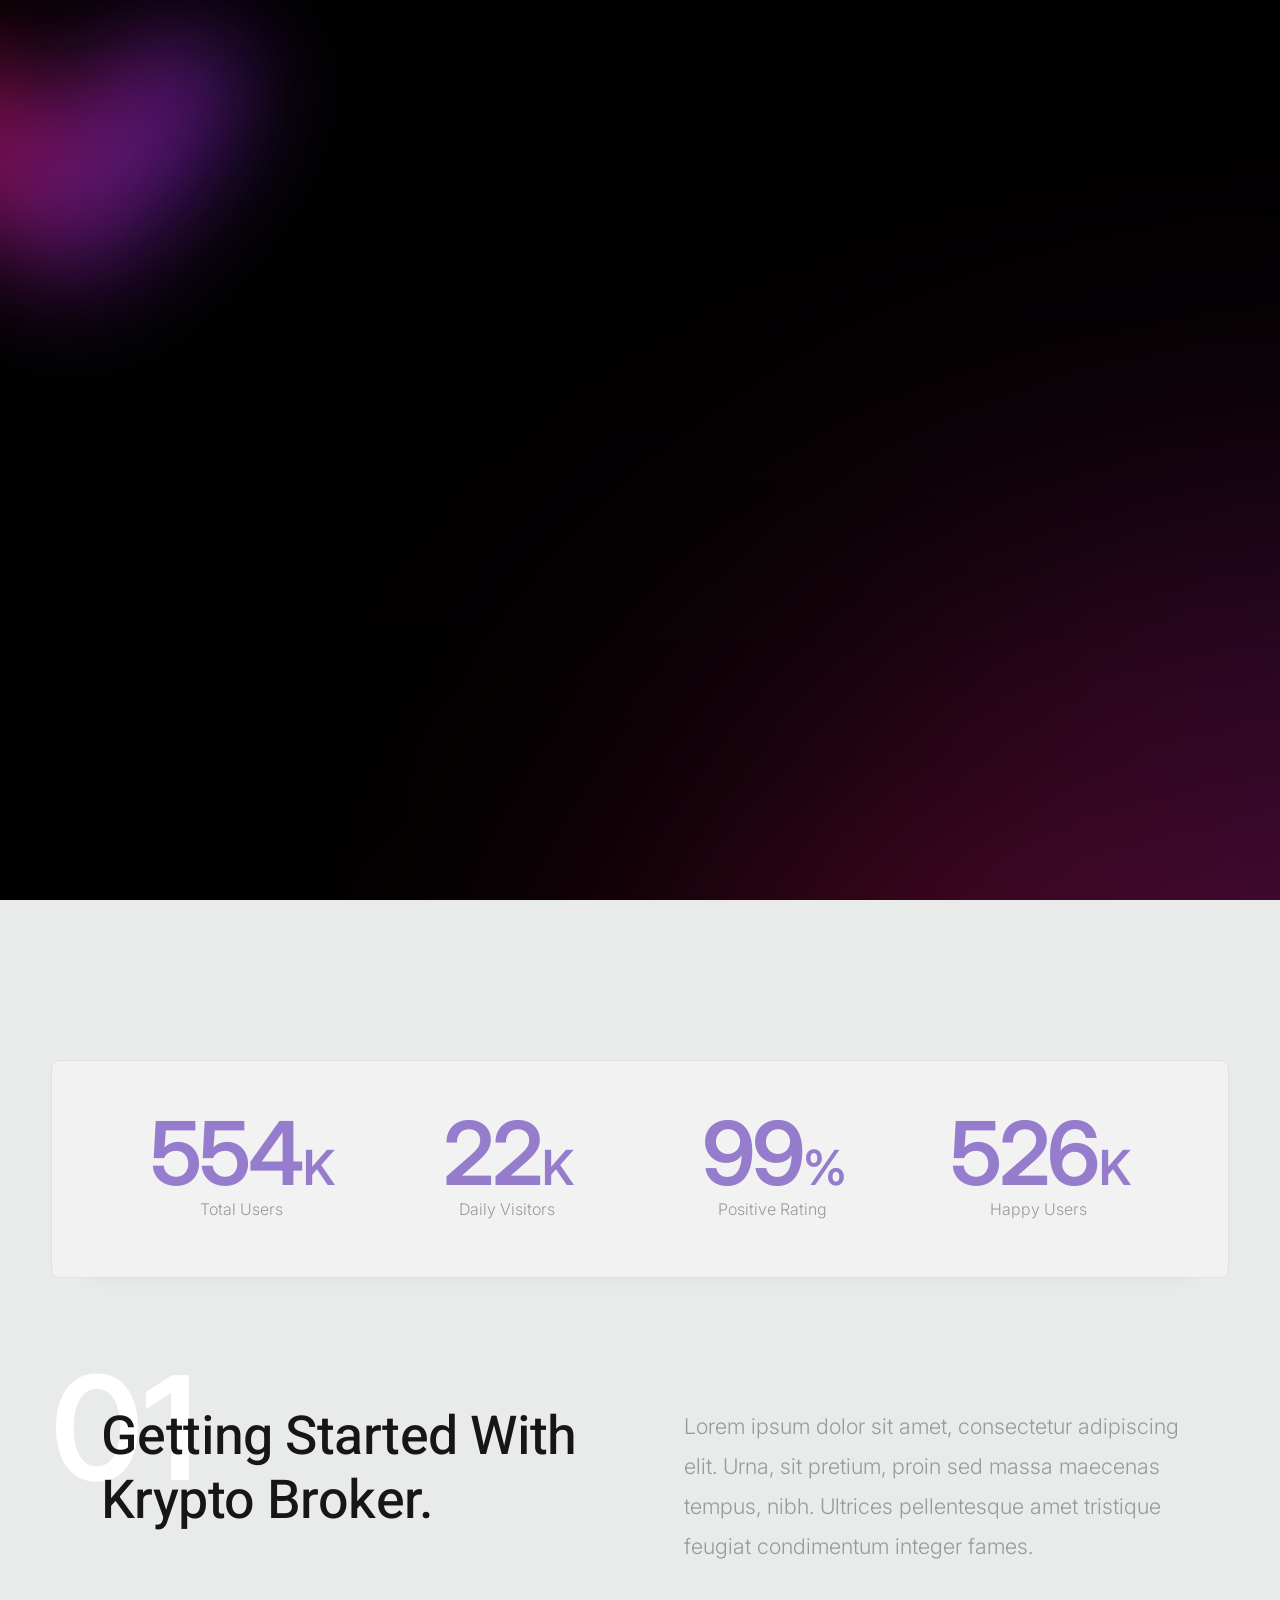
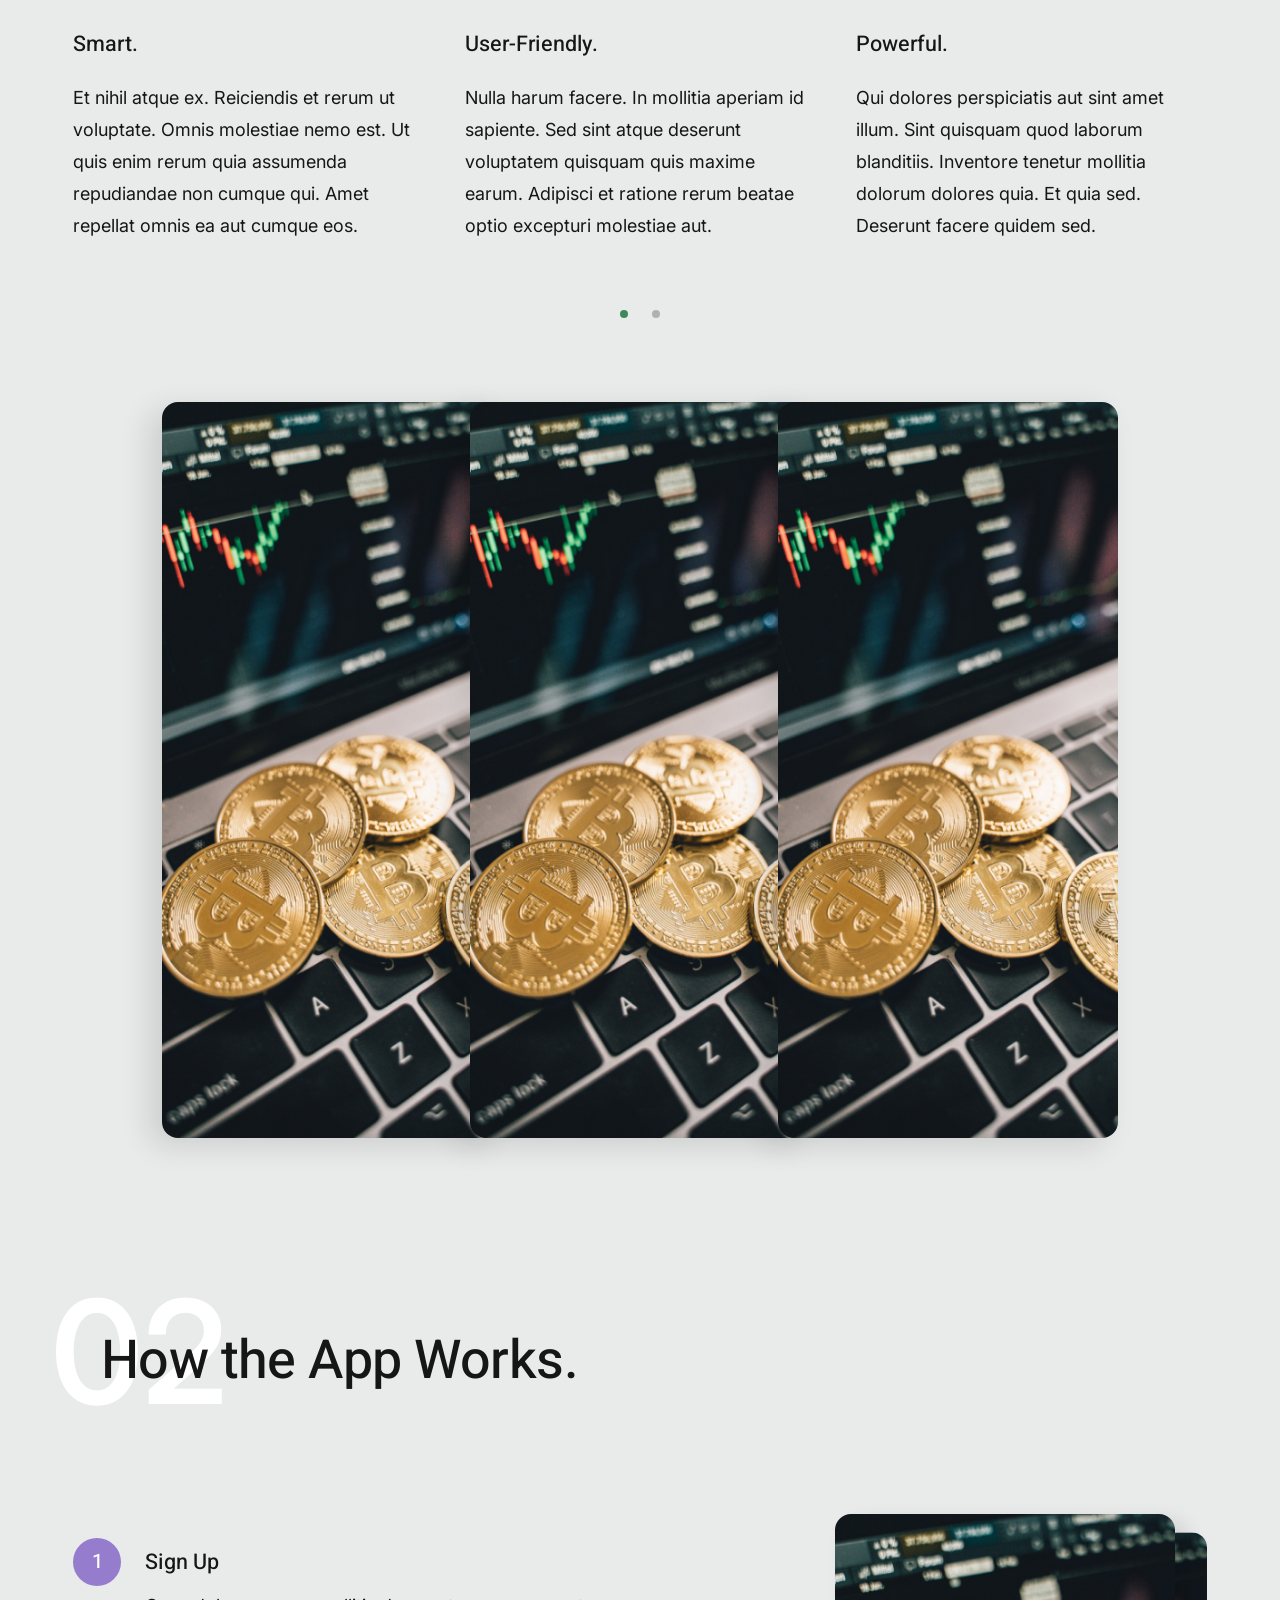
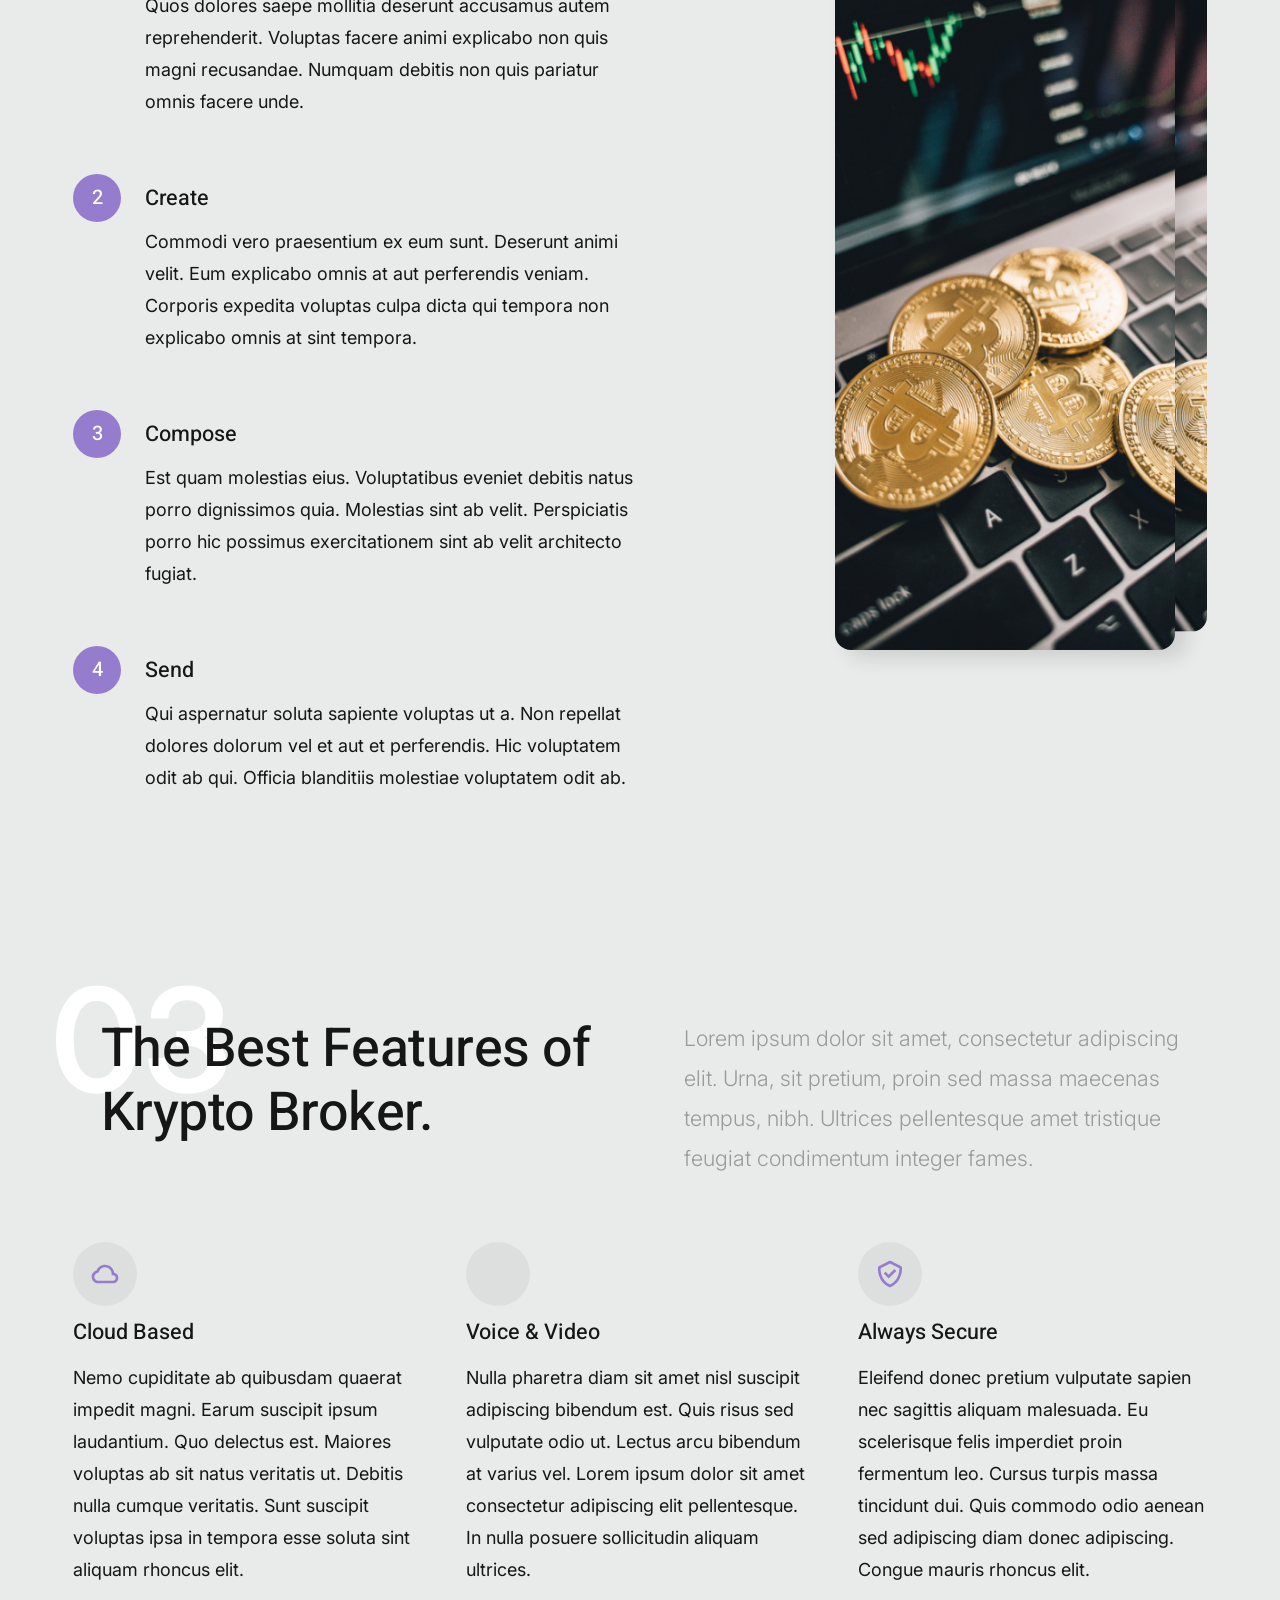
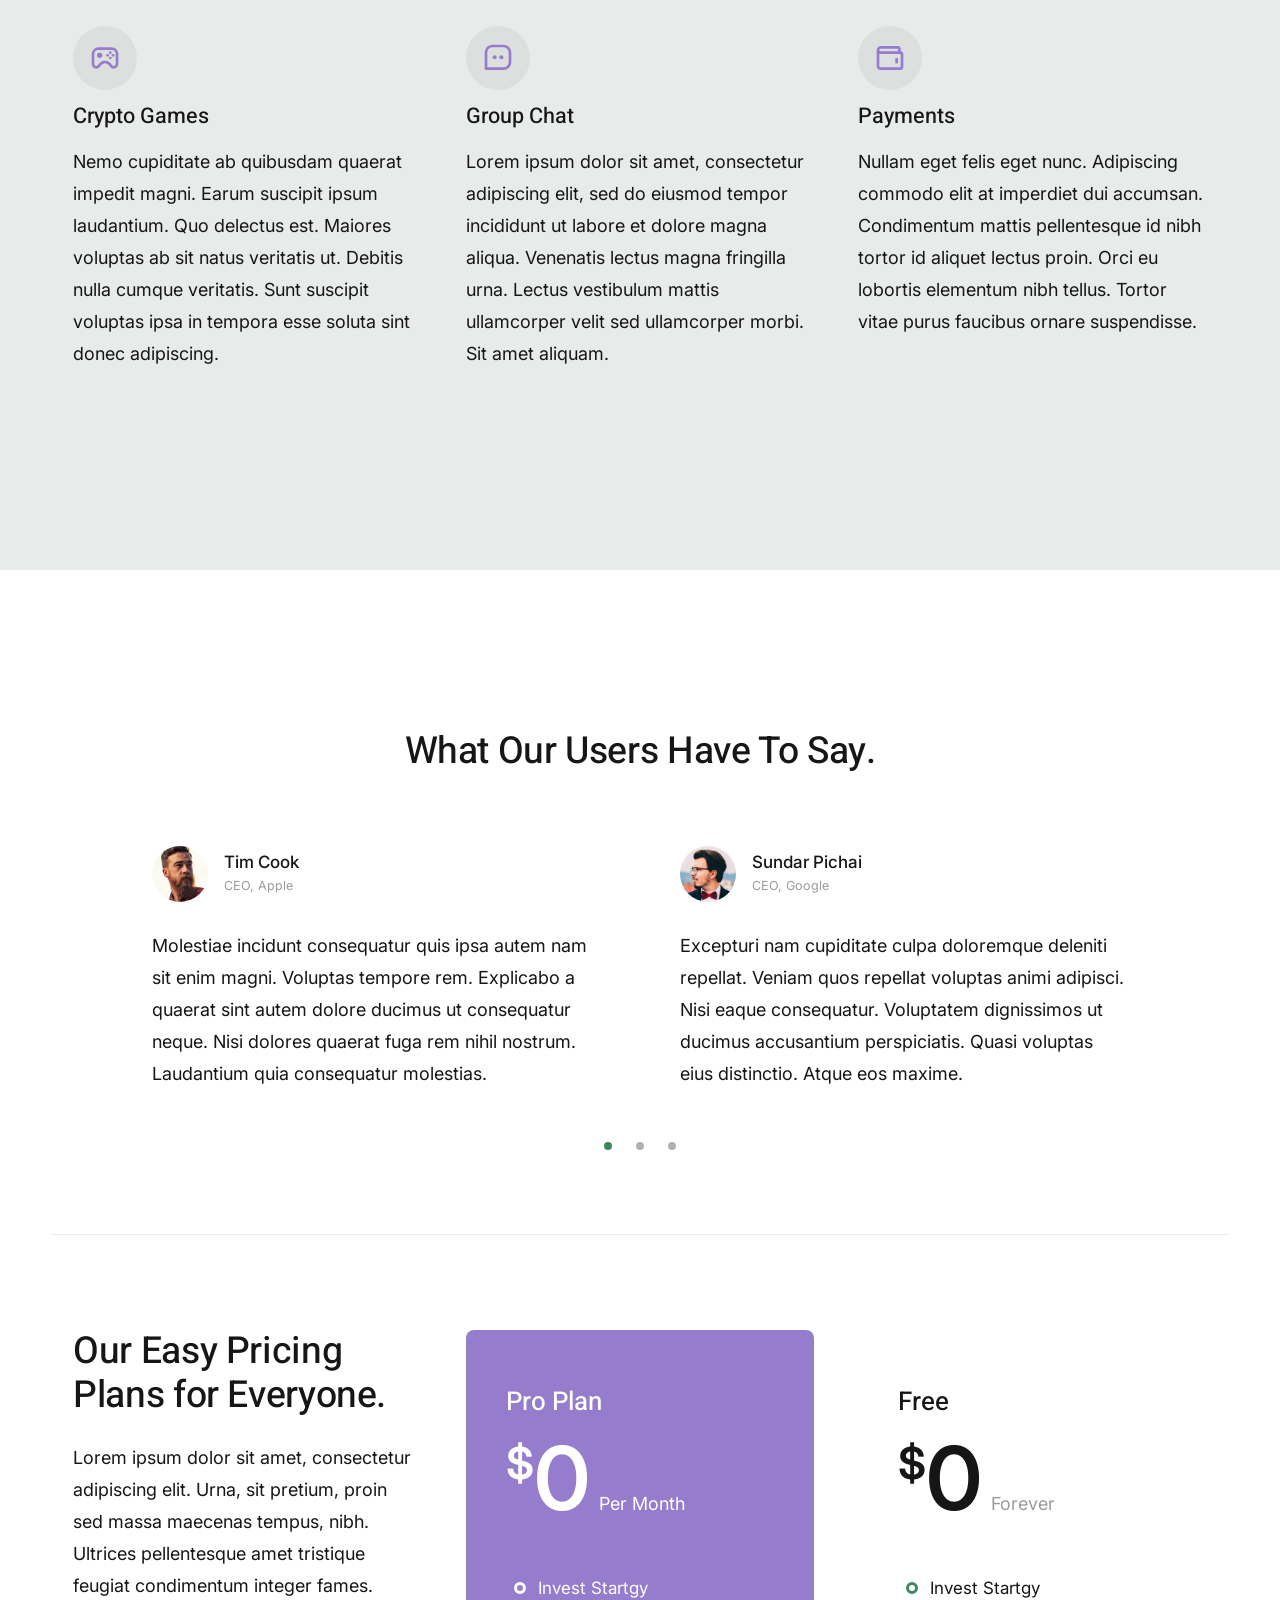
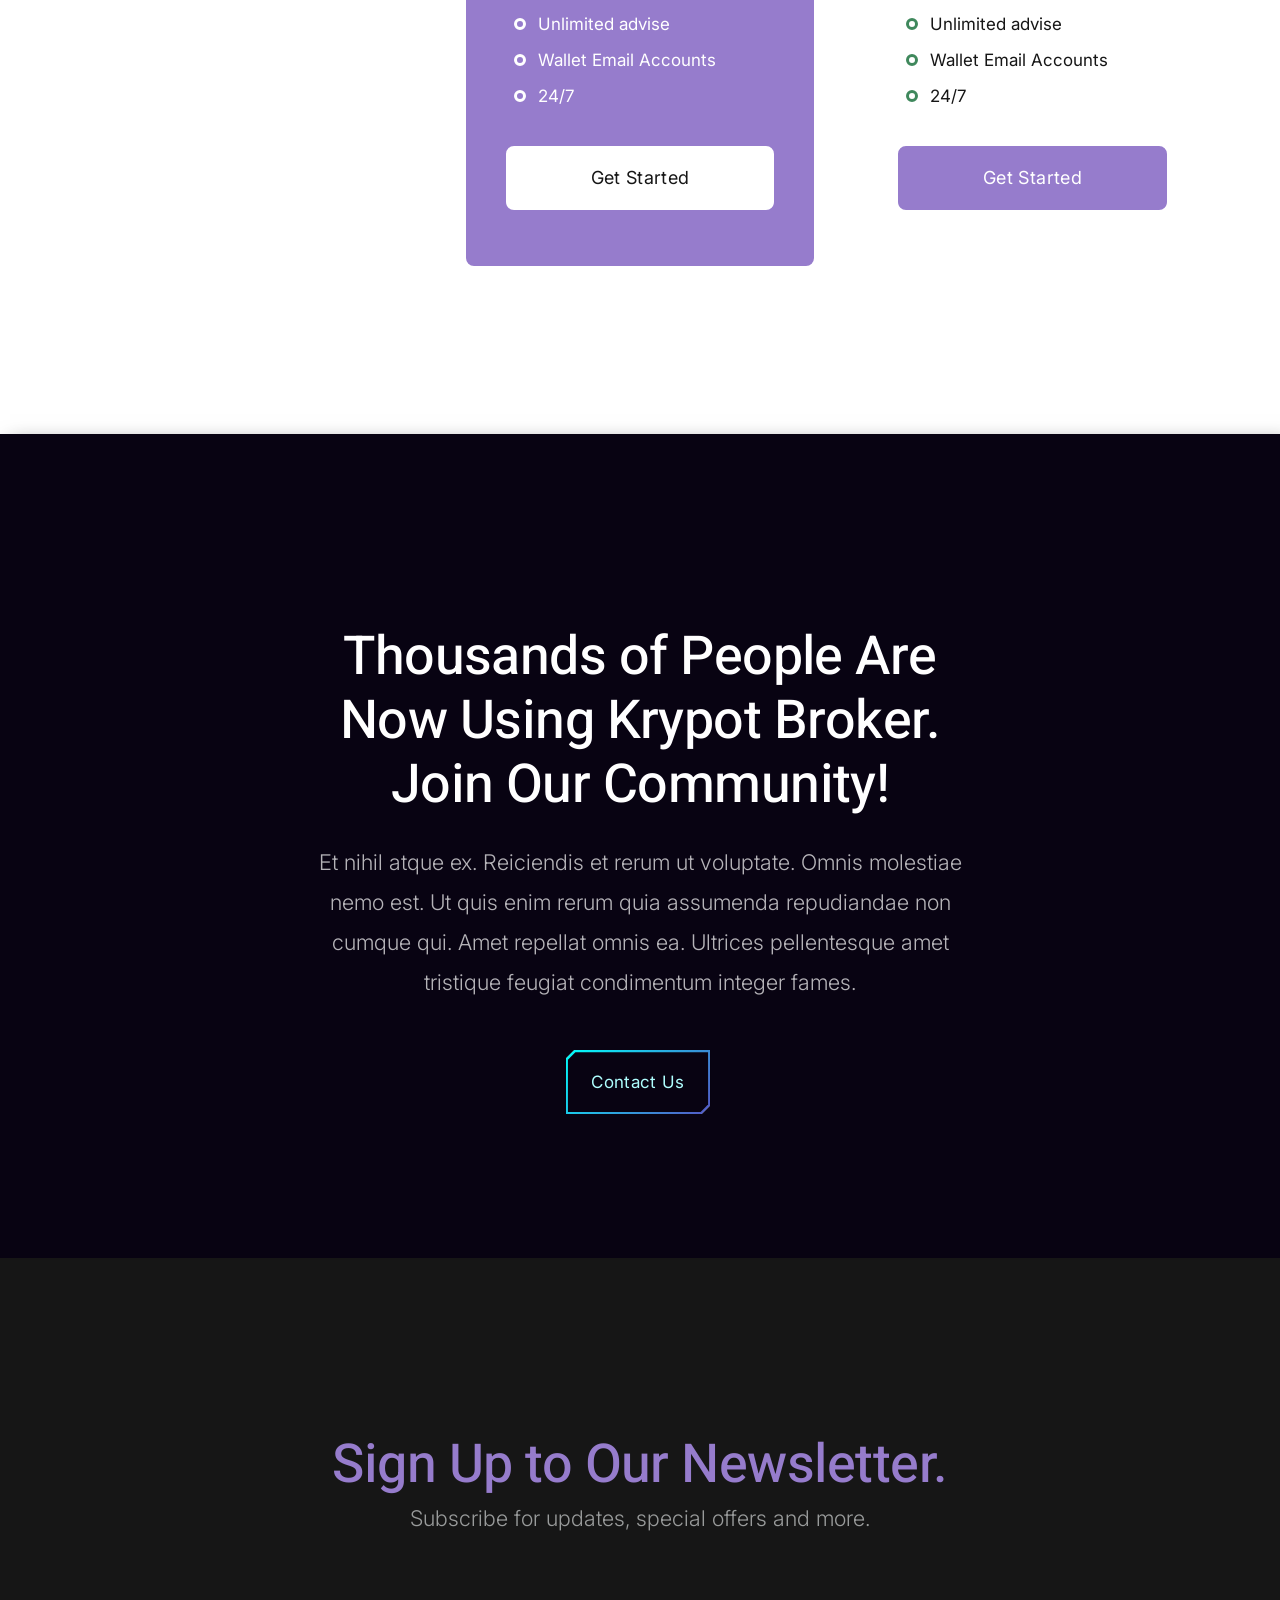
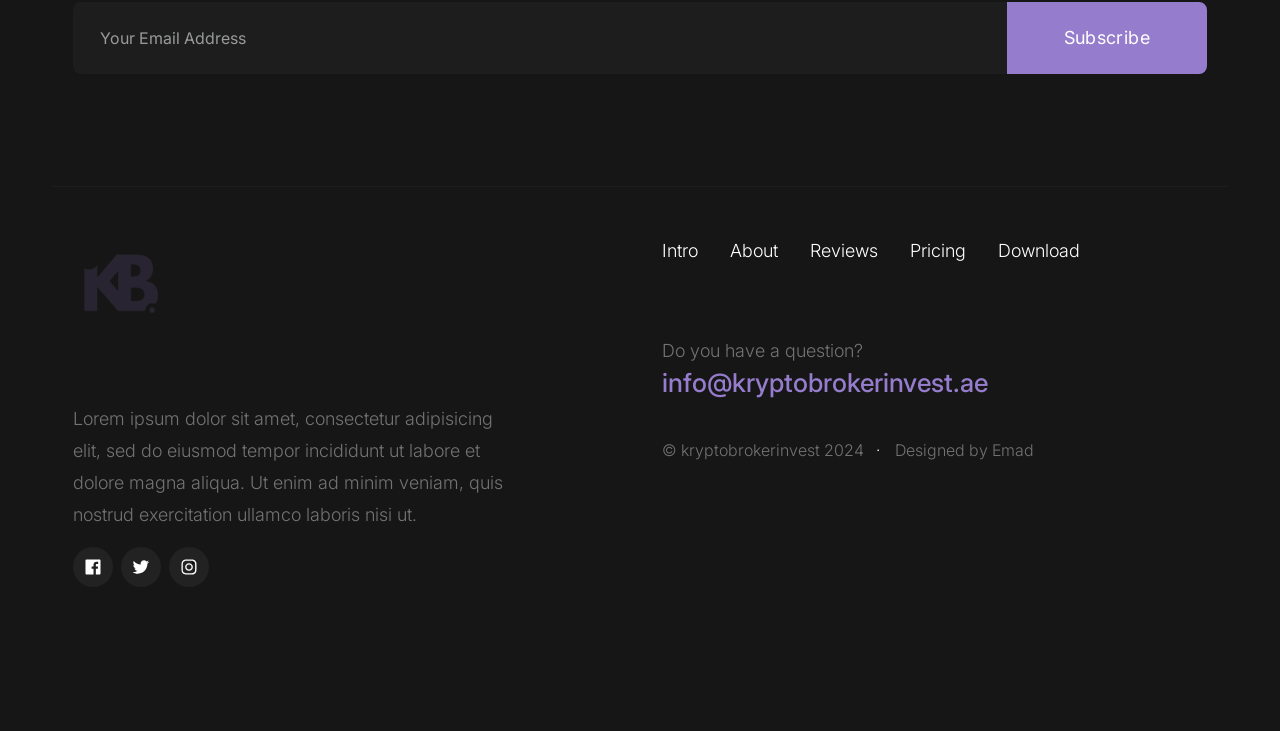
<file: index.html>
<!DOCTYPE html>
<html lang="en" class="no-js" >
<head>

    <!--- basic page needs
    ================================================== -->
    <meta charset="utf-8">
    <meta name="viewport" content="width=device-width, initial-scale=1">
    <title>Krypto Broker</title>

    <script>
        document.documentElement.classList.remove('no-js');
        document.documentElement.classList.add('js');
    </script>

    <!-- CSS
    ================================================== -->
    <link rel="stylesheet" href="css/vendor.css">
    <link rel="stylesheet" href="css/styles.css">

    <!-- favicons
    ================================================== -->
    <link rel="apple-touch-icon" sizes="180x180" href="apple-touch-icon.png">
    <link rel="icon" type="image/png" sizes="32x32" href="images/kbB.png">
    <link rel="icon" type="image/png" sizes="16x16" href="images/kbB.png">
    <link rel="manifest" href="site.webmanifest">

</head>


<body id="top">


    <!-- preloader
    ================================================== -->
    <div id="preloader">
        <div id="loader">
        </div>
    </div>


    <!-- page wrap
    ================================================== -->
    <div id="page" class="s-pagewrap">


        <!-- # site header 
        ================================================== -->
        <header class="s-header">

            <div class="row s-header__inner">

                <div class="s-header__block">
                    <div class="s-header__logo">
                        <a class="logo" href="index.html">
                            <img src="images/kbB.png" alt="Homepage">
                        </a>
                    </div>

                    <a class="s-header__menu-toggle" href="#0"><span>Menu</span></a>
                </div> <!-- end s-header__block -->

                <nav class="s-header__nav">
                    <ul>
                        <li class="current"><a href="#intro" class="smoothscroll">Intro</a></li>
                        <li><a href="#about" class="smoothscroll">About</a></li>
                        <li><a href="#pricing" class="smoothscroll">Pricing</a></li>
                        <li><a href="#download" class="smoothscroll">Download</a></li>
                    </ul>
                </nav>

                <div class="s-header__cta">
                    <a href="#download" class="btn1 btn--stroke s-header__cta-btn smoothscroll">Invest now</a>
                </div>

            </div> <!-- end s-header__inner -->

        </header> <!-- end s-header -->


        <!-- # site-content
        ================================================== -->
        <section id="content" class="s-content">


            <!-- intro
            ----------------------------------------------- -->
            <section id="intro" class="s-intro target-section">

                <div class="s-intro__bg">
                  <div class="s-intro__bg">
                   

                </div>

                </div>

                <div class="row s-intro__content">

                    <div class="column lg-12 s-intro__content-inner">
                        <div class="s-intro__content-left">
                            <h1 class="s-intro__content-title">
                            An Amazing Inviest <br>
                            That Does It All.
                            </h1>
                        </div>
                        <div class="s-intro__content-right">
                            <p class="s-intro__content-desc body-text-2">
                            Lorem ipsum dolor sit amet, consectetur adipiscing elit. 
                            Mattis lacus interdum dictum dolor sit amet lectus ornare nunc non.
                            </p> 

                            <div class="s-intro__content-buttons">
                                <a href="#download" class="btn1 btn--stroke smoothscroll">Get Started</a>
                                <!-- <a href="https://player.vimeo.com/video/14592941?color=00a650&title=0&byline=0&portrait=0" class="s-intro__content-video-btn">
                                    <svg xmlns="http://www.w3.org/2000/svg" width="24" height="24" viewBox="0 0 24 24" style="fill: rgba(0, 0, 0, 1);transform: ;msFilter:;"><path d="M7 6v12l10-6z"></path></svg> -->
                                </a>
                            </div>
                        </div>
                    </div> <!-- s-intro__content-inner -->

                </div> <!-- s-intro__content -->

                <ul class="s-intro__social">
                    <li>
                        <a href="">
                            <svg xmlns="http://www.w3.org/2000/svg" width="24" height="24" viewBox="0 0 24 24" style="fill:rgba(0, 0, 0, 1);transform:;-ms-filter:"><path d="M20,3H4C3.447,3,3,3.448,3,4v16c0,0.552,0.447,1,1,1h8.615v-6.96h-2.338v-2.725h2.338v-2c0-2.325,1.42-3.592,3.5-3.592 c0.699-0.002,1.399,0.034,2.095,0.107v2.42h-1.435c-1.128,0-1.348,0.538-1.348,1.325v1.735h2.697l-0.35,2.725h-2.348V21H20 c0.553,0,1-0.448,1-1V4C21,3.448,20.553,3,20,3z"></path></svg>
                            <span class="u-screen-reader-text">Facebook</span>
                        </a>
                    </li>
                    <li>
                        <a href="">
                            <svg xmlns="http://www.w3.org/2000/svg" width="24" height="24" viewBox="0 0 24 24" style="fill:rgba(0, 0, 0, 1);transform:;-ms-filter:"><path d="M19.633,7.997c0.013,0.175,0.013,0.349,0.013,0.523c0,5.325-4.053,11.461-11.46,11.461c-2.282,0-4.402-0.661-6.186-1.809 c0.324,0.037,0.636,0.05,0.973,0.05c1.883,0,3.616-0.636,5.001-1.721c-1.771-0.037-3.255-1.197-3.767-2.793 c0.249,0.037,0.499,0.062,0.761,0.062c0.361,0,0.724-0.05,1.061-0.137c-1.847-0.374-3.23-1.995-3.23-3.953v-0.05 c0.537,0.299,1.16,0.486,1.82,0.511C3.534,9.419,2.823,8.184,2.823,6.787c0-0.748,0.199-1.434,0.548-2.032 c1.983,2.443,4.964,4.04,8.306,4.215c-0.062-0.3-0.1-0.611-0.1-0.923c0-2.22,1.796-4.028,4.028-4.028 c1.16,0,2.207,0.486,2.943,1.272c0.91-0.175,1.782-0.512,2.556-0.973c-0.299,0.935-0.936,1.721-1.771,2.22 c0.811-0.088,1.597-0.312,2.319-0.624C21.104,6.712,20.419,7.423,19.633,7.997z"></path></svg>
                            <span class="u-screen-reader-text">Twitter</span>
                        </a>
                    </li>
                    <li>
                        <a href="">
                            <svg xmlns="http://www.w3.org/2000/svg" width="24" height="24" viewBox="0 0 24 24" style="fill:rgba(0, 0, 0, 1);transform:;-ms-filter:"><path d="M11.999,7.377c-2.554,0-4.623,2.07-4.623,4.623c0,2.554,2.069,4.624,4.623,4.624c2.552,0,4.623-2.07,4.623-4.624 C16.622,9.447,14.551,7.377,11.999,7.377L11.999,7.377z M11.999,15.004c-1.659,0-3.004-1.345-3.004-3.003 c0-1.659,1.345-3.003,3.004-3.003s3.002,1.344,3.002,3.003C15.001,13.659,13.658,15.004,11.999,15.004L11.999,15.004z"></path><circle cx="16.806" cy="7.207" r="1.078"></circle><path d="M20.533,6.111c-0.469-1.209-1.424-2.165-2.633-2.632c-0.699-0.263-1.438-0.404-2.186-0.42 c-0.963-0.042-1.268-0.054-3.71-0.054s-2.755,0-3.71,0.054C7.548,3.074,6.809,3.215,6.11,3.479C4.9,3.946,3.945,4.902,3.477,6.111 c-0.263,0.7-0.404,1.438-0.419,2.186c-0.043,0.962-0.056,1.267-0.056,3.71c0,2.442,0,2.753,0.056,3.71 c0.015,0.748,0.156,1.486,0.419,2.187c0.469,1.208,1.424,2.164,2.634,2.632c0.696,0.272,1.435,0.426,2.185,0.45 c0.963,0.042,1.268,0.055,3.71,0.055s2.755,0,3.71-0.055c0.747-0.015,1.486-0.157,2.186-0.419c1.209-0.469,2.164-1.424,2.633-2.633 c0.263-0.7,0.404-1.438,0.419-2.186c0.043-0.962,0.056-1.267,0.056-3.71s0-2.753-0.056-3.71C20.941,7.57,20.801,6.819,20.533,6.111z M19.315,15.643c-0.007,0.576-0.111,1.147-0.311,1.688c-0.305,0.787-0.926,1.409-1.712,1.711c-0.535,0.199-1.099,0.303-1.67,0.311 c-0.95,0.044-1.218,0.055-3.654,0.055c-2.438,0-2.687,0-3.655-0.055c-0.569-0.007-1.135-0.112-1.669-0.311 c-0.789-0.301-1.414-0.923-1.719-1.711c-0.196-0.534-0.302-1.099-0.311-1.669c-0.043-0.95-0.053-1.218-0.053-3.654 c0-2.437,0-2.686,0.053-3.655c0.007-0.576,0.111-1.146,0.311-1.687c0.305-0.789,0.93-1.41,1.719-1.712 c0.534-0.198,1.1-0.303,1.669-0.311c0.951-0.043,1.218-0.055,3.655-0.055c2.437,0,2.687,0,3.654,0.055 c0.571,0.007,1.135,0.112,1.67,0.311c0.786,0.303,1.407,0.925,1.712,1.712c0.196,0.534,0.302,1.099,0.311,1.669 c0.043,0.951,0.054,1.218,0.054,3.655c0,2.436,0,2.698-0.043,3.654H19.315z"></path></svg>
                            <span class="u-screen-reader-text">Instagram</span>
                        </a>
                    </li>
                </ul>  <!-- s-intro__social -->

                <div class="s-intro__scroll">
                    <a href="#about" class="smoothscroll">
                        <svg xmlns="http://www.w3.org/2000/svg" width="24" height="24" viewBox="0 0 24 24" style="fill: rgba(0, 0, 0, 1);transform: rotate(270deg);msFilter:progid:DXImageTransform.Microsoft.BasicImage(rotation=3);"><path d="M21 11H6.414l5.293-5.293-1.414-1.414L2.586 12l7.707 7.707 1.414-1.414L6.414 13H21z"></path></svg>
                        <span class="u-screen-reader-text">Scroll</span>
                    </a>
                </div> <!-- s-intro__scroll -->

            </section> <!-- end s-intro -->


            <!-- about
            ----------------------------------------------- -->
            <section id="about" class="s-about target-section">


                <!-- stats -->
                <div class="row block-lg-one-fourth block-tab-one-half block-stack s-about__stats">

                    <div class="column s-about__stats-item">
                        <div class="s-about__stats-count">554<span>k</span></div>
                        <h5>Total Users</h5>
                    </div>
                    <div class="column s-about__stats-item">
                        <div class="s-about__stats-count">22<span>k</span></div>
                        <h5>Daily Visitors</h5>
                    </div>
                    <div class="column s-about__stats-item">
                        <div class="s-about__stats-count">99<span>%</span></div>
                        <h5>Positive Rating</h5>
                    </div>
                    <div class="column s-about__stats-item">
                        <div class="s-about__stats-count">526<span>k</span></div>
                        <h5>Happy Users</h5>
                    </div>

                </div> <!-- end stats -->


                <!-- intro info -->
                <div class="s-about__info">

                    <div class="row section-header" data-num="01">
                        <div class="column lg-6 stack-on-1000 title-block">
                            <h2 class="title text-display-1">Getting Started With Krypto Broker.</h2>
                        </div>
                        <div class="column lg-6 stack-on-1000 desc-block">
                            <p class="desc lead">
                            Lorem ipsum dolor sit amet, consectetur adipiscing elit. Urna, sit pretium, 
                            proin sed massa maecenas tempus, nibh. Ultrices pellentesque amet tristique 
                            feugiat condimentum integer fames.
                            </p>
                        </div>
                    </div>

                    <div class="row s-about__info-slider-block">
                        <div class="column lg-12">

                            <div class="swiper-container s-about__info-slider">
                                <div class="swiper-wrapper">

                                    <div class="s-about__info-slide swiper-slide">
                                        <h4 class="h5">Smart.</h4>
                    
                                        <p>
                                        Et nihil atque ex. Reiciendis et rerum ut voluptate. Omnis molestiae nemo est. 
                                        Ut quis enim rerum quia assumenda repudiandae non cumque qui. Amet repellat 
                                        omnis ea aut cumque eos.
                                        </p>
                                    </div>  <!-- end s-about__info-slide  -->
                    
                                    <div class="s-about__info-slide swiper-slide">
                                        <h4 class="h5">User-Friendly.</h4>
                    
                                        <p>
                                        Nulla harum facere. In mollitia aperiam id sapiente. Sed sint atque deserunt 
                                        voluptatem quisquam quis maxime earum. Adipisci et ratione rerum beatae optio 
                                        excepturi molestiae aut.
                                        </p>
                                    </div>  <!-- end s-about__info-slide  -->
                    
                                    <div class="s-about__info-slide swiper-slide">
                                        <h4 class="h5">Powerful.</h4>
                    
                                        <p>
                                        Qui dolores perspiciatis aut sint amet illum. Sint quisquam quod laborum 
                                        blanditiis. Inventore tenetur mollitia dolorum dolores quia. Et quia sed. 
                                        Deserunt facere quidem sed.
                                        </p>
                                    </div>  <!-- end s-about__info-slide  -->
                    
                                    <div class="s-about__info-slide swiper-slide">
                                        <h4 class="h5">Secure.</h4>
                    
                                        <p>
                                        Exercitationem minima sed similique. Ducimus quis omnis voluptas et nulla. 
                                        Ad mollitia quibusdam autem quod omnis. Ipsa aspernatur voluptatem illum 
                                        possimus quasi magni.
                                        </p>
                                    </div>  <!-- end s-about__info-slide  -->

                                </div> <!-- swiper-wrapper -->

                                <div class="swiper-pagination"></div>

                            </div> <!-- end swiper-container -->

                        </div>
                    </div> <!-- end s-about__info-slider-block -->

                </div> <!-- end s-about__info -->


                <!-- screens -->
                <div class="row s-about__screens-block">
                    <div class="column lg-12">

                        <div class="s-about__screens">
                            <div class="s-about__screen">
                                <img src="images/screens/sc1.png"
                                     srcset="images/screens/sc1.png 1x, images/screens/sc1.png 2x" alt="">
                            </div>
                            <div class="s-about__screen">
                                <img src="images/screens/sc1.png"
                                     srcset="images/screens/sc1.png 1x, images/screens/sc1.png 2x" alt="">
                            </div>
                            <div class="s-about__screen">
                                <img src="images/screens/sc1.png"
                                     srcset="images/screens/sc1.png 1x, images/screens/sc1.png 2x" alt="">
                            </div>
                        </div>

                    </div>
                </div> <!-- end screens -->


                <!-- how-to -->
                <div class="s-about__howto">

                    <div class="row section-header" data-num="02">
                        <div class="column lg-12 title-block">
                            <h2 class="title text-display-1">How the App Works.</h2>
                        </div>
                    </div>

                    <div class="row s-about__howto-content">

                        <div class="column s-about__howto-process-block">

                            <div class="s-about__howto-process">
                                <div class="s-about__howto-process-step">
                                    <h3 class="h5">Sign Up</h3>
                                    <p>
                                    Quos dolores saepe mollitia deserunt accusamus autem reprehenderit. Voluptas facere animi explicabo non quis magni recusandae. 
                                    Numquam debitis non quis pariatur omnis facere unde. 
                                    </p>
                                </div>
                                <div class="s-about__howto-process-step">
                                    <h3 class="h5">Create</h3>
                                    <p>
                                    Commodi vero praesentium ex eum sunt. Deserunt animi velit. Eum explicabo omnis at aut perferendis veniam. Corporis expedita 
                                    voluptas culpa dicta qui tempora non explicabo omnis at sint tempora.
                                    </p>
                                </div>
                                <div class="s-about__howto-process-step">
                                    <h3 class="h5">Compose</h3>
                                    <p>
                                    Est quam molestias eius. Voluptatibus eveniet debitis natus porro dignissimos quia. Molestias sint ab velit. Perspiciatis porro 
                                    hic possimus exercitationem sint ab velit architecto fugiat. 
                                    </p>
                                </div>
                                <div class="s-about__howto-process-step">
                                    <h3 class="h5">Send</h3>
                                    <p>
                                    Qui aspernatur soluta sapiente voluptas ut a. Non repellat dolores dolorum vel et aut et perferendis. Hic voluptatem odit ab qui. 
                                    Officia blanditiis molestiae voluptatem odit ab. 
                                    </p>
                                </div>
                            </div> <!-- end how-to process -->

                        </div>

                        <div class="column s-about__howto-screens-block">

                            <div class="s-about__howto-screens">
                                <img src="images/screens/sc1.png"
                                     srcset="images/screens/sc1.png 1x, images/screens/sc1.png 2x" alt="">
                                <img src="images/screens/sc1.png"
                                     srcset="images/screens/sc1.png 1x, images/screens/sc1.png 2x" alt="">
                            </div>

                        </div>

                    </div>
        
                </div> <!-- end how-to -->


                <!-- features -->
                <div class="s-about__features">

                    <div class="row section-header" data-num="03">
                        <div class="column lg-6 stack-on-1000 title-block">
                            <h2 class="title text-display-1">The Best Features of Krypto Broker.</h2>
                        </div>
                        <div class="column lg-6 stack-on-1000 desc-block">
                            <p class="desc lead">
                            Lorem ipsum dolor sit amet, consectetur adipiscing elit. Urna, sit pretium, 
                            proin sed massa maecenas tempus, nibh. Ultrices pellentesque amet tristique 
                            feugiat condimentum integer fames.
                            </p>
                        </div>
                    </div>

                    <div class="row s-about__feature-list block-lg-one-third">
    
                        <div class="column s-about__feature-item">
                            <div class="s-about__feature-icon-block">
                                <svg xmlns="http://www.w3.org/2000/svg" width="24" height="24" viewBox="0 0 24 24" style="fill: rgba(0, 0, 0, 1);transform: ;msFilter:;"><path d="M18.944 11.112C18.507 7.67 15.56 5 12 5 9.244 5 6.85 6.611 5.757 9.15 3.609 9.792 2 11.82 2 14c0 2.757 2.243 5 5 5h11c2.206 0 4-1.794 4-4a4.01 4.01 0 0 0-3.056-3.888zM18 17H7c-1.654 0-3-1.346-3-3 0-1.404 1.199-2.756 2.673-3.015l.581-.102.192-.558C8.149 8.274 9.895 7 12 7c2.757 0 5 2.243 5 5v1h1c1.103 0 2 .897 2 2s-.897 2-2 2z"></path></svg>
                            </div>
                            <div class="s-about__feature-text">
                                <h3 class="h5">Cloud Based</h3>
                                <p>Nemo cupiditate ab quibusdam quaerat impedit magni. Earum suscipit ipsum laudantium. 
                                Quo delectus est. Maiores voluptas ab sit natus veritatis ut. Debitis nulla cumque veritatis.
                                Sunt suscipit voluptas ipsa in tempora esse soluta sint aliquam rhoncus elit.
                                </p>
                            </div>
                        </div>
            
                        <div class="column s-about__feature-item">
                            <div class="s-about__feature-icon-block">
                                <!-- <svg xmlns="http://www.w3.org/2000/svg" width="24" height="24" viewBox="0 0 24 24" style="fill: rgba(0, 0, 0, 1);transform: ;msFilter:;"><path d="M18 7c0-1.103-.897-2-2-2H4c-1.103 0-2 .897-2 2v10c0 1.103.897 2 2 2h12c1.103 0 2-.897 2-2v-3.333L22 17V7l-4 3.333V7zm-1.998 10H4V7h12l.001 4.999L16 12l.001.001.001 4.999z"></path></svg> -->
                            </div>
                            <div class="s-about__feature-text">
                                <h3 class="h5">Voice & Video</h3>
                                <p>Nulla pharetra diam sit amet nisl suscipit adipiscing bibendum est. Quis risus sed vulputate 
                                odio ut. Lectus arcu bibendum at varius vel. Lorem ipsum dolor sit amet consectetur adipiscing 
                                elit pellentesque. In nulla posuere sollicitudin aliquam ultrices.
                                </p>
                            </div>
                        </div>
            
                        <div class="column s-about__feature-item">
                            <div class="s-about__feature-icon-block">
                                <svg xmlns="http://www.w3.org/2000/svg" width="24" height="24" viewBox="0 0 24 24" style="fill: rgba(0, 0, 0, 1);transform: ;msFilter:;"><path d="M20.995 6.9a.998.998 0 0 0-.548-.795l-8-4a1 1 0 0 0-.895 0l-8 4a1.002 1.002 0 0 0-.547.795c-.011.107-.961 10.767 8.589 15.014a.987.987 0 0 0 .812 0c9.55-4.247 8.6-14.906 8.589-15.014zM12 19.897C5.231 16.625 4.911 9.642 4.966 7.635L12 4.118l7.029 3.515c.037 1.989-.328 9.018-7.029 12.264z"></path><path d="m11 12.586-2.293-2.293-1.414 1.414L11 15.414l5.707-5.707-1.414-1.414z"></path></svg>
                            </div>
                            <div class="s-about__feature-text">
                                <h3 class="h5">Always Secure</h3>
                                <p>Eleifend donec pretium vulputate sapien nec sagittis aliquam malesuada. Eu scelerisque felis 
                                imperdiet proin fermentum leo. Cursus turpis massa tincidunt dui. Quis commodo odio aenean sed 
                                adipiscing diam donec adipiscing. Congue mauris rhoncus elit.
                                </p>
                            </div>
                        </div>
            
                        <div class="column s-about__feature-item">
                            <div class="s-about__feature-icon-block">
                                <svg xmlns="http://www.w3.org/2000/svg" viewBox="0 0 24 24" width="24" height="24" style="fill: rgba(0, 0, 0, 1);transform: ;msFilter:;"><path d="M22 8.65A5 5 0 0 0 17 4H7a5 5 0 0 0-5 4.74A2 2 0 0 0 2 9v7.5A3.48 3.48 0 0 0 5.5 20c1.43 0 2.32-1.06 3.19-2.09.32-.37.65-.76 1-1.1a4.81 4.81 0 0 1 1.54-.75 6.61 6.61 0 0 1 1.54 0 4.81 4.81 0 0 1 1.54.75c.35.34.68.73 1 1.1.87 1 1.76 2.09 3.19 2.09a3.48 3.48 0 0 0 3.5-3.5V9a2.09 2.09 0 0 0 0-.26zm-2 7.85a1.5 1.5 0 0 1-1.5 1.5c-.5 0-1-.64-1.66-1.38-.34-.39-.72-.85-1.15-1.26a6.68 6.68 0 0 0-2.46-1.25 6.93 6.93 0 0 0-2.46 0 6.68 6.68 0 0 0-2.46 1.25c-.43.41-.81.87-1.15 1.26C6.54 17.36 6 18 5.5 18A1.5 1.5 0 0 1 4 16.5V9a.77.77 0 0 0 0-.15A3 3 0 0 1 7 6h10a3 3 0 0 1 3 2.72v.12A.86.86 0 0 0 20 9z"></path><circle cx="16" cy="12" r="1"></circle><circle cx="18" cy="10" r="1"></circle><circle cx="16" cy="8" r="1"></circle><circle cx="14" cy="10" r="1"></circle><circle cx="8" cy="10" r="2"></circle></svg>
                            </div>
                            <div class="s-about__feature-text">
                                <h3 class="h5">Crypto Games</h3>
                                <p>Nemo cupiditate ab quibusdam quaerat impedit magni. Earum suscipit ipsum laudantium. 
                                Quo delectus est. Maiores voluptas ab sit natus veritatis ut. Debitis nulla cumque veritatis.
                                Sunt suscipit voluptas ipsa in tempora esse soluta sint donec adipiscing.
                                </p>
                            </div>
                        </div>
            
                        <div class="column s-about__feature-item">
                            <div class="s-about__feature-icon-block">
                                <svg xmlns="http://www.w3.org/2000/svg" width="24" height="24" viewBox="0 0 24 24" style="fill: rgba(0, 0, 0, 1);transform: ;msFilter:;"><path d="M16 2H8C4.691 2 2 4.691 2 8v12a1 1 0 0 0 1 1h13c3.309 0 6-2.691 6-6V8c0-3.309-2.691-6-6-6zm4 13c0 2.206-1.794 4-4 4H4V8c0-2.206 1.794-4 4-4h8c2.206 0 4 1.794 4 4v7z"></path><circle cx="9.5" cy="11.5" r="1.5"></circle><circle cx="14.5" cy="11.5" r="1.5"></circle></svg>
                            </div>
                            <div class="s-about__feature-text">
                                <h3 class="h5">Group Chat</h3>
                                <p>Lorem ipsum dolor sit amet, consectetur adipiscing elit, sed do eiusmod tempor incididunt 
                                ut labore et dolore magna aliqua. Venenatis lectus magna fringilla urna. Lectus vestibulum 
                                mattis ullamcorper velit sed ullamcorper morbi. Sit amet aliquam.
                                </p>
                            </div>
                        </div>
                
                        <div class="column s-about__feature-item">
                            <div class="s-about__feature-icon-block">
                                <svg xmlns="http://www.w3.org/2000/svg" width="24" height="24" viewBox="0 0 24 24" style="fill: rgba(0, 0, 0, 1);transform: ;msFilter:;"><path d="M16 12h2v4h-2z"></path><path d="M20 7V5c0-1.103-.897-2-2-2H5C3.346 3 2 4.346 2 6v12c0 2.201 1.794 3 3 3h15c1.103 0 2-.897 2-2V9c0-1.103-.897-2-2-2zM5 5h13v2H5a1.001 1.001 0 0 1 0-2zm15 14H5.012C4.55 18.988 4 18.805 4 18V8.815c.314.113.647.185 1 .185h15v10z"></path></svg>
                            </div>
                            <div class="s-about__feature-text">
                                <h3 class="h5">Payments</h3>
                                <p>Nullam eget felis eget nunc. Adipiscing commodo elit at imperdiet dui accumsan. Condimentum 
                                mattis pellentesque id nibh tortor id aliquet lectus proin. Orci eu lobortis elementum nibh 
                                tellus. Tortor vitae purus faucibus ornare suspendisse.
                                </p>
                            </div>
                        </div>
            
                    </div> <!-- end features-list -->

                </div> <!-- end features -->

            </section> <!-- end s-about -->


            <!-- testimonials
            ----------------------------------------------- -->
            <section id="testimonials" class="s-testimonials">

                <div class="row narrow text-center s-testimonials__header">
                    <div class="column lg-12">
                        <h3 class="h2">What Our Users Have To Say.</h3>
                    </div>
                </div>

                <div class="row s-testimonials__content">
                    <div class="column lg-12">
        
                        <div class="swiper-container s-testimonials__slider">
        
                            <div class="swiper-wrapper">
    
                                <div class="s-testimonials__slide swiper-slide">
                                    <div class="s-testimonials__author">
                                        <img src="images/avatars/user-02.jpg" alt="Author image" class="s-testimonials__avatar">
                                        <cite class="s-testimonials__cite">
                                            <strong>Tim Cook</strong>
                                            <span>CEO, Apple</span>
                                        </cite>
                                    </div>
                                    <p>
                                    Molestiae incidunt consequatur quis ipsa autem nam sit enim magni. Voluptas tempore rem. 
                                    Explicabo a quaerat sint autem dolore ducimus ut consequatur neque. Nisi dolores quaerat fuga rem nihil nostrum.
                                    Laudantium quia consequatur molestias.
                                    </p>
                                </div> <!-- end s-testimonials__slide -->
                
                                <div class="s-testimonials__slide swiper-slide">
                                    <div class="s-testimonials__author">
                                        <img src="images/avatars/user-03.jpg" alt="Author image" class="s-testimonials__avatar">
                                        <cite class="s-testimonials__cite">
                                            <strong>Sundar Pichai</strong>
                                            <span>CEO, Google</span>
                                        </cite>
                                    </div>
                                    <p>
                                    Excepturi nam cupiditate culpa doloremque deleniti repellat. Veniam quos repellat voluptas animi adipisci.
                                    Nisi eaque consequatur. Voluptatem dignissimos ut ducimus accusantium perspiciatis.
                                    Quasi voluptas eius distinctio. Atque eos maxime.
                                    </p>
                                </div> <!-- end s-testimonials__slide -->
                
                                <div class="s-testimonials__slide swiper-slide">
                                    <div class="s-testimonials__author">
                                        <img src="images/avatars/user-01.jpg" alt="Author image" class="s-testimonials__avatar">
                                        <cite class="s-testimonials__cite">
                                            <strong>Satya Nadella</strong>
                                            <span>CEO, Microsoft</span>
                                        </cite>
                                    </div>
                                    <p>
                                    Repellat dignissimos libero. Qui sed at corrupti expedita voluptas odit. Nihil ea quia nesciunt. Ducimus aut sed ipsam.  
                                    Autem eaque officia cum exercitationem sunt voluptatum accusamus. Quasi voluptas eius distinctio.
                                    Voluptatem dignissimos ut.
                                    </p>
                                </div> <!-- end s-testimonials__slide -->
        
                                <div class="s-testimonials__slide swiper-slide">
                                    <div class="s-testimonials__author">
                                        <img src="images/avatars/user-06.jpg" alt="Author image" class="s-testimonials__avatar">
                                        <cite class="s-testimonials__cite">
                                            <strong>Jeff Bezos</strong>
                                            <span>CEO, Amazon</span>
                                        </cite>
                                    </div>
                                    <p>
                                    Nunc interdum lacus sit amet orci. Vestibulum dapibus nunc ac augue. Fusce vel dui. In ac felis 
                                    quis tortor malesuada pretium. Curabitur vestibulum aliquam leo. Qui sed at corrupti expedita voluptas odit. 
                                    Nihil ea quia nesciunt. Ducimus aut sed ipsam.
                                    </p>
                                </div> <!-- end s-testimonials__slide -->
            
                            </div> <!-- end swiper-wrapper -->
        
                            <div class="swiper-pagination"></div>
        
                        </div> <!-- end swiper-container -->
        
                    </div> <!-- end column -->
                </div> <!-- end s-testimonials__content -->

            </section> <!-- end testimonials -->


            <!-- pricing
            ----------------------------------------------- -->
            <section id="pricing" class="s-pricing target-section">
                <div class="row s-pricing__content">

                    <div class="column lg-4 md-12 s-pricing__header">
                        <h3 class="h2">Our Easy Pricing Plans for Everyone.</h3>
                        <p>
                        Lorem ipsum dolor sit amet, consectetur adipiscing elit. 
                        Urna, sit pretium, proin sed massa maecenas tempus, nibh. 
                        Ultrices pellentesque amet tristique feugiat condimentum integer fames. 
                        </p>
                    </div> <!-- end s-pricing__header -->

                    <div class="column lg-8 md-12 s-pricing__plans">
                        <div class="row plans block-lg-one-half block-tab-whole">

                            <div class="column item-plan item-plan--popular">
                                <div class="item-plan__block"> 

                                    <div class="item-plan__top-part">
                                        <h3 class="item-plan__title">Pro Plan</h3>
                                        <p class="item-plan__price"><sup>$</sup>0</p>
                                        <p class="item-plan__per">Per Month</p>
                                    </div>
                
                                    <div class="item-plan__bottom-part">
                                        <ul class="item-plan__features">
                                            <li><span>Invest</span> Startgy</li>
                                            <li><span>Unlimited</span> advise</li>
                                            <li><span>Wallet</span> Email Accounts</li>
                                            <li>24/7</li>
                                        </ul>
                
                                        <a class="btn btn--primary u-fullwidth" href="#0">Get Started</a>
                                    </div>
                                
                                </div>
                            </div> <!-- end item-plan -->
                            <div class="column item-plan">
                                <div class="item-plan__block"> 

                                    <div class="item-plan__top-part">
                                        <h3 class="item-plan__title">Free</h3>
                                        <p class="item-plan__price"><sup>$</sup>0</p>
                                        <p class="item-plan__per">Forever</p>
                                    </div>
                
                                    <div class="item-plan__bottom-part">
                                        <ul class="item-plan__features">
                                            <li><span>Invest</span> Startgy</li>
                                            <li><span>Unlimited</span> advise</li>
                                            <li><span>Wallet</span> Email Accounts</li>
                                            <li>24/7</li>
                                        </ul>
                
                                        <a class="btn btn--primary u-fullwidth" href="#0">Get Started</a>
                                    </div>  
                                
                                </div>
                            </div> <!-- end item-plan -->
                        </div>
                    </div> <!-- end s-pricing__plans -->

                </div> <!-- end s-pricing__content -->
            </section> <!-- end pricing -->


            <!-- download
            ----------------------------------------------- -->
            <section id="download" class="btn2 s-download target-section">
                <div class="row s-download__header">
                    <div class="column lg-12">
                        <h2 class="text-display-1">Thousands of People Are Now Using Krypot Broker. Join Our Community!</h2>
                        <p class="lead">
                        Et nihil atque ex. Reiciendis et rerum ut voluptate. Omnis molestiae nemo est. 
                        Ut quis enim rerum quia assumenda repudiandae non cumque qui. Amet repellat 
                        omnis ea. Ultrices pellentesque amet tristique feugiat condimentum integer fames. 
                        </p>
                    </div>
                </div>
                <div class="row s-download__badges-block">
                    <div class="column lg-12 s-download__badges">
                        <button class="btn1">Contact Us</button>
                    </div>
                </div>
            </section>


        </section> <!-- end s-content -->


        <!-- # site-footer
        ================================================== -->
        <footer id="colophon" class="s-footer footer">

            <div class="row s-footer__top">
                <div class="column lg-12 text-center">
                    <h2 class="text-display-1">
                        Sign Up to Our Newsletter.
                    </h2>
                    <p class="lead">
                        Subscribe for updates, special offers and more.
                    </p>
                </div>
                <div class="column lg-12 s-footer__subscribe">
                    <div class="subscribe-form">
                        <form id="mc-form" class="mc-form">
                            <input type="email" name="EMAIL" id="mce-EMAIL" class="u-fullwidth text-center" placeholder="Your Email Address" title="The domain portion of the email address is invalid (the portion after the @)." pattern="^([^\x00-\x20\x22\x28\x29\x2c\x2e\x3a-\x3c\x3e\x40\x5b-\x5d\x7f-\xff]+|\x22([^\x0d\x22\x5c\x80-\xff]|\x5c[\x00-\x7f])*\x22)(\x2e([^\x00-\x20\x22\x28\x29\x2c\x2e\x3a-\x3c\x3e\x40\x5b-\x5d\x7f-\xff]+|\x22([^\x0d\x22\x5c\x80-\xff]|\x5c[\x00-\x7f])*\x22))*\x40([^\x00-\x20\x22\x28\x29\x2c\x2e\x3a-\x3c\x3e\x40\x5b-\x5d\x7f-\xff]+|\x5b([^\x0d\x5b-\x5d\x80-\xff]|\x5c[\x00-\x7f])*\x5d)(\x2e([^\x00-\x20\x22\x28\x29\x2c\x2e\x3a-\x3c\x3e\x40\x5b-\x5d\x7f-\xff]+|\x5b([^\x0d\x5b-\x5d\x80-\xff]|\x5c[\x00-\x7f])*\x5d))*(\.\w{2,})+$" required>
                            <input type="submit" name="subscribe" value="Subscribe" class="btn btn--primary u-fullwidth">
                            <!-- <div style="position: absolute; left: -5000px;" aria-hidden="true"><input type="text" name="b_cdb7b577e41181934ed6a6a44_9a91cfe7b3" tabindex="-1" value=""></div> -->
                            <div class="mc-status"></div>
                        </form>
                    </div>
                </div>
            </div>
    
            <div class="row s-footer__bottom">
                <div class="column lg-5 md-6 stack-on-900">
                    <div class="footer__logo">
                        <a href="index.html">
                            <img src="images/kbB.png" alt="Homepage">
                            

                        </a>
                       
                    </div>
    
                    <p>
                    Lorem ipsum dolor sit amet, consectetur adipisicing elit, sed 
                    do eiusmod tempor incididunt ut labore et dolore magna aliqua. 
                    Ut enim ad minim veniam, quis nostrud exercitation ullamco 
                    laboris nisi ut.
                    </p>
    
                    <ul class="s-footer__social">
                        <li>
                            <a href="">
                                <svg xmlns="http://www.w3.org/2000/svg" width="24" height="24" viewBox="0 0 24 24" style="fill:rgba(0, 0, 0, 1);transform:;-ms-filter:"><path d="M20,3H4C3.447,3,3,3.448,3,4v16c0,0.552,0.447,1,1,1h8.615v-6.96h-2.338v-2.725h2.338v-2c0-2.325,1.42-3.592,3.5-3.592 c0.699-0.002,1.399,0.034,2.095,0.107v2.42h-1.435c-1.128,0-1.348,0.538-1.348,1.325v1.735h2.697l-0.35,2.725h-2.348V21H20 c0.553,0,1-0.448,1-1V4C21,3.448,20.553,3,20,3z"></path></svg>
                                <span class="u-screen-reader-text">Facebook</span>
                            </a>
                        </li>
                        <li>
                            <a href="">
                                <svg xmlns="http://www.w3.org/2000/svg" width="24" height="24" viewBox="0 0 24 24" style="fill:rgba(0, 0, 0, 1);transform:;-ms-filter:"><path d="M19.633,7.997c0.013,0.175,0.013,0.349,0.013,0.523c0,5.325-4.053,11.461-11.46,11.461c-2.282,0-4.402-0.661-6.186-1.809 c0.324,0.037,0.636,0.05,0.973,0.05c1.883,0,3.616-0.636,5.001-1.721c-1.771-0.037-3.255-1.197-3.767-2.793 c0.249,0.037,0.499,0.062,0.761,0.062c0.361,0,0.724-0.05,1.061-0.137c-1.847-0.374-3.23-1.995-3.23-3.953v-0.05 c0.537,0.299,1.16,0.486,1.82,0.511C3.534,9.419,2.823,8.184,2.823,6.787c0-0.748,0.199-1.434,0.548-2.032 c1.983,2.443,4.964,4.04,8.306,4.215c-0.062-0.3-0.1-0.611-0.1-0.923c0-2.22,1.796-4.028,4.028-4.028 c1.16,0,2.207,0.486,2.943,1.272c0.91-0.175,1.782-0.512,2.556-0.973c-0.299,0.935-0.936,1.721-1.771,2.22 c0.811-0.088,1.597-0.312,2.319-0.624C21.104,6.712,20.419,7.423,19.633,7.997z"></path></svg>
                                <span class="u-screen-reader-text">Twitter</span>
                            </a>
                        </li>
                        <li>
                            <a href="">
                                <svg xmlns="http://www.w3.org/2000/svg" width="24" height="24" viewBox="0 0 24 24" style="fill:rgba(0, 0, 0, 1);transform:;-ms-filter:"><path d="M11.999,7.377c-2.554,0-4.623,2.07-4.623,4.623c0,2.554,2.069,4.624,4.623,4.624c2.552,0,4.623-2.07,4.623-4.624 C16.622,9.447,14.551,7.377,11.999,7.377L11.999,7.377z M11.999,15.004c-1.659,0-3.004-1.345-3.004-3.003 c0-1.659,1.345-3.003,3.004-3.003s3.002,1.344,3.002,3.003C15.001,13.659,13.658,15.004,11.999,15.004L11.999,15.004z"></path><circle cx="16.806" cy="7.207" r="1.078"></circle><path d="M20.533,6.111c-0.469-1.209-1.424-2.165-2.633-2.632c-0.699-0.263-1.438-0.404-2.186-0.42 c-0.963-0.042-1.268-0.054-3.71-0.054s-2.755,0-3.71,0.054C7.548,3.074,6.809,3.215,6.11,3.479C4.9,3.946,3.945,4.902,3.477,6.111 c-0.263,0.7-0.404,1.438-0.419,2.186c-0.043,0.962-0.056,1.267-0.056,3.71c0,2.442,0,2.753,0.056,3.71 c0.015,0.748,0.156,1.486,0.419,2.187c0.469,1.208,1.424,2.164,2.634,2.632c0.696,0.272,1.435,0.426,2.185,0.45 c0.963,0.042,1.268,0.055,3.71,0.055s2.755,0,3.71-0.055c0.747-0.015,1.486-0.157,2.186-0.419c1.209-0.469,2.164-1.424,2.633-2.633 c0.263-0.7,0.404-1.438,0.419-2.186c0.043-0.962,0.056-1.267,0.056-3.71s0-2.753-0.056-3.71C20.941,7.57,20.801,6.819,20.533,6.111z M19.315,15.643c-0.007,0.576-0.111,1.147-0.311,1.688c-0.305,0.787-0.926,1.409-1.712,1.711c-0.535,0.199-1.099,0.303-1.67,0.311 c-0.95,0.044-1.218,0.055-3.654,0.055c-2.438,0-2.687,0-3.655-0.055c-0.569-0.007-1.135-0.112-1.669-0.311 c-0.789-0.301-1.414-0.923-1.719-1.711c-0.196-0.534-0.302-1.099-0.311-1.669c-0.043-0.95-0.053-1.218-0.053-3.654 c0-2.437,0-2.686,0.053-3.655c0.007-0.576,0.111-1.146,0.311-1.687c0.305-0.789,0.93-1.41,1.719-1.712 c0.534-0.198,1.1-0.303,1.669-0.311c0.951-0.043,1.218-0.055,3.655-0.055c2.437,0,2.687,0,3.654,0.055 c0.571,0.007,1.135,0.112,1.67,0.311c0.786,0.303,1.407,0.925,1.712,1.712c0.196,0.534,0.302,1.099,0.311,1.669 c0.043,0.951,0.054,1.218,0.054,3.655c0,2.436,0,2.698-0.043,3.654H19.315z"></path></svg>
                                <span class="u-screen-reader-text">Instagram</span>
                            </a>
                        </li>
                    </ul>
                </div>
    
                <div class="column lg-6 stack-on-900 end">
                    <ul class="s-footer__site-links">
                        <li><a class="smoothscroll" href="#home" title="intro">Intro</a></li>
                        <li><a class="smoothscroll" href="#about" title="about">About</a></li>
                        <li><a class="smoothscroll" href="#testimonials" title="reviews">Reviews</a></li>
                        <li><a class="smoothscroll" href="#pricing" title="pricing">Pricing</a></li>
                        <li><a class="smoothscroll" href="#download" title="download">Download</a></li>	
                    </ul>
    
                    <p class="s-footer__contact">
                        Do you have a question?<br>
                        <a href="mailto:#0" class="s-footer__mail-link">info@kryptobrokerinvest.ae</a>
                    </p>
    
                    <div class="ss-copyright">
                        <span>© kryptobrokerinvest 2024</span> 
                        <span>Designed by Emad </span>
                    </div>
                </div>
    
            </div>
    
            <div class="ss-go-top">
                <a class="smoothscroll" title="Back to Top" href="#top">
                    <svg xmlns="http://www.w3.org/2000/svg" width="24" height="24" viewBox="0 0 24 24" style="fill: rgba(0, 0, 0, 1);transform: ;msFilter:;"><path d="M6 4h12v2H6zm5 10v6h2v-6h5l-6-6-6 6z"></path></svg>
                </a>
            </div> <!-- end ss-go-top -->
    
        </footer> <!-- end footer -->


    <!-- Java Script
    ================================================== -->
    <script src="js/plugins.js"></script>
    <script src="js/main.js"></script>

</body>
</html>
</file>
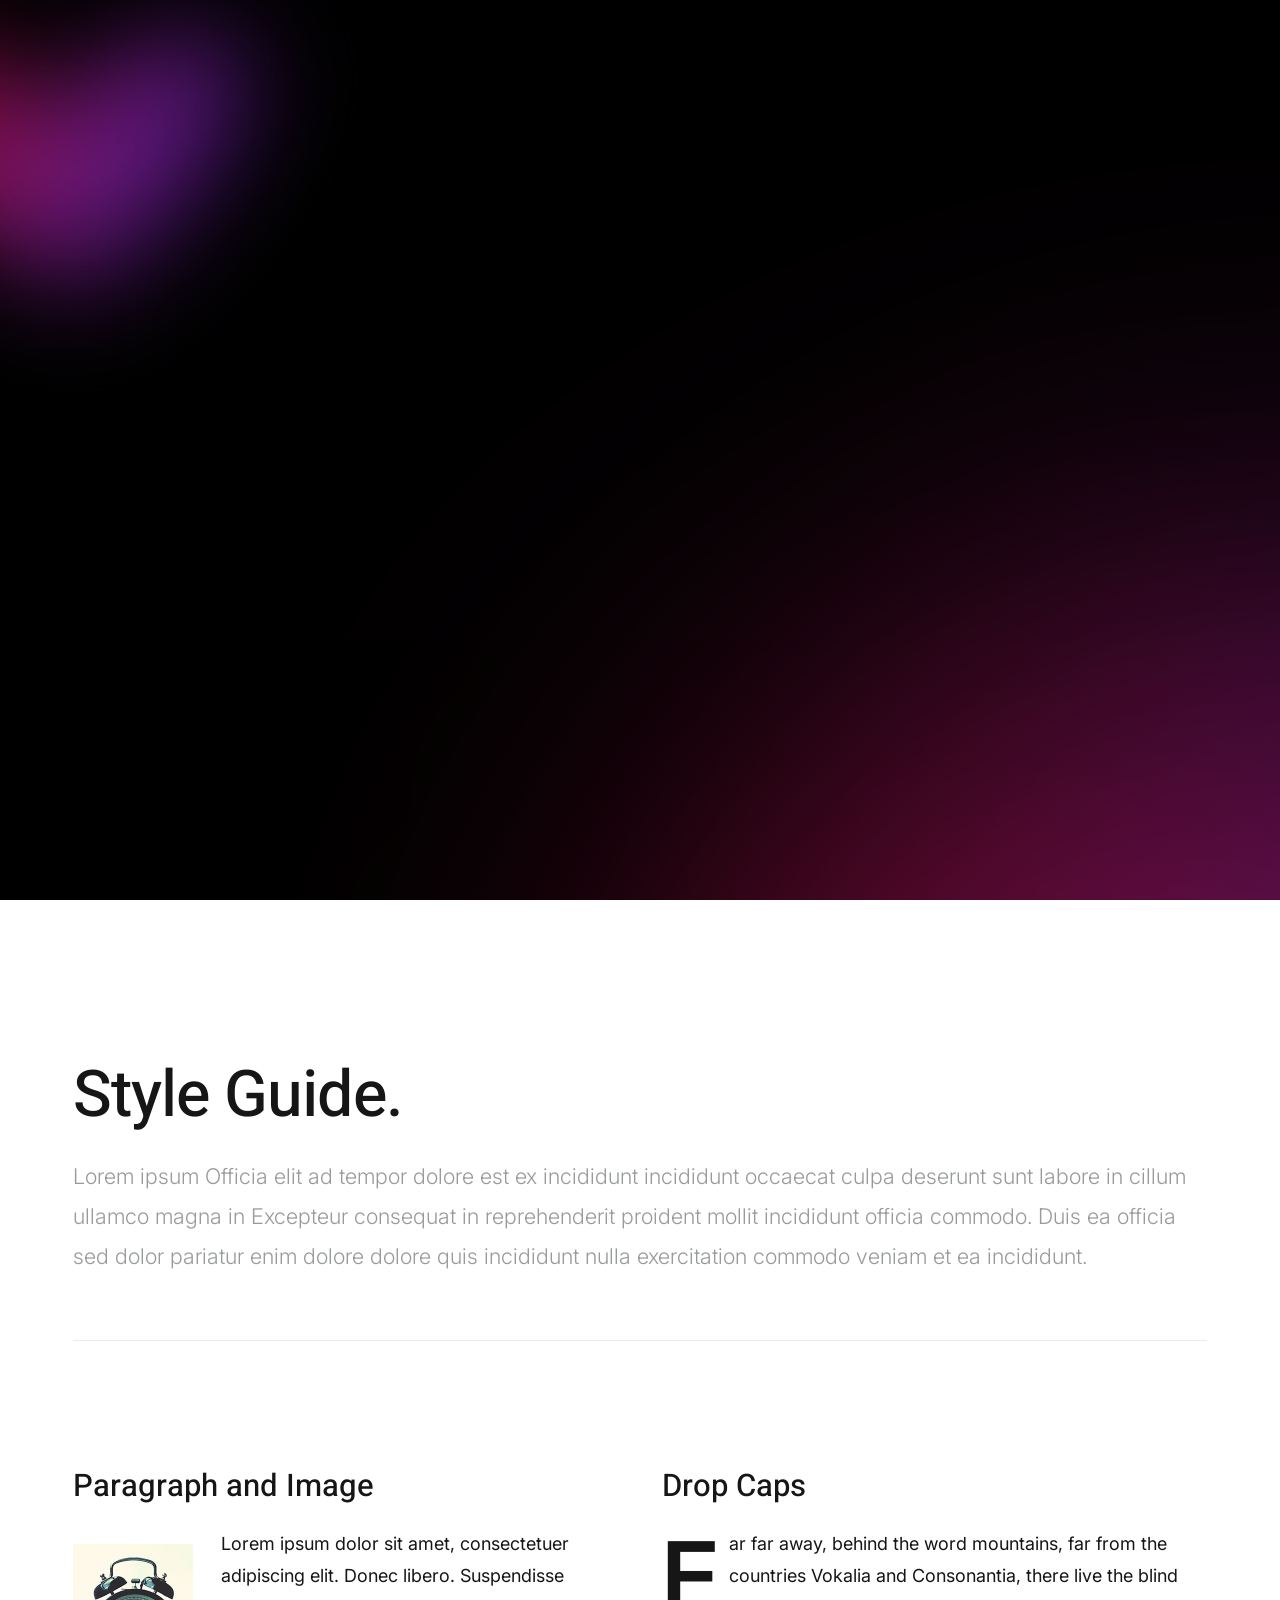
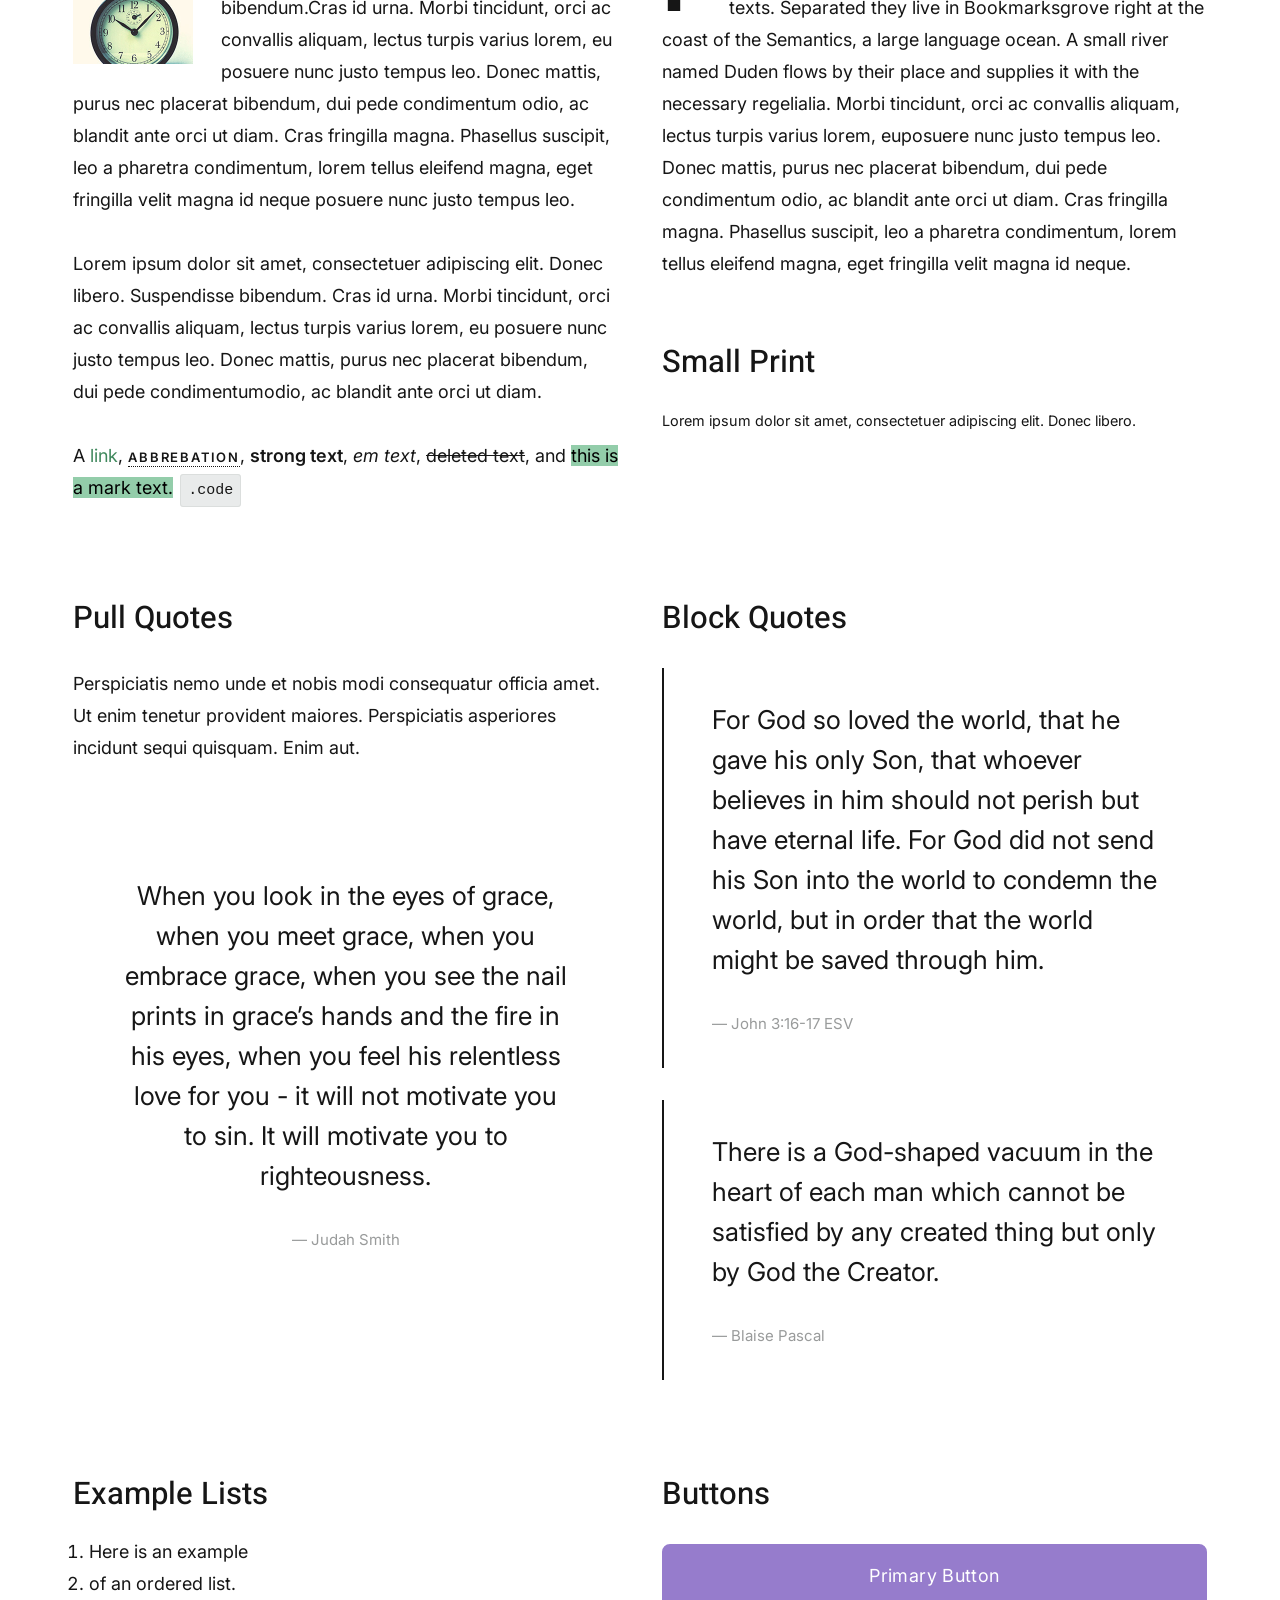
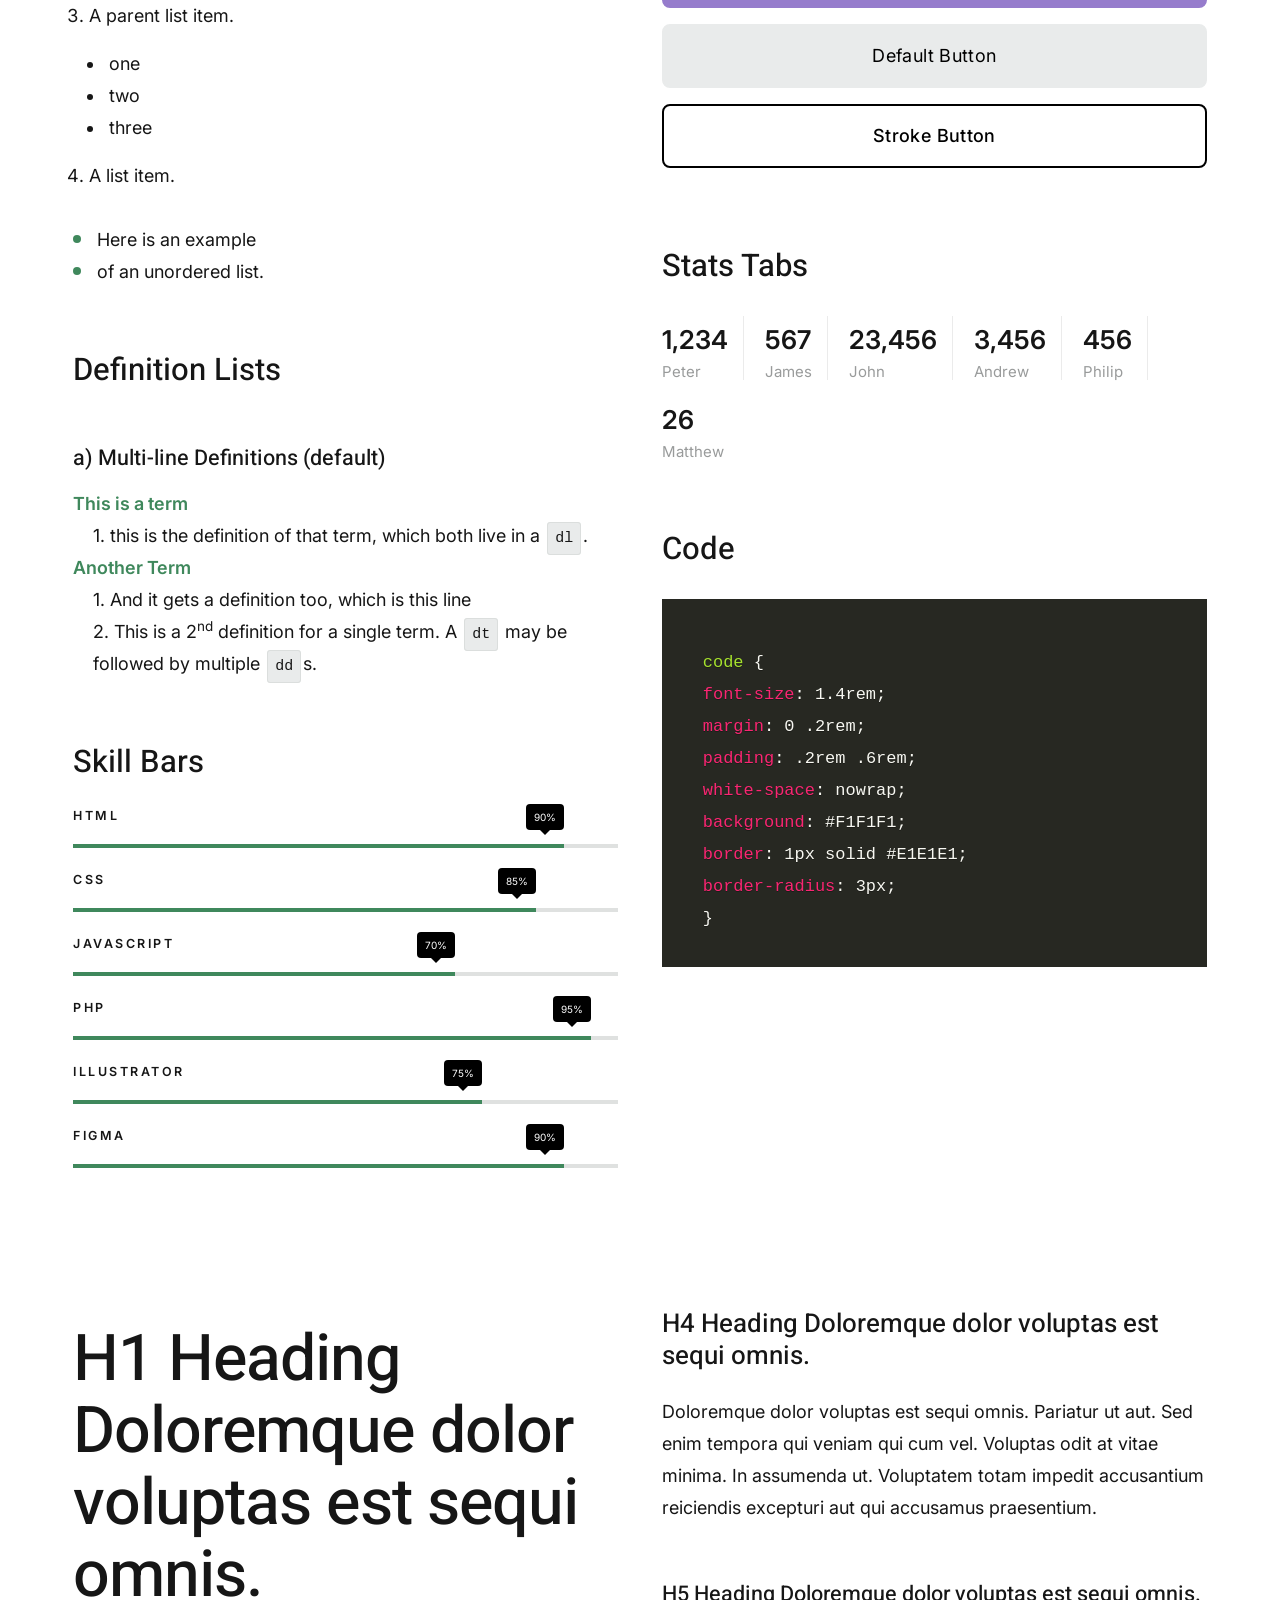
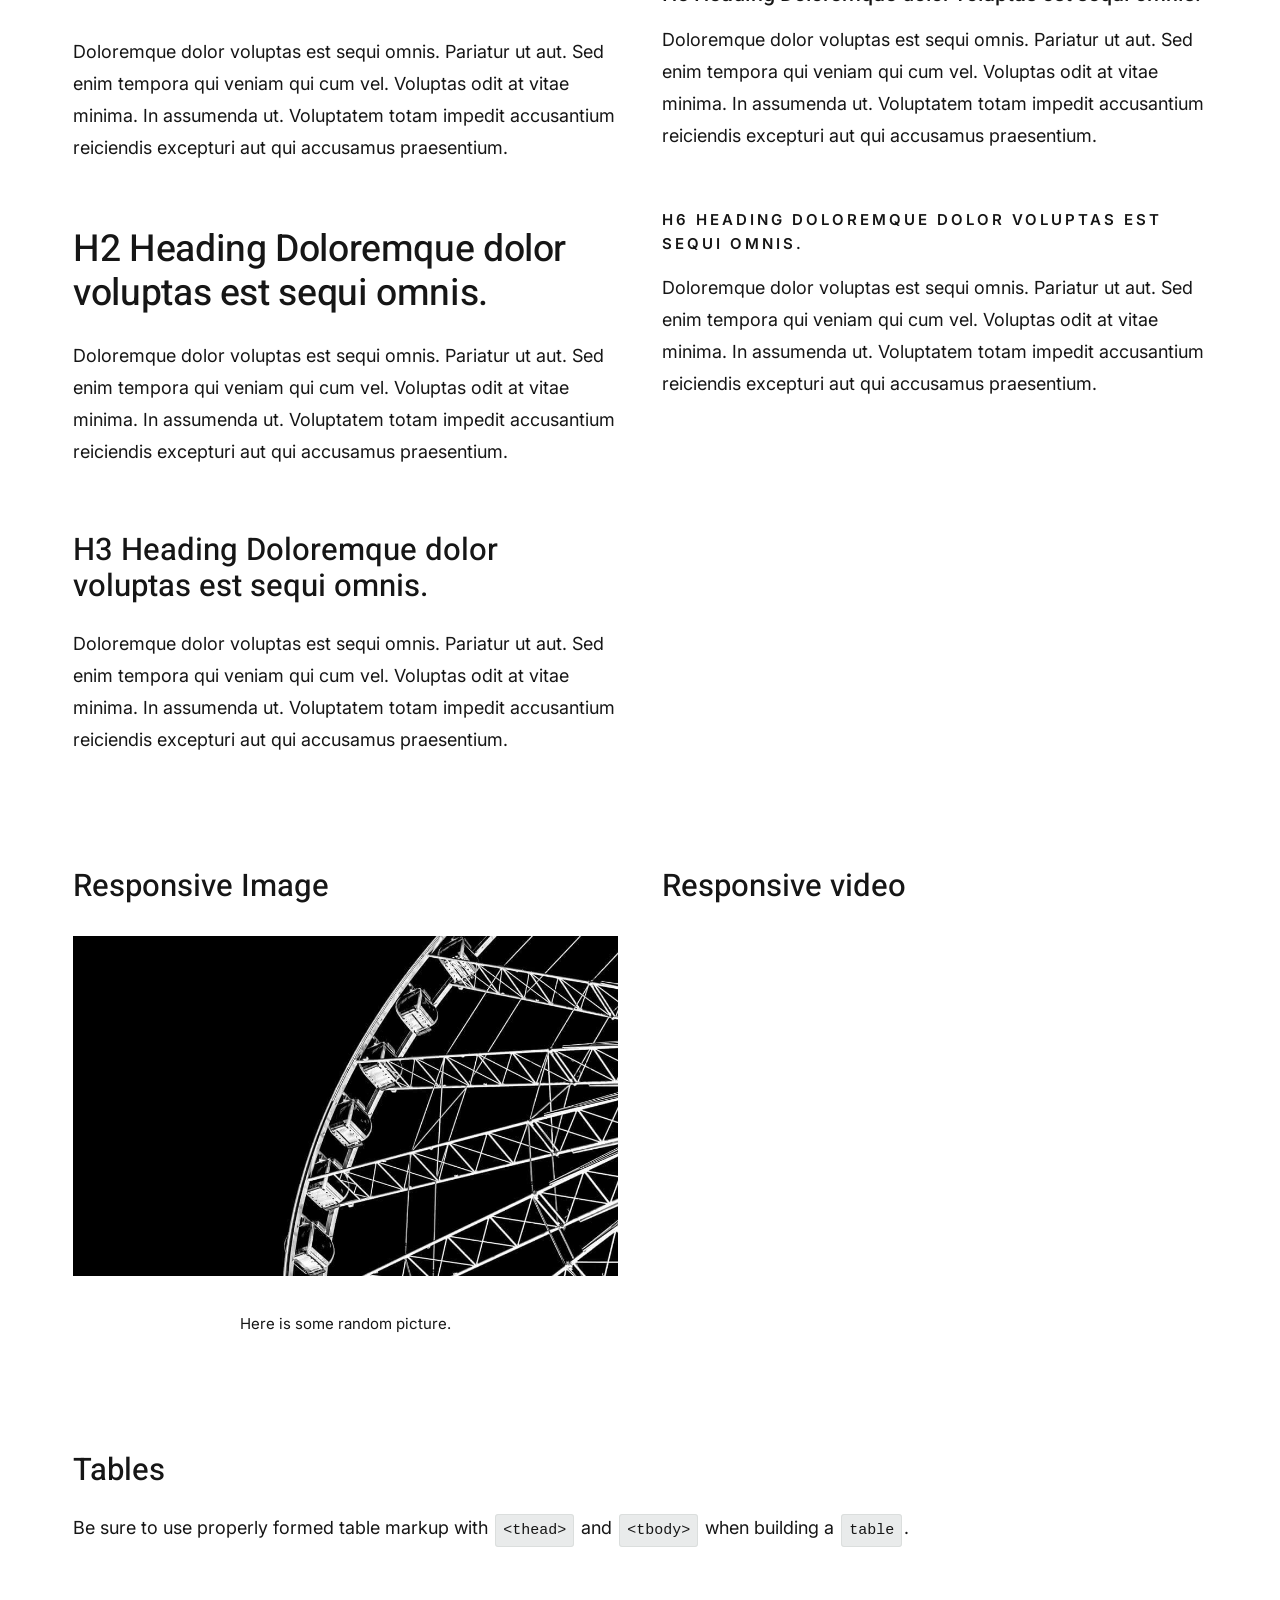
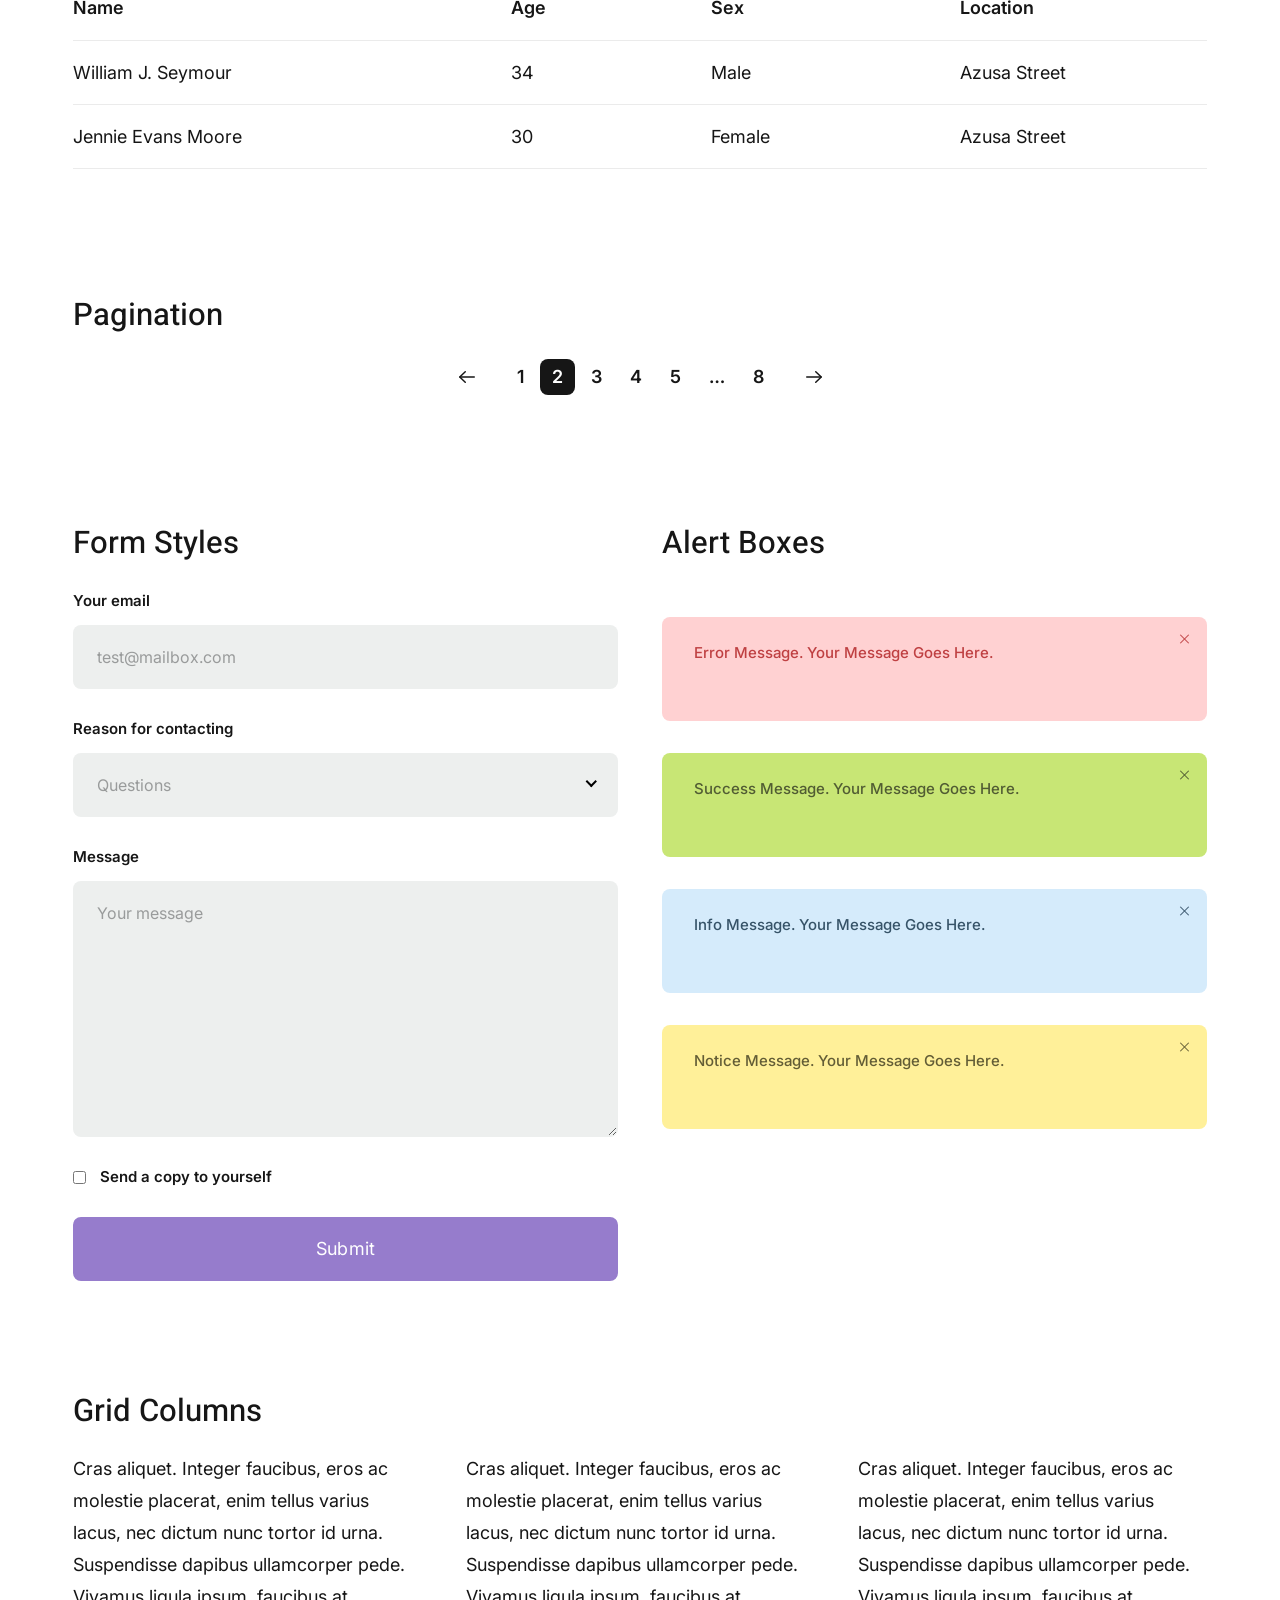
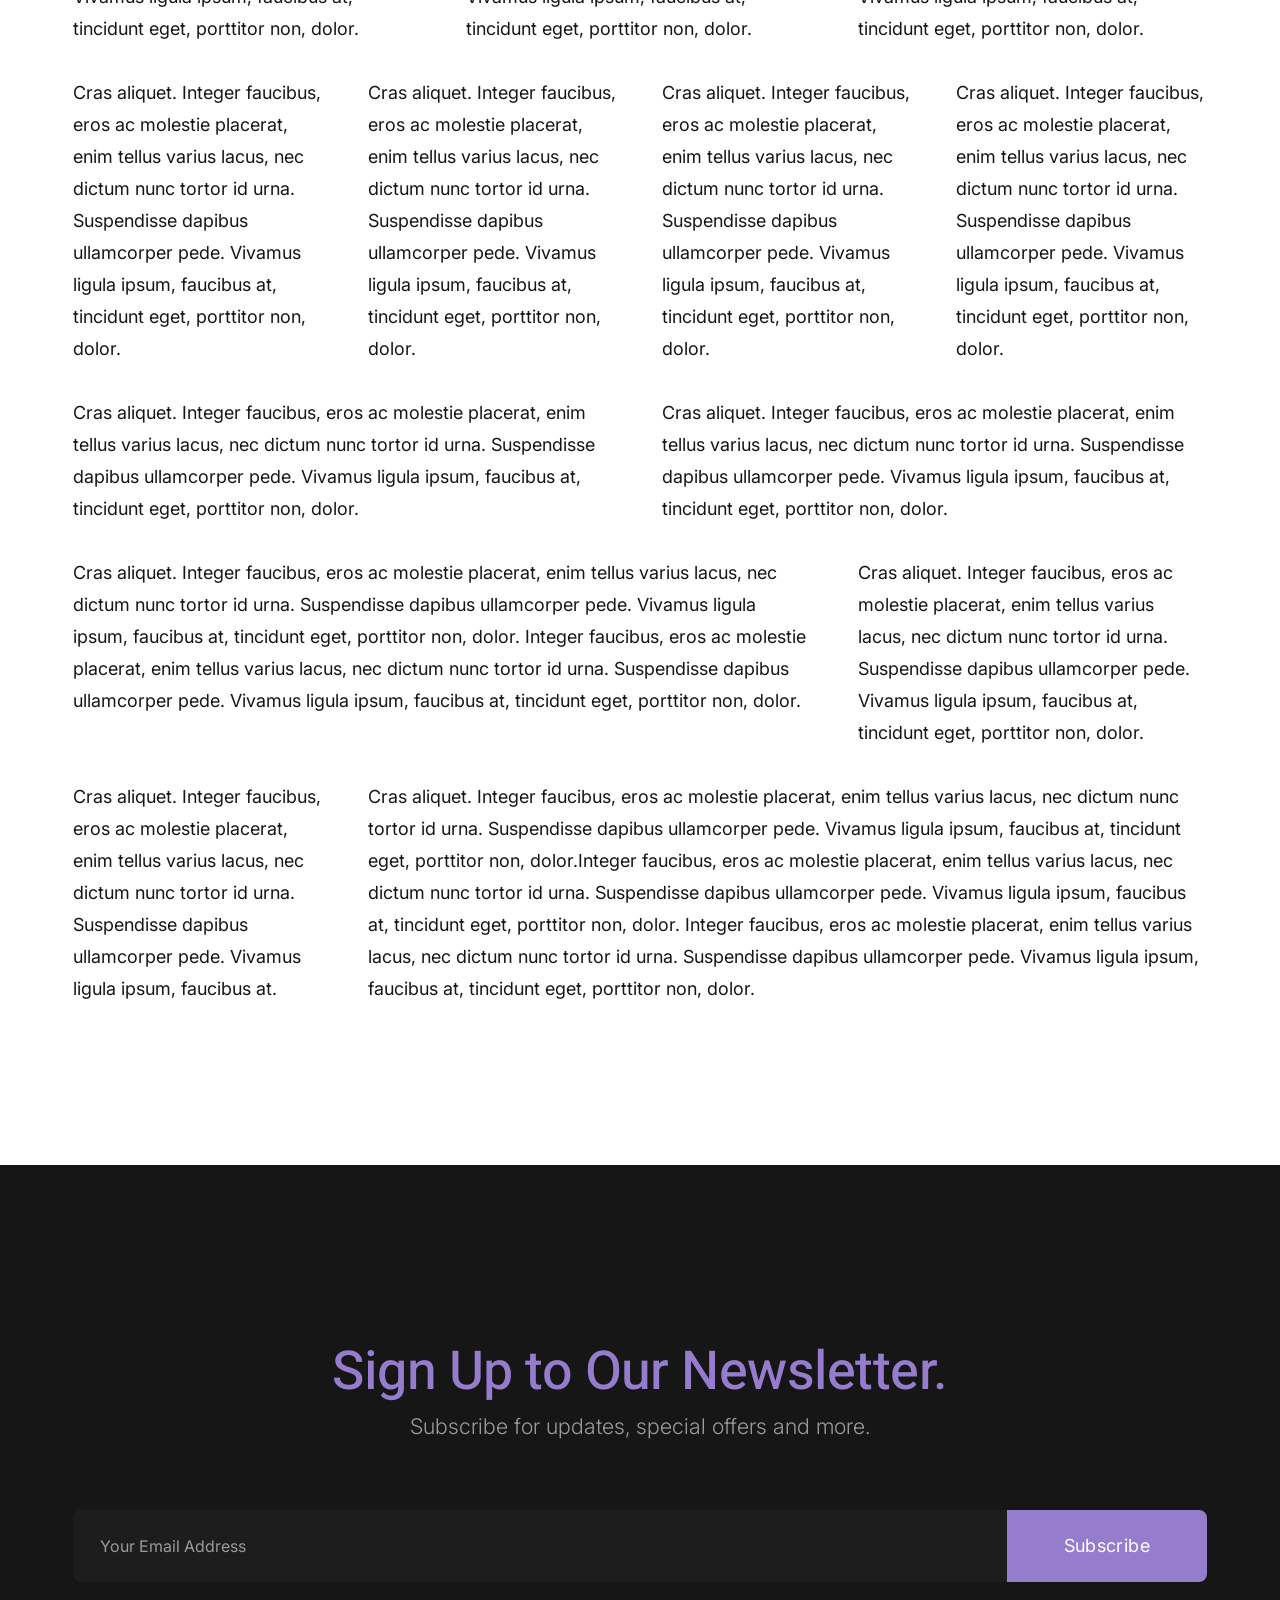
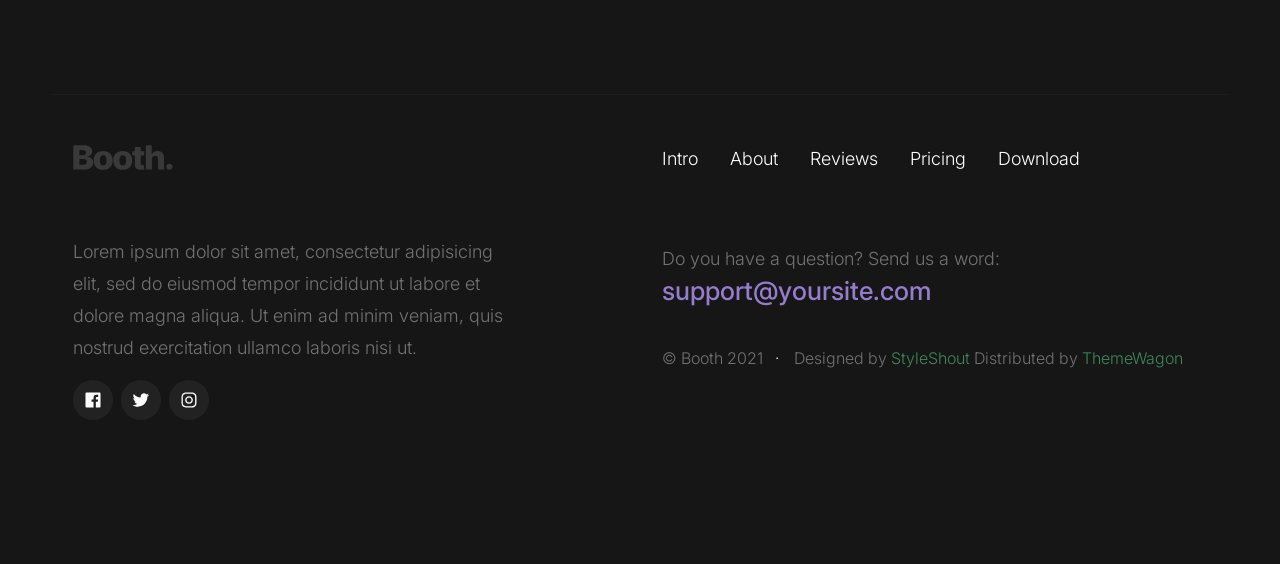
<file: styles.html>
<!DOCTYPE html>
<html lang="en" class="no-js" >
<head>

    <!--- basic page needs
    ================================================== -->
    <meta charset="utf-8">
    <meta name="viewport" content="width=device-width, initial-scale=1">
    <title>Booth - Styles</title>

    <script>
        document.documentElement.classList.remove('no-js');
        document.documentElement.classList.add('js');
    </script>

    <!-- CSS
    ================================================== -->
    <link rel="stylesheet" href="css/vendor.css">
    <link rel="stylesheet" href="css/styles.css">

    <style type="text/css" media="screen">
        .s-styles {
            padding-top: var(--vspace-5);
            padding-bottom: var(--vspace-4);
            position: relative;
        }
        .s-styles .intro h1 {
            margin-top: 0;
        }
    </style>

    <!-- favicons
    ================================================== -->
    <link rel="apple-touch-icon" sizes="180x180" href="apple-touch-icon.png">
    <link rel="icon" type="image/png" sizes="32x32" href="favicon-32x32.png">
    <link rel="icon" type="image/png" sizes="16x16" href="favicon-16x16.png">
    <link rel="manifest" href="site.webmanifest">

</head>


<body id="top">


    <!-- preloader
    ================================================== -->
    <div id="preloader">
        <div id="loader">
        </div>
    </div>


    <!-- page wrap
    ================================================== -->
    <div id="page" class="s-pagewrap">


        <!-- # site header 
        ================================================== -->
        <header class="s-header">

            <div class="row s-header__inner">

                <div class="s-header__block">
                    <div class="s-header__logo">
                        <a class="logo" href="index.html">
                            <img src="images/logo.svg" alt="Homepage">
                        </a>
                    </div>

                    <a class="s-header__menu-toggle" href="#0"><span>Menu</span></a>
                </div> <!-- end s-header__block -->

                <nav class="s-header__nav">
                    <ul>
                        <li class="current"><a href="#intro" class="smoothscroll">Intro</a></li>
                        <li><a href="index.html#about">About</a></li>
                        <li><a href="index.html#pricing">Pricing</a></li>
                        <li><a href="index.html#download">Download</a></li>
                    </ul>
                </nav>

                <div class="s-header__cta">
                    <a href="#0" class="btn btn--stroke s-header__cta-btn">Get The App</a>
                </div>

            </div> <!-- end s-header__inner -->

        </header> <!-- end s-header -->


        <!-- intro
        ----------------------------------------------- -->
        <section id="intro" class="s-intro target-section">

            <div class="s-intro__bg"></div>

            <div class="row s-intro__content">

                <div class="column lg-12 s-intro__content-inner">
                    <div class="s-intro__content-left">
                        <h1 class="s-intro__content-title">
                        An Amazing App <br>
                        That Does It All.
                        </h1>
                    </div>
                    <div class="s-intro__content-right">
                        <p class="s-intro__content-desc body-text-2">
                        Lorem ipsum dolor sit amet, consectetur adipiscing elit. 
                        Mattis lacus interdum dictum dolor sit amet lectus ornare nunc non.
                        </p> 

                        <div class="s-intro__content-buttons">
                            <a href="#0" class="btn btn--primary s-intro__content-btn">Get Started</a>
                            <a href="https://player.vimeo.com/video/14592941?color=00a650&title=0&byline=0&portrait=0" class="s-intro__content-video-btn">
                                <svg xmlns="http://www.w3.org/2000/svg" width="24" height="24" viewBox="0 0 24 24" style="fill: rgba(0, 0, 0, 1);transform: ;msFilter:;"><path d="M7 6v12l10-6z"></path></svg>
                            </a>
                        </div>
                    </div>
                </div> <!-- s-intro__content-inner -->

            </div> <!-- s-intro__content -->

            <ul class="s-intro__social">
                <li>
                    <a href="">
                        <svg xmlns="http://www.w3.org/2000/svg" width="24" height="24" viewBox="0 0 24 24" style="fill:rgba(0, 0, 0, 1);transform:;-ms-filter:"><path d="M20,3H4C3.447,3,3,3.448,3,4v16c0,0.552,0.447,1,1,1h8.615v-6.96h-2.338v-2.725h2.338v-2c0-2.325,1.42-3.592,3.5-3.592 c0.699-0.002,1.399,0.034,2.095,0.107v2.42h-1.435c-1.128,0-1.348,0.538-1.348,1.325v1.735h2.697l-0.35,2.725h-2.348V21H20 c0.553,0,1-0.448,1-1V4C21,3.448,20.553,3,20,3z"></path></svg>
                        <span class="u-screen-reader-text">Facebook</span>
                    </a>
                </li>
                <li>
                    <a href="">
                        <svg xmlns="http://www.w3.org/2000/svg" width="24" height="24" viewBox="0 0 24 24" style="fill:rgba(0, 0, 0, 1);transform:;-ms-filter:"><path d="M19.633,7.997c0.013,0.175,0.013,0.349,0.013,0.523c0,5.325-4.053,11.461-11.46,11.461c-2.282,0-4.402-0.661-6.186-1.809 c0.324,0.037,0.636,0.05,0.973,0.05c1.883,0,3.616-0.636,5.001-1.721c-1.771-0.037-3.255-1.197-3.767-2.793 c0.249,0.037,0.499,0.062,0.761,0.062c0.361,0,0.724-0.05,1.061-0.137c-1.847-0.374-3.23-1.995-3.23-3.953v-0.05 c0.537,0.299,1.16,0.486,1.82,0.511C3.534,9.419,2.823,8.184,2.823,6.787c0-0.748,0.199-1.434,0.548-2.032 c1.983,2.443,4.964,4.04,8.306,4.215c-0.062-0.3-0.1-0.611-0.1-0.923c0-2.22,1.796-4.028,4.028-4.028 c1.16,0,2.207,0.486,2.943,1.272c0.91-0.175,1.782-0.512,2.556-0.973c-0.299,0.935-0.936,1.721-1.771,2.22 c0.811-0.088,1.597-0.312,2.319-0.624C21.104,6.712,20.419,7.423,19.633,7.997z"></path></svg>
                        <span class="u-screen-reader-text">Twitter</span>
                    </a>
                </li>
                <li>
                    <a href="">
                        <svg xmlns="http://www.w3.org/2000/svg" width="24" height="24" viewBox="0 0 24 24" style="fill:rgba(0, 0, 0, 1);transform:;-ms-filter:"><path d="M11.999,7.377c-2.554,0-4.623,2.07-4.623,4.623c0,2.554,2.069,4.624,4.623,4.624c2.552,0,4.623-2.07,4.623-4.624 C16.622,9.447,14.551,7.377,11.999,7.377L11.999,7.377z M11.999,15.004c-1.659,0-3.004-1.345-3.004-3.003 c0-1.659,1.345-3.003,3.004-3.003s3.002,1.344,3.002,3.003C15.001,13.659,13.658,15.004,11.999,15.004L11.999,15.004z"></path><circle cx="16.806" cy="7.207" r="1.078"></circle><path d="M20.533,6.111c-0.469-1.209-1.424-2.165-2.633-2.632c-0.699-0.263-1.438-0.404-2.186-0.42 c-0.963-0.042-1.268-0.054-3.71-0.054s-2.755,0-3.71,0.054C7.548,3.074,6.809,3.215,6.11,3.479C4.9,3.946,3.945,4.902,3.477,6.111 c-0.263,0.7-0.404,1.438-0.419,2.186c-0.043,0.962-0.056,1.267-0.056,3.71c0,2.442,0,2.753,0.056,3.71 c0.015,0.748,0.156,1.486,0.419,2.187c0.469,1.208,1.424,2.164,2.634,2.632c0.696,0.272,1.435,0.426,2.185,0.45 c0.963,0.042,1.268,0.055,3.71,0.055s2.755,0,3.71-0.055c0.747-0.015,1.486-0.157,2.186-0.419c1.209-0.469,2.164-1.424,2.633-2.633 c0.263-0.7,0.404-1.438,0.419-2.186c0.043-0.962,0.056-1.267,0.056-3.71s0-2.753-0.056-3.71C20.941,7.57,20.801,6.819,20.533,6.111z M19.315,15.643c-0.007,0.576-0.111,1.147-0.311,1.688c-0.305,0.787-0.926,1.409-1.712,1.711c-0.535,0.199-1.099,0.303-1.67,0.311 c-0.95,0.044-1.218,0.055-3.654,0.055c-2.438,0-2.687,0-3.655-0.055c-0.569-0.007-1.135-0.112-1.669-0.311 c-0.789-0.301-1.414-0.923-1.719-1.711c-0.196-0.534-0.302-1.099-0.311-1.669c-0.043-0.95-0.053-1.218-0.053-3.654 c0-2.437,0-2.686,0.053-3.655c0.007-0.576,0.111-1.146,0.311-1.687c0.305-0.789,0.93-1.41,1.719-1.712 c0.534-0.198,1.1-0.303,1.669-0.311c0.951-0.043,1.218-0.055,3.655-0.055c2.437,0,2.687,0,3.654,0.055 c0.571,0.007,1.135,0.112,1.67,0.311c0.786,0.303,1.407,0.925,1.712,1.712c0.196,0.534,0.302,1.099,0.311,1.669 c0.043,0.951,0.054,1.218,0.054,3.655c0,2.436,0,2.698-0.043,3.654H19.315z"></path></svg>
                        <span class="u-screen-reader-text">Instagram</span>
                    </a>
                </li>
            </ul>  <!-- s-intro__social -->

            <div class="s-intro__scroll">
                <a href="#styles" class="smoothscroll">
                    <svg xmlns="http://www.w3.org/2000/svg" width="24" height="24" viewBox="0 0 24 24" style="fill: rgba(0, 0, 0, 1);transform: rotate(270deg);msFilter:progid:DXImageTransform.Microsoft.BasicImage(rotation=3);"><path d="M21 11H6.414l5.293-5.293-1.414-1.414L2.586 12l7.707 7.707 1.414-1.414L6.414 13H21z"></path></svg>
                    <span class="u-screen-reader-text">Scroll</span>
                </a>
            </div> <!-- s-intro__scroll -->

        </section> <!-- end s-intro -->


        <!-- styles
        ----------------------------------------------- -->
        <div id="styles" class="s-styles">

            <div class="row">

                <div class="column lg-12 intro">

                    <h1>Style Guide.</h1>

                    <p class="lead">Lorem ipsum Officia elit ad tempor dolore est ex incididunt incididunt occaecat culpa deserunt 
                    sunt labore in cillum ullamco magna in Excepteur consequat in reprehenderit proident mollit incididunt officia commodo.
                    Duis ea officia sed dolor pariatur enim dolore dolore quis incididunt nulla exercitation commodo veniam et ea incididunt.
                    </p>

                    <hr>
                </div>

            </div> <!-- end row -->

            <div class="row">

                <div class="column lg-6 tab-12">

                    <h3>Paragraph and Image</h3>

                    <p><a href="#"><img width="120" height="120" class="u-pull-left" alt="sample-image" src="images/sample-image.jpg"></a>
                    Lorem ipsum dolor sit amet, consectetuer adipiscing elit. Donec libero. Suspendisse bibendum.Cras id urna. Morbi 
                    tincidunt, orci ac convallis aliquam, lectus turpis varius lorem, eu posuere nunc justo tempus leo. Donec mattis, 
                    purus nec placerat bibendum, dui pede condimentum odio, ac blandit ante orci ut diam. Cras fringilla magna. 
                    Phasellus suscipit, leo a pharetra condimentum, lorem tellus eleifend magna, eget fringilla velit magna id 
                    neque posuere nunc justo tempus leo. </p>

                    <p>
                    Lorem ipsum dolor sit amet, consectetuer adipiscing elit. Donec libero. Suspendisse bibendum. Cras id urna. 
                    Morbi tincidunt, orci ac convallis aliquam, lectus turpis varius lorem, eu posuere nunc justo tempus leo. 
                    Donec mattis, purus nec placerat bibendum, dui pede condimentumodio, ac blandit ante orci ut diam.	
                    </p>

                    <p>A <a href="#">link</a>,
                    <abbr title="this really isn't a very good description">abbrebation</abbr>,
                    <strong>strong text</strong>,
                    <em>em text</em>,
                    <del>deleted text</del>, and
                    <mark>this is a mark text.</mark>
                    <code>.code</code>
                    </p>

                </div>

                <div class="column lg-6 tab-12">

                    <h3>Drop Caps</h3>

                    <p class="drop-cap">Far far away, behind the word mountains, far from the countries Vokalia and Consonantia,
                    there live the blind texts. Separated they live in Bookmarksgrove right at the coast of the
                    Semantics, a large language ocean. A small river named Duden flows by their place and supplies it with the 
                    necessary regelialia. Morbi tincidunt, orci ac convallis aliquam, lectus turpis varius lorem, 
                    euposuere nunc justo tempus leo. Donec mattis, purus nec placerat bibendum, dui pede condimentum odio, 
                    ac blandit ante orci ut diam. Cras fringilla magna. Phasellus suscipit, leo a pharetra condimentum, 
                    lorem tellus eleifend magna, eget fringilla velit magna id neque.
                    </p>

                    <h3>Small Print</h3>

                    <p><small>Lorem ipsum dolor sit amet, consectetuer adipiscing elit. Donec libero.</small></p>

                </div>

            </div> <!-- end row -->

            <div class="row">

                <div class="column lg-6 tab-12">

                    <h3 class="u-add-bottom">Pull Quotes</h3>

                    <p>
                    Perspiciatis nemo unde et nobis modi consequatur officia amet. Ut enim 
                    tenetur provident maiores. Perspiciatis asperiores incidunt sequi 
                    quisquam. Enim aut. 
                    </p>

                    <figure class="pull-quote">
                        <blockquote>
                            <p>
                            When you look in the eyes of grace, when you meet grace, 
                            when you embrace grace, when you see the nail prints in 
                            grace’s hands and the fire in his eyes, when you feel his 
                            relentless love for you - it will not motivate you to sin. 
                            It will motivate you to righteousness.
                            </p>

                            <footer>
                                <cite>Judah Smith</cite>
                            </footer>
                        </blockquote>
                    </figure>


                </div>

                <div class="column lg-6 tab-12">

                    <h3 class="u-add-bottom">Block Quotes</h3>

                    <blockquote cite="http://where-i-got-my-info-from.com">
                        <p>
                        For God so loved the world, that he gave his only Son, that whoever believes in 
                        him should not perish but have eternal life. For God did not send his Son into 
                        the world to condemn the world, but in order that the world might be 
                        saved through him.
                        </p>

                        <footer>
                            <cite>
                                <a href="#0">John 3:16-17 ESV</a>
                            </cite>
                        </footer>

                    </blockquote>

                    <blockquote>
                        <p>There is a God-shaped vacuum in the heart of each man which cannot be satisfied 
                        by any created thing but only by God the Creator.</p>

                        <footer>
                            <cite>Blaise Pascal</cite>
                        </footer>

                    </blockquote>

                </div>

            </div> <!-- end row -->

            <div class="row u-add-half-bottom">

                <div class="column lg-6 tab-12">

                    <h3>Example Lists</h3>

                    <ol>
                        <li>Here is an example</li>
                        <li>of an ordered list.</li>
                        <li>A parent list item.
                            <ul>
                                <li>one</li>
                                <li>two</li>
                                <li>three</li>
                            </ul>
                            </li>
                            <li>A list item.</li>
                        </ol>

                    <ul class="disc">
                        <li>Here is an example</li>
                        <li>of an unordered list.</li>
                    </ul>

                    <h3>Definition Lists</h3>

                    <h5>a) Multi-line Definitions (default) </h5>

                    <dl class="dictionary-style">
                        <dt><strong>This is a term</strong></dt>
                            <dd>this is the definition of that term, which both live in a <code>dl</code>.</dd>
                        <dt><strong>Another Term</strong></dt>
                            <dd>And it gets a definition too, which is this line</dd>
                            <dd>This is a 2<sup>nd</sup> definition for a single term. A <code>dt</code> may be followed by multiple <code>dd</code>s.</dd>
                    </dl>

                    <h3 class="u-add-bottom">Skill Bars</h3>

                    <ul class="skill-bars">
                        <li>
                        <div class="progress percent90"><span>90%</span></div>
                        <strong>HTML</strong>
                        </li>
                        <li>
                        <div class="progress percent85"><span>85%</span></div>
                        <strong>CSS</strong>
                        </li>
                        <li>
                        <div class="progress percent70"><span>70%</span></div>
                        <strong>Javascript</strong>
                        </li>
                        <li>
                        <div class="progress percent95"><span>95%</span></div>
                        <strong>PHP</strong>
                        </li>
                        <li>
                        <div class="progress percent75"><span>75%</span></div>
                        <strong>Illustrator</strong>
                        </li>
                        <li>
                        <div class="progress percent90"><span>90%</span></div>
                        <strong>Figma</strong>
                        </li>
                    </ul>

                </div>

                <div class="column lg-6 tab-12">

                    <h3 class="u-add-bottom">Buttons</h3>

                    <p>
                        <a class="btn btn--primary u-fullwidth" href="#0">Primary Button</a>
                        <a class="btn u-fullwidth" href="#0">Default Button</a>
                        <a class="btn btn--stroke u-fullwidth" href="#0">Stroke Button</a>
                    </p>

                    <h3>Stats Tabs</h3>

                    <ul class="stats-tabs">
                        <li><a href="#0">1,234 <em>Peter</em></a></li>
                        <li><a href="#0">567 <em>James</em></a></li>
                        <li><a href="#0">23,456 <em>John</em></a></li>
                        <li><a href="#0">3,456 <em>Andrew</em></a></li>
                        <li><a href="#0">456 <em>Philip</em></a></li>
                        <li><a href="#0">26 <em>Matthew</em></a></li>
                    </ul>

                    <h3 class="u-add-bottom">Code</h3>

<pre><code class="language-css">
    code {
    font-size: 1.4rem;
    margin: 0 .2rem;
    padding: .2rem .6rem;
    white-space: nowrap;
    background: #F1F1F1;
    border: 1px solid #E1E1E1;	
    border-radius: 3px;
    }
</code></pre>

                </div>

            </div> <!-- end row -->

            <div class="row u-add-half-bottom">

                <div class="column lg-6 tab-12">
                        
                    <h1>H1 Heading Doloremque dolor voluptas est sequi omnis.</h1>
                    <p>Doloremque dolor voluptas est sequi omnis. Pariatur ut aut. Sed enim tempora qui veniam qui cum vel. 
                    Voluptas odit at vitae minima. In assumenda ut. Voluptatem totam impedit accusantium reiciendis excepturi aut qui accusamus praesentium.</p>

                    <h2>H2 Heading Doloremque dolor voluptas est sequi omnis.</h2>
                    <p>Doloremque dolor voluptas est sequi omnis. Pariatur ut aut. Sed enim tempora qui veniam qui cum vel. 
                    Voluptas odit at vitae minima. In assumenda ut. Voluptatem totam impedit accusantium reiciendis excepturi aut qui accusamus praesentium.</p>

                    <h3>H3 Heading Doloremque dolor voluptas est sequi omnis.</h3>
                    <p>Doloremque dolor voluptas est sequi omnis. Pariatur ut aut. Sed enim tempora qui veniam qui cum vel. 
                    Voluptas odit at vitae minima. In assumenda ut. Voluptatem totam impedit accusantium reiciendis excepturi aut qui accusamus praesentium.</p>

                    
                </div>

                <div class="column lg-6 tab-12">
                    <h4>H4 Heading Doloremque dolor voluptas est sequi omnis.</h4>
                    <p>Doloremque dolor voluptas est sequi omnis. Pariatur ut aut. Sed enim tempora qui veniam qui cum vel. 
                    Voluptas odit at vitae minima. In assumenda ut. Voluptatem totam impedit accusantium reiciendis excepturi aut qui accusamus praesentium.</p>

                    <h5>H5 Heading Doloremque dolor voluptas est sequi omnis.</h5>
                    <p>Doloremque dolor voluptas est sequi omnis. Pariatur ut aut. Sed enim tempora qui veniam qui cum vel. 
                    Voluptas odit at vitae minima. In assumenda ut. Voluptatem totam impedit accusantium reiciendis excepturi aut qui accusamus praesentium.</p>

                    <h6>H6 Heading Doloremque dolor voluptas est sequi omnis.</h6>
                    <p>Doloremque dolor voluptas est sequi omnis. Pariatur ut aut. Sed enim tempora qui veniam qui cum vel. 
                    Voluptas odit at vitae minima. In assumenda ut. Voluptatem totam impedit accusantium reiciendis excepturi aut qui accusamus praesentium.</p>
        
                    
                </div>

            </div> <!-- end row -->

            <div class="row u-add-half-bottom">

                <div class="column lg-6 tab-12">

                    <h3 class="u-add-bottom">Responsive Image</h3>

                    <figure>
                        <img src="images/wheel-500.jpg" 
                        srcset="images/wheel-1000.jpg 1000w, 
                        images/wheel-500.jpg 500w" 
                        sizes="(max-width: 1000px) 100vw, 1000px" alt="">

                        <figcaption>
                            Here is some random picture.
                        </figcaption>
                    </figure>

                </div>

                <div class="column lg-6 tab-12">

                    <h3 class="u-add-bottom">Responsive video</h3>

                    <div class="video-container">
                    <iframe src="https://player.vimeo.com/video/14592941?color=00a650&title=0&byline=0&portrait=0" width="500" height="281" frameborder="0" webkitallowfullscreen mozallowfullscreen allowfullscreen></iframe> 
                    </div>

                </div>
                
            </div> <!-- end row -->

            <div class="row u-add-bottom">

                <div class="column lg-12">

                    <h3>Tables</h3>
                    <p>Be sure to use properly formed table markup with <code>&lt;thead&gt;</code> and <code>&lt;tbody&gt;</code> when building a <code>table</code>.</p>

                    <div class="table-responsive">

                        <table>
                                <thead>
                                <tr>
                                    <th>Name</th>
                                    <th>Age</th>
                                    <th>Sex</th>
                                    <th>Location</th>
                                </tr>
                                </thead>
                                <tbody>
                                <tr>
                                    <td>William J. Seymour</td>
                                    <td>34</td>
                                    <td>Male</td>
                                    <td>Azusa Street</td>
                                </tr>
                                <tr>
                                    <td>Jennie Evans Moore</td>
                                    <td>30</td>
                                    <td>Female</td>
                                    <td>Azusa Street</td>
                                </tr>
                                </tbody>
                        </table>

                    </div>

                </div>
                
            </div> <!-- end row -->

            <div class="row">

                <div class="column lg-12">
                    <h3>Pagination</h3>

                    <nav class="pgn">
                        <ul>
                            <li>
                                <a class="pgn__prev" href="#0">
                                    <svg width="24" height="24" fill="none" viewBox="0 0 24 24">
                                        <path stroke="currentColor" stroke-linecap="round" stroke-linejoin="round" stroke-width="1.5" d="M10.25 6.75L4.75 12L10.25 17.25"></path>
                                        <path stroke="currentColor" stroke-linecap="round" stroke-linejoin="round" stroke-width="1.5" d="M19.25 12H5"></path>
                                    </svg>
                                </a>
                            </li>
                            <li><a class="pgn__num" href="#0">1</a></li>
                            <li><span class="pgn__num current">2</span></li>
                            <li><a class="pgn__num" href="#0">3</a></li>
                            <li><a class="pgn__num" href="#0">4</a></li>
                            <li><a class="pgn__num" href="#0">5</a></li>
                            <li><span class="pgn__num dots">…</span></li>
                            <li><a class="pgn__num" href="#0">8</a></li>
                            <li>
                                <a class="pgn__next" href="#0">
                                    <svg width="24" height="24" fill="none" viewBox="0 0 24 24">
                                        <path stroke="currentColor" stroke-linecap="round" stroke-linejoin="round" stroke-width="1.5" d="M13.75 6.75L19.25 12L13.75 17.25"></path>
                                        <path stroke="currentColor" stroke-linecap="round" stroke-linejoin="round" stroke-width="1.5" d="M19 12H4.75"></path>
                                    </svg>
                                </a>
                            </li>
                        </ul>
                    </nav> <!-- end pgn -->

                </div>

            </div> <!-- end row -->

            <div class="row">

                <div class="column lg-6 tab-12">

                    <h3 class="u-add-bottom">Form Styles</h3>

                    <form>
                        <div>
                            <label for="sampleInput">Your email</label>
                            <input class="u-fullwidth" type="email" placeholder="test@mailbox.com" id="sampleInput">
                        </div>
                        <div>
                            <label for="sampleRecipientInput">Reason for contacting</label>
                            <div class="ss-custom-select">
                                <select class="u-fullwidth" id="sampleRecipientInput">
                                    <option value="Option 1">Questions</option>
                                    <option value="Option 2">Report</option>
                                    <option value="Option 3">Others</option>
                                </select>
                            </div>
                        </div>
                        
                        <label for="exampleMessage">Message</label>
                        <textarea class="u-fullwidth" placeholder="Your message" id="exampleMessage"></textarea>

                        <label class="u-add-bottom">
                            <input type="checkbox">
                            <span class="label-text">Send a copy to yourself</span>
                        </label>
                    
                        <input class="btn--primary u-fullwidth" type="submit" value="Submit">
                    </form>

                </div>

                <div class="column lg-6 tab-12">

                    <h3>Alert Boxes</h3>

                    <br>
                    
                    <div class="alert-box alert-box--error">
                        <p>Error Message. Your Message Goes Here.</p>
                        <span class="alert-box__close"></span>
                    </div><!-- end error -->
                            
                    <div class="alert-box alert-box--success">
                        <p>Success Message. Your Message Goes Here.</p>
                        <span class="alert-box__close"></span>
                    </div><!-- end success -->
                            
                    <div class="alert-box alert-box--info">
                        <p>Info Message. Your Message Goes Here.</p>
                        <span class="alert-box__close"></span>
                    </div><!-- end info -->
                            
                    <div class="alert-box alert-box--notice">
                        <p>Notice Message. Your Message Goes Here.</p>
                        <span class="alert-box__close"></span>
                    </div><!-- end notice -->
                
                </div>

            </div> <!-- end row -->

            <div class="row">

                <div class="lg-12 column">
                    <h3>Grid Columns</h3>
                </div>
    
            </div> <!-- Row End-->
    
            <!--<h4>1/3 Columns</h4>  -->
    
            <div class="row">
    
                <div class="lg-4 mob-12 column">
                    <p>
                    Cras aliquet. Integer faucibus, eros ac molestie placerat, enim tellus varius lacus,
                    nec dictum nunc tortor id urna. Suspendisse dapibus ullamcorper pede. Vivamus ligula ipsum,
                    faucibus at, tincidunt eget, porttitor non, dolor. 
                    </p>
                </div>
    
                <div class="lg-4 mob-12 column">
                    <p>
                    Cras aliquet. Integer faucibus, eros ac molestie placerat, enim tellus varius lacus,
                    nec dictum nunc tortor id urna. Suspendisse dapibus ullamcorper pede. Vivamus ligula ipsum,
                    faucibus at, tincidunt eget, porttitor non, dolor. 
                    </p>
                </div>
    
                <div class="lg-4 mob-12 column">
                    <p>
                    Cras aliquet. Integer faucibus, eros ac molestie placerat, enim tellus varius lacus,
                    nec dictum nunc tortor id urna. Suspendisse dapibus ullamcorper pede. Vivamus ligula ipsum,
                    faucibus at, tincidunt eget, porttitor non, dolor. 
                    </p>
                </div>
    
            </div>
    
            <!--<h4>1/4 Columns</h4>  -->
    
            <div class="row">
    
                <div class="lg-3 tab-6 mob-12 column">
                    <p>
                    Cras aliquet. Integer faucibus, eros ac molestie placerat, enim tellus varius lacus,
                    nec dictum nunc tortor id urna. Suspendisse dapibus ullamcorper pede. Vivamus ligula ipsum,
                    faucibus at, tincidunt eget, porttitor non, dolor. 
                    </p>
                </div>
    
                <div class="lg-3 tab-6 mob-12 column">
                    <p>
                    Cras aliquet. Integer faucibus, eros ac molestie placerat, enim tellus varius lacus,
                    nec dictum nunc tortor id urna. Suspendisse dapibus ullamcorper pede. Vivamus ligula ipsum,
                    faucibus at, tincidunt eget, porttitor non, dolor. 
                    </p>
                </div>
    
                <div class="lg-3 tab-6 mob-12 column">
                    <p>
                    Cras aliquet. Integer faucibus, eros ac molestie placerat, enim tellus varius lacus,
                    nec dictum nunc tortor id urna. Suspendisse dapibus ullamcorper pede. Vivamus ligula ipsum,
                    faucibus at, tincidunt eget, porttitor non, dolor. 
                    </p>
                </div>
    
                <div class="lg-3 tab-6 mob-12 column">
                    <p>
                    Cras aliquet. Integer faucibus, eros ac molestie placerat, enim tellus varius lacus,
                    nec dictum nunc tortor id urna. Suspendisse dapibus ullamcorper pede. Vivamus ligula ipsum,
                    faucibus at, tincidunt eget, porttitor non, dolor. 
                    </p>
                </div>
    
            </div>
    
            <!--<h4>1/2 Columns</h4>  -->
    
            <div class="row">
    
                <div class="lg-6 mob-12 column">
                    <p>
                    Cras aliquet. Integer faucibus, eros ac molestie placerat, enim tellus varius lacus,
                    nec dictum nunc tortor id urna. Suspendisse dapibus ullamcorper pede. Vivamus ligula ipsum,
                    faucibus at, tincidunt eget, porttitor non, dolor. 
                    </p>
                </div>
    
                <div class="lg-6 mob-12 column">
                    <p>
                    Cras aliquet. Integer faucibus, eros ac molestie placerat, enim tellus varius lacus,
                    nec dictum nunc tortor id urna. Suspendisse dapibus ullamcorper pede. Vivamus ligula ipsum,
                    faucibus at, tincidunt eget, porttitor non, dolor. 
                    </p>
                </div>
    
            </div>
    
            <!--<h4>2/3 Columns</h4>  -->
    
            <div class="row">
    
                <div class="lg-8 tab-7 mob-12 column">
                    <p>
                    Cras aliquet. Integer faucibus, eros ac molestie placerat, enim tellus varius lacus,
                    nec dictum nunc tortor id urna. Suspendisse dapibus ullamcorper pede. Vivamus ligula ipsum,
                    faucibus at, tincidunt eget, porttitor non, dolor. Integer faucibus, eros ac molestie placerat, enim tellus varius lacus,
                    nec dictum nunc tortor id urna. Suspendisse dapibus ullamcorper pede. Vivamus ligula ipsum,
                    faucibus at, tincidunt eget, porttitor non, dolor.
                    </p>
                </div>
    
                <div class="lg-4 tab-5 mob-12 column">
                    <p>
                    Cras aliquet. Integer faucibus, eros ac molestie placerat, enim tellus varius lacus,
                    nec dictum nunc tortor id urna. Suspendisse dapibus ullamcorper pede. Vivamus ligula ipsum,
                    faucibus at, tincidunt eget, porttitor non, dolor. 
                    </p>
                </div>
    
            </div>
    
            <!--<h4>3/4 Columns</h4>  -->
    
            <div class="row">
    
                <div class="lg-3 tab-5 mob-12 column">
                    <p>
                    Cras aliquet. Integer faucibus, eros ac molestie placerat, enim tellus varius lacus,
                    nec dictum nunc tortor id urna. Suspendisse dapibus ullamcorper pede. Vivamus ligula ipsum,
                    faucibus at. 
                    </p>
                </div>
    
                <div class="lg-9 tab-7 mob-12 column">
                    <p>
                    Cras aliquet. Integer faucibus, eros ac molestie placerat, enim tellus varius lacus,
                    nec dictum nunc tortor id urna. Suspendisse dapibus ullamcorper pede. Vivamus ligula ipsum,
                    faucibus at, tincidunt eget, porttitor non, dolor.Integer faucibus, eros ac molestie placerat, enim tellus varius lacus,
                    nec dictum nunc tortor id urna. Suspendisse dapibus ullamcorper pede. Vivamus ligula ipsum,
                    faucibus at, tincidunt eget, porttitor non, dolor. Integer faucibus, eros ac molestie placerat, enim tellus varius lacus,
                    nec dictum nunc tortor id urna. Suspendisse dapibus ullamcorper pede. Vivamus ligula ipsum,
                    faucibus at, tincidunt eget, porttitor non, dolor.
                    </p>
                </div>
    
            </div>

        </div> <!-- end styles -->


        <!-- # site-footer
        ================================================== -->
        <footer id="colophon" class="s-footer footer">

            <div class="row s-footer__top">
                <div class="column lg-12 text-center">
                    <h2 class="text-display-1">
                        Sign Up to Our Newsletter.
                    </h2>
                    <p class="lead">
                        Subscribe for updates, special offers and more.
                    </p>
                </div>
                <div class="column lg-12 s-footer__subscribe">
                    <div class="subscribe-form">
                        <form id="mc-form" class="mc-form">
                            <input type="email" name="EMAIL" id="mce-EMAIL" class="u-fullwidth text-center" placeholder="Your Email Address" title="The domain portion of the email address is invalid (the portion after the @)." pattern="^([^\x00-\x20\x22\x28\x29\x2c\x2e\x3a-\x3c\x3e\x40\x5b-\x5d\x7f-\xff]+|\x22([^\x0d\x22\x5c\x80-\xff]|\x5c[\x00-\x7f])*\x22)(\x2e([^\x00-\x20\x22\x28\x29\x2c\x2e\x3a-\x3c\x3e\x40\x5b-\x5d\x7f-\xff]+|\x22([^\x0d\x22\x5c\x80-\xff]|\x5c[\x00-\x7f])*\x22))*\x40([^\x00-\x20\x22\x28\x29\x2c\x2e\x3a-\x3c\x3e\x40\x5b-\x5d\x7f-\xff]+|\x5b([^\x0d\x5b-\x5d\x80-\xff]|\x5c[\x00-\x7f])*\x5d)(\x2e([^\x00-\x20\x22\x28\x29\x2c\x2e\x3a-\x3c\x3e\x40\x5b-\x5d\x7f-\xff]+|\x5b([^\x0d\x5b-\x5d\x80-\xff]|\x5c[\x00-\x7f])*\x5d))*(\.\w{2,})+$" required>
                            <input type="submit" name="subscribe" value="Subscribe" class="btn btn--primary u-fullwidth">
                            <!-- <div style="position: absolute; left: -5000px;" aria-hidden="true"><input type="text" name="b_cdb7b577e41181934ed6a6a44_9a91cfe7b3" tabindex="-1" value=""></div> -->
                            <div class="mc-status"></div>
                        </form>
                    </div>
                </div>
            </div>
    
            <div class="row s-footer__bottom">
                <div class="column lg-5 md-6 stack-on-900">
                    <div class="footer__logo">
                        <a href="index.html">
                            <img src="images/logo.svg" alt="Homepage">
                        </a>
                    </div>
    
                    <p>
                    Lorem ipsum dolor sit amet, consectetur adipisicing elit, sed 
                    do eiusmod tempor incididunt ut labore et dolore magna aliqua. 
                    Ut enim ad minim veniam, quis nostrud exercitation ullamco 
                    laboris nisi ut.
                    </p>
    
                    <ul class="s-footer__social">
                        <li>
                            <a href="">
                                <svg xmlns="http://www.w3.org/2000/svg" width="24" height="24" viewBox="0 0 24 24" style="fill:rgba(0, 0, 0, 1);transform:;-ms-filter:"><path d="M20,3H4C3.447,3,3,3.448,3,4v16c0,0.552,0.447,1,1,1h8.615v-6.96h-2.338v-2.725h2.338v-2c0-2.325,1.42-3.592,3.5-3.592 c0.699-0.002,1.399,0.034,2.095,0.107v2.42h-1.435c-1.128,0-1.348,0.538-1.348,1.325v1.735h2.697l-0.35,2.725h-2.348V21H20 c0.553,0,1-0.448,1-1V4C21,3.448,20.553,3,20,3z"></path></svg>
                                <span class="u-screen-reader-text">Facebook</span>
                            </a>
                        </li>
                        <li>
                            <a href="">
                                <svg xmlns="http://www.w3.org/2000/svg" width="24" height="24" viewBox="0 0 24 24" style="fill:rgba(0, 0, 0, 1);transform:;-ms-filter:"><path d="M19.633,7.997c0.013,0.175,0.013,0.349,0.013,0.523c0,5.325-4.053,11.461-11.46,11.461c-2.282,0-4.402-0.661-6.186-1.809 c0.324,0.037,0.636,0.05,0.973,0.05c1.883,0,3.616-0.636,5.001-1.721c-1.771-0.037-3.255-1.197-3.767-2.793 c0.249,0.037,0.499,0.062,0.761,0.062c0.361,0,0.724-0.05,1.061-0.137c-1.847-0.374-3.23-1.995-3.23-3.953v-0.05 c0.537,0.299,1.16,0.486,1.82,0.511C3.534,9.419,2.823,8.184,2.823,6.787c0-0.748,0.199-1.434,0.548-2.032 c1.983,2.443,4.964,4.04,8.306,4.215c-0.062-0.3-0.1-0.611-0.1-0.923c0-2.22,1.796-4.028,4.028-4.028 c1.16,0,2.207,0.486,2.943,1.272c0.91-0.175,1.782-0.512,2.556-0.973c-0.299,0.935-0.936,1.721-1.771,2.22 c0.811-0.088,1.597-0.312,2.319-0.624C21.104,6.712,20.419,7.423,19.633,7.997z"></path></svg>
                                <span class="u-screen-reader-text">Twitter</span>
                            </a>
                        </li>
                        <li>
                            <a href="">
                                <svg xmlns="http://www.w3.org/2000/svg" width="24" height="24" viewBox="0 0 24 24" style="fill:rgba(0, 0, 0, 1);transform:;-ms-filter:"><path d="M11.999,7.377c-2.554,0-4.623,2.07-4.623,4.623c0,2.554,2.069,4.624,4.623,4.624c2.552,0,4.623-2.07,4.623-4.624 C16.622,9.447,14.551,7.377,11.999,7.377L11.999,7.377z M11.999,15.004c-1.659,0-3.004-1.345-3.004-3.003 c0-1.659,1.345-3.003,3.004-3.003s3.002,1.344,3.002,3.003C15.001,13.659,13.658,15.004,11.999,15.004L11.999,15.004z"></path><circle cx="16.806" cy="7.207" r="1.078"></circle><path d="M20.533,6.111c-0.469-1.209-1.424-2.165-2.633-2.632c-0.699-0.263-1.438-0.404-2.186-0.42 c-0.963-0.042-1.268-0.054-3.71-0.054s-2.755,0-3.71,0.054C7.548,3.074,6.809,3.215,6.11,3.479C4.9,3.946,3.945,4.902,3.477,6.111 c-0.263,0.7-0.404,1.438-0.419,2.186c-0.043,0.962-0.056,1.267-0.056,3.71c0,2.442,0,2.753,0.056,3.71 c0.015,0.748,0.156,1.486,0.419,2.187c0.469,1.208,1.424,2.164,2.634,2.632c0.696,0.272,1.435,0.426,2.185,0.45 c0.963,0.042,1.268,0.055,3.71,0.055s2.755,0,3.71-0.055c0.747-0.015,1.486-0.157,2.186-0.419c1.209-0.469,2.164-1.424,2.633-2.633 c0.263-0.7,0.404-1.438,0.419-2.186c0.043-0.962,0.056-1.267,0.056-3.71s0-2.753-0.056-3.71C20.941,7.57,20.801,6.819,20.533,6.111z M19.315,15.643c-0.007,0.576-0.111,1.147-0.311,1.688c-0.305,0.787-0.926,1.409-1.712,1.711c-0.535,0.199-1.099,0.303-1.67,0.311 c-0.95,0.044-1.218,0.055-3.654,0.055c-2.438,0-2.687,0-3.655-0.055c-0.569-0.007-1.135-0.112-1.669-0.311 c-0.789-0.301-1.414-0.923-1.719-1.711c-0.196-0.534-0.302-1.099-0.311-1.669c-0.043-0.95-0.053-1.218-0.053-3.654 c0-2.437,0-2.686,0.053-3.655c0.007-0.576,0.111-1.146,0.311-1.687c0.305-0.789,0.93-1.41,1.719-1.712 c0.534-0.198,1.1-0.303,1.669-0.311c0.951-0.043,1.218-0.055,3.655-0.055c2.437,0,2.687,0,3.654,0.055 c0.571,0.007,1.135,0.112,1.67,0.311c0.786,0.303,1.407,0.925,1.712,1.712c0.196,0.534,0.302,1.099,0.311,1.669 c0.043,0.951,0.054,1.218,0.054,3.655c0,2.436,0,2.698-0.043,3.654H19.315z"></path></svg>
                                <span class="u-screen-reader-text">Instagram</span>
                            </a>
                        </li>
                    </ul>
                </div>
    
                <div class="column lg-6 stack-on-900 end">
                    <ul class="s-footer__site-links">
                        <li><a class="smoothscroll" href="#intro" title="intro">Intro</a></li>
                        <li><a href="index.html#about" title="about">About</a></li>
                        <li><a href="index.html#testimonials" title="reviews">Reviews</a></li>
                        <li><a href="index.html#pricing" title="pricing">Pricing</a></li>
                        <li><a href="index.html#download" title="download">Download</a></li>	
                    </ul>
    
                    <p class="s-footer__contact">
                        Do you have a question? Send us a word: <br>
                        <a href="mailto:#0" class="s-footer__mail-link">support@yoursite.com</a>
                    </p>
    
                    <div class="ss-copyright">
                        <span>© Booth 2021</span> 
                        <span>Designed by <a href="https://www.styleshout.com/">StyleShout</a> Distributed by <a href="https://themewagon.com">ThemeWagon</a> </span>
                    </div>
                </div>
    
            </div>
    
            <div class="ss-go-top">
                <a class="smoothscroll" title="Back to Top" href="#top">
                    <svg xmlns="http://www.w3.org/2000/svg" width="24" height="24" viewBox="0 0 24 24" style="fill: rgba(0, 0, 0, 1);transform: ;msFilter:;"><path d="M6 4h12v2H6zm5 10v6h2v-6h5l-6-6-6 6z"></path></svg>
                </a>
            </div> <!-- end ss-go-top -->
    
        </footer> <!-- end footer -->


    <!-- Java Script
    ================================================== -->
    <script src="js/plugins.js"></script>
    <script src="js/main.js"></script>

</body>
</html>
</file>
<file: css/vendor.css>
code[class*="language-"],
pre[class*="language-"] {
    color           : #f8f8f2;
    background      : none;
    text-shadow     : 0 1px rgba(0, 0, 0, 0.3);
    font-family     : var(--font-mono);
    font-size       : calc(var(--text-size) * 0.9444);
    text-align      : left;
    white-space     : pre;
    word-spacing    : normal;
    word-break      : normal;
    word-wrap       : normal;
    line-height     : var(--vspace-1);
    -moz-tab-size   : 4;
    -o-tab-size     : 4;
    tab-size        : 4;
    -webkit-hyphens : none;
    -moz-hyphens    : none;
    -ms-hyphens     : none;
    hyphens         : none;
}

/* Code blocks */

pre[class*="language-"] {
    padding  : var(--vspace-0_5) 0 var(--vspace-1);
    margin   : var(--vspace-1) 0;
    overflow : auto;
}

:not(pre)>code[class*="language-"],
pre[class*="language-"] {
    background : #272822;
}

/* Inline code */

:not(pre)>code[class*="language-"] {
    padding     : .1em;
    white-space : normal;
}

.token.comment,
.token.prolog,
.token.doctype,
.token.cdata {
    color : slategray;
}

.token.punctuation {
    color : #f8f8f2;
}

.token.namespace {
    opacity : .7;
}

.token.property,
.token.tag,
.token.constant,
.token.symbol,
.token.deleted {
    color : #f92672;
}

.token.boolean,
.token.number {
    color : #ae81ff;
}

.token.selector,
.token.attr-name,
.token.string,
.token.char,
.token.builtin,
.token.inserted {
    color : #a6e22e;
}

.token.operator,
.token.entity,
.token.url,
.language-css .token.string,
.style .token.string,
.token.variable {
    color : #f8f8f2;
}

.token.atrule,
.token.attr-value,
.token.function,
.token.class-name {
    color : #e6db74;
}

.token.keyword {
    color : #66d9ef;
}

.token.regex,
.token.important {
    color : #fd971f;
}

.token.important,
.token.bold {
    font-weight : bold;
}

.token.italic {
    font-style : italic;
}

.token.entity {
    cursor : help;
}


/* ===================================================================
 * # Swiper 6.4.5
 *   Most modern mobile touch slider and framework with hardware accelerated transitions
 *   https://swiperjs.com
 *
 *   Copyright 2014-2020 Vladimir Kharlampidi
 *
 *   Released under the MIT License
 *
 *   Released on: December 18, 2020
 * ------------------------------------------------------------------- */
@font-face {
    font-family : "swiper-icons";
    src         : url("data:application/font-woff;charset=utf-8;base64, [base64]//wADZ2x5ZgAAAywAAADMAAAD2MHtryVoZWFkAAABbAAAADAAAAA2E2+eoWhoZWEAAAGcAAAAHwAAACQC9gDzaG10eAAAAigAAAAZAAAArgJkABFsb2NhAAAC0AAAAFoAAABaFQAUGG1heHAAAAG8AAAAHwAAACAAcABAbmFtZQAAA/gAAAE5AAACXvFdBwlwb3N0AAAFNAAAAGIAAACE5s74hXjaY2BkYGAAYpf5Hu/j+W2+MnAzMYDAzaX6QjD6/4//Bxj5GA8AuRwMYGkAPywL13jaY2BkYGA88P8Agx4j+/8fQDYfA1AEBWgDAIB2BOoAeNpjYGRgYNBh4GdgYgABEMnIABJzYNADCQAACWgAsQB42mNgYfzCOIGBlYGB0YcxjYGBwR1Kf2WQZGhhYGBiYGVmgAFGBiQQkOaawtDAoMBQxXjg/wEGPcYDDA4wNUA2CCgwsAAAO4EL6gAAeNpj2M0gyAACqxgGNWBkZ2D4/wMA+xkDdgAAAHjaY2BgYGaAYBkGRgYQiAHyGMF8FgYHIM3DwMHABGQrMOgyWDLEM1T9/w8UBfEMgLzE////P/5//f/V/xv+r4eaAAeMbAxwIUYmIMHEgKYAYjUcsDAwsLKxc3BycfPw8jEQA/[base64]/uznmfPFBNODM2K7MTQ45YEAZqGP81AmGGcF3iPqOop0r1SPTaTbVkfUe4HXj97wYE+yNwWYxwWu4v1ugWHgo3S1XdZEVqWM7ET0cfnLGxWfkgR42o2PvWrDMBSFj/IHLaF0zKjRgdiVMwScNRAoWUoH78Y2icB/yIY09An6AH2Bdu/UB+yxopYshQiEvnvu0dURgDt8QeC8PDw7Fpji3fEA4z/PEJ6YOB5hKh4dj3EvXhxPqH/SKUY3rJ7srZ4FZnh1PMAtPhwP6fl2PMJMPDgeQ4rY8YT6Gzao0eAEA409DuggmTnFnOcSCiEiLMgxCiTI6Cq5DZUd3Qmp10vO0LaLTd2cjN4fOumlc7lUYbSQcZFkutRG7g6JKZKy0RmdLY680CDnEJ+UMkpFFe1RN7nxdVpXrC4aTtnaurOnYercZg2YVmLN/d/gczfEimrE/fs/bOuq29Zmn8tloORaXgZgGa78yO9/cnXm2BpaGvq25Dv9S4E9+5SIc9PqupJKhYFSSl47+Qcr1mYNAAAAeNptw0cKwkAAAMDZJA8Q7OUJvkLsPfZ6zFVERPy8qHh2YER+3i/BP83vIBLLySsoKimrqKqpa2hp6+jq6RsYGhmbmJqZSy0sraxtbO3sHRydnEMU4uR6yx7JJXveP7WrDycAAAAAAAH//wACeNpjYGRgYOABYhkgZgJCZgZNBkYGLQZtIJsFLMYAAAw3ALgAeNolizEKgDAQBCchRbC2sFER0YD6qVQiBCv/H9ezGI6Z5XBAw8CBK/m5iQQVauVbXLnOrMZv2oLdKFa8Pjuru2hJzGabmOSLzNMzvutpB3N42mNgZGBg4GKQYzBhYMxJLMlj4GBgAYow/P/PAJJhLM6sSoWKfWCAAwDAjgbRAAB42mNgYGBkAIIbCZo5IPrmUn0hGA0AO8EFTQAA") format("woff");
    font-weight : 400;
    font-style  : normal;
}

:root {
    --swiper-theme-color : #007aff;
}

.swiper-container {
    margin-left  : auto;
    margin-right : auto;
    position     : relative;
    overflow     : hidden;
    list-style   : none;
    padding      : 0;
    /* Fix of Webkit flickering */
    z-index      : 1;
}

.swiper-container-vertical>.swiper-wrapper {
    flex-direction : column;
}

.swiper-wrapper {
    position            : relative;
    width               : 100%;
    height              : 100%;
    z-index             : 1;
    display             : flex;
    transition-property : transform;
    box-sizing          : content-box;
}

.swiper-container-android .swiper-slide,
.swiper-wrapper {
    transform : translate3d(0px, 0, 0);
}

.swiper-container-multirow>.swiper-wrapper {
    flex-wrap : wrap;
}

.swiper-container-multirow-column>.swiper-wrapper {
    flex-wrap      : wrap;
    flex-direction : column;
}

.swiper-container-free-mode>.swiper-wrapper {
    transition-timing-function : ease-out;
    margin                     : 0 auto;
}

.swiper-slide {
    flex-shrink         : 0;
    width               : 100%;
    height              : 100%;
    position            : relative;
    transition-property : transform;
}

.swiper-slide-invisible-blank {
    visibility : hidden;
}

/* Auto Height */

.swiper-container-autoheight,
.swiper-container-autoheight .swiper-slide {
    height : auto;
}

.swiper-container-autoheight .swiper-wrapper {
    align-items         : flex-start;
    transition-property : transform, height;
}

/* 3D Effects */

.swiper-container-3d {
    perspective : 1200px;
}

.swiper-container-3d .swiper-wrapper,
.swiper-container-3d .swiper-slide,
.swiper-container-3d .swiper-slide-shadow-left,
.swiper-container-3d .swiper-slide-shadow-right,
.swiper-container-3d .swiper-slide-shadow-top,
.swiper-container-3d .swiper-slide-shadow-bottom,
.swiper-container-3d .swiper-cube-shadow {
    transform-style : preserve-3d;
}

.swiper-container-3d .swiper-slide-shadow-left,
.swiper-container-3d .swiper-slide-shadow-right,
.swiper-container-3d .swiper-slide-shadow-top,
.swiper-container-3d .swiper-slide-shadow-bottom {
    position       : absolute;
    left           : 0;
    top            : 0;
    width          : 100%;
    height         : 100%;
    pointer-events : none;
    z-index        : 10;
}

.swiper-container-3d .swiper-slide-shadow-left {
    background-image : linear-gradient(to left, rgba(0, 0, 0, 0.5), rgba(0, 0, 0, 0));
}

.swiper-container-3d .swiper-slide-shadow-right {
    background-image : linear-gradient(to right, rgba(0, 0, 0, 0.5), rgba(0, 0, 0, 0));
}

.swiper-container-3d .swiper-slide-shadow-top {
    background-image : linear-gradient(to top, rgba(0, 0, 0, 0.5), rgba(0, 0, 0, 0));
}

.swiper-container-3d .swiper-slide-shadow-bottom {
    background-image : linear-gradient(to bottom, rgba(0, 0, 0, 0.5), rgba(0, 0, 0, 0));
}

/* CSS Mode */

.swiper-container-css-mode>.swiper-wrapper {
    overflow           : auto;
    scrollbar-width    : none;
    /* For Firefox */
    -ms-overflow-style : none;
    /* For Internet Explorer and Edge */
}

.swiper-container-css-mode>.swiper-wrapper::-webkit-scrollbar {
    display : none;
}

.swiper-container-css-mode>.swiper-wrapper>.swiper-slide {
    scroll-snap-align : start start;
}

.swiper-container-horizontal.swiper-container-css-mode>.swiper-wrapper {
    scroll-snap-type : x mandatory;
}

.swiper-container-vertical.swiper-container-css-mode>.swiper-wrapper {
    scroll-snap-type : y mandatory;
}

:root {
    --swiper-navigation-size  : 44px;
    /*
    --swiper-navigation-color : var(--swiper-theme-color);
    */
}

.swiper-button-prev,
.swiper-button-next {
    position        : absolute;
    top             : 50%;
    width           : calc(var(--swiper-navigation-size) / 44 * 27);
    height          : var(--swiper-navigation-size);
    margin-top      : calc(-1 * var(--swiper-navigation-size) / 2);
    z-index         : 10;
    cursor          : pointer;
    display         : flex;
    align-items     : center;
    justify-content : center;
    color           : var(--swiper-navigation-color, var(--swiper-theme-color));
}

.swiper-button-prev.swiper-button-disabled,
.swiper-button-next.swiper-button-disabled {
    opacity        : 0.35;
    cursor         : auto;
    pointer-events : none;
}

.swiper-button-prev:after,
.swiper-button-next:after {
    font-family    : swiper-icons;
    font-size      : var(--swiper-navigation-size);
    text-transform : none !important;
    letter-spacing : 0;
    text-transform : none;
    font-variant   : initial;
    line-height    : 1;
}

.swiper-button-prev,
.swiper-container-rtl .swiper-button-next {
    left  : 10px;
    right : auto;
}

.swiper-button-prev:after,
.swiper-container-rtl .swiper-button-next:after {
    content : "prev";
}

.swiper-button-next,
.swiper-container-rtl .swiper-button-prev {
    right : 10px;
    left  : auto;
}

.swiper-button-next:after,
.swiper-container-rtl .swiper-button-prev:after {
    content : "next";
}

.swiper-button-prev.swiper-button-white,
.swiper-button-next.swiper-button-white {
    --swiper-navigation-color : #ffffff;
}

.swiper-button-prev.swiper-button-black,
.swiper-button-next.swiper-button-black {
    --swiper-navigation-color : #000000;
}

.swiper-button-lock {
    display : none;
}

:root {
    /*
    --swiper-pagination-color: var(--swiper-theme-color);
    */
}

.swiper-pagination {
    position   : absolute;
    text-align : center;
    transition : 300ms opacity;
    transform  : translate3d(0, 0, 0);
    z-index    : 10;
}

.swiper-pagination.swiper-pagination-hidden {
    opacity : 0;
}

/* Common Styles */

.swiper-pagination-fraction,
.swiper-pagination-custom,
.swiper-container-horizontal>.swiper-pagination-bullets {
    bottom : 10px;
    left   : 0;
    width  : 100%;
}

/* Bullets */

.swiper-pagination-bullets-dynamic {
    overflow  : hidden;
    font-size : 0;
}

.swiper-pagination-bullets-dynamic .swiper-pagination-bullet {
    transform : scale(0.33);
    position  : relative;
}

.swiper-pagination-bullets-dynamic .swiper-pagination-bullet-active {
    transform : scale(1);
}

.swiper-pagination-bullets-dynamic .swiper-pagination-bullet-active-main {
    transform : scale(1);
}

.swiper-pagination-bullets-dynamic .swiper-pagination-bullet-active-prev {
    transform : scale(0.66);
}

.swiper-pagination-bullets-dynamic .swiper-pagination-bullet-active-prev-prev {
    transform : scale(0.33);
}

.swiper-pagination-bullets-dynamic .swiper-pagination-bullet-active-next {
    transform : scale(0.66);
}

.swiper-pagination-bullets-dynamic .swiper-pagination-bullet-active-next-next {
    transform : scale(0.33);
}

.swiper-pagination-bullet {
    width         : 8px;
    height        : 8px;
    display       : inline-block;
    border-radius : 100%;
    background    : #000;
    opacity       : 0.2;
}

button.swiper-pagination-bullet {
    border             : none;
    margin             : 0;
    padding            : 0;
    box-shadow         : none;
    -webkit-appearance : none;
    -moz-appearance    : none;
    appearance         : none;
}

.swiper-pagination-clickable .swiper-pagination-bullet {
    cursor : pointer;
}

.swiper-pagination-bullet-active {
    opacity    : 1;
    background : var(--swiper-pagination-color, var(--swiper-theme-color));
}

.swiper-container-vertical>.swiper-pagination-bullets {
    right     : 10px;
    top       : 50%;
    transform : translate3d(0px, -50%, 0);
}

.swiper-container-vertical>.swiper-pagination-bullets .swiper-pagination-bullet {
    margin  : 6px 0;
    display : block;
}

.swiper-container-vertical>.swiper-pagination-bullets.swiper-pagination-bullets-dynamic {
    top       : 50%;
    transform : translateY(-50%);
    width     : 8px;
}

.swiper-container-vertical>.swiper-pagination-bullets.swiper-pagination-bullets-dynamic .swiper-pagination-bullet {
    display    : inline-block;
    transition : 200ms transform, 200ms top;
}

.swiper-container-horizontal>.swiper-pagination-bullets .swiper-pagination-bullet {
    margin : 0 4px;
}

.swiper-container-horizontal>.swiper-pagination-bullets.swiper-pagination-bullets-dynamic {
    left        : 50%;
    transform   : translateX(-50%);
    white-space : nowrap;
}

.swiper-container-horizontal>.swiper-pagination-bullets.swiper-pagination-bullets-dynamic .swiper-pagination-bullet {
    transition : 200ms transform, 200ms left;
}

.swiper-container-horizontal.swiper-container-rtl>.swiper-pagination-bullets-dynamic .swiper-pagination-bullet {
    transition : 200ms transform, 200ms right;
}

/* Progress */

.swiper-pagination-progressbar {
    background : rgba(0, 0, 0, 0.25);
    position   : absolute;
}

.swiper-pagination-progressbar .swiper-pagination-progressbar-fill {
    background       : var(--swiper-pagination-color, var(--swiper-theme-color));
    position         : absolute;
    left             : 0;
    top              : 0;
    width            : 100%;
    height           : 100%;
    transform        : scale(0);
    transform-origin : left top;
}

.swiper-container-rtl .swiper-pagination-progressbar .swiper-pagination-progressbar-fill {
    transform-origin : right top;
}

.swiper-container-horizontal>.swiper-pagination-progressbar,
.swiper-container-vertical>.swiper-pagination-progressbar.swiper-pagination-progressbar-opposite {
    width  : 100%;
    height : 4px;
    left   : 0;
    top    : 0;
}

.swiper-container-vertical>.swiper-pagination-progressbar,
.swiper-container-horizontal>.swiper-pagination-progressbar.swiper-pagination-progressbar-opposite {
    width  : 4px;
    height : 100%;
    left   : 0;
    top    : 0;
}

.swiper-pagination-white {
    --swiper-pagination-color : #ffffff;
}

.swiper-pagination-black {
    --swiper-pagination-color : #000000;
}

.swiper-pagination-lock {
    display : none;
}

/* Scrollbar */

.swiper-scrollbar {
    border-radius    : 10px;
    position         : relative;
    -ms-touch-action : none;
    background       : rgba(0, 0, 0, 0.1);
}

.swiper-container-horizontal>.swiper-scrollbar {
    position : absolute;
    left     : 1%;
    bottom   : 3px;
    z-index  : 50;
    height   : 5px;
    width    : 98%;
}

.swiper-container-vertical>.swiper-scrollbar {
    position : absolute;
    right    : 3px;
    top      : 1%;
    z-index  : 50;
    width    : 5px;
    height   : 98%;
}

.swiper-scrollbar-drag {
    height        : 100%;
    width         : 100%;
    position      : relative;
    background    : rgba(0, 0, 0, 0.5);
    border-radius : 10px;
    left          : 0;
    top           : 0;
}

.swiper-scrollbar-cursor-drag {
    cursor : move;
}

.swiper-scrollbar-lock {
    display : none;
}

.swiper-zoom-container {
    width           : 100%;
    height          : 100%;
    display         : flex;
    justify-content : center;
    align-items     : center;
    text-align      : center;
}

.swiper-zoom-container>img,
.swiper-zoom-container>svg,
.swiper-zoom-container>canvas {
    max-width  : 100%;
    max-height : 100%;
    object-fit : contain;
}

.swiper-slide-zoomed {
    cursor : move;
}

/* Preloader */

:root {
    /*
    --swiper-preloader-color: var(--swiper-theme-color);
    */
}

.swiper-lazy-preloader {
    width            : 42px;
    height           : 42px;
    position         : absolute;
    left             : 50%;
    top              : 50%;
    margin-left      : -21px;
    margin-top       : -21px;
    z-index          : 10;
    transform-origin : 50%;
    animation        : swiper-preloader-spin 1s infinite linear;
    box-sizing       : border-box;
    border           : 4px solid var(--swiper-preloader-color, var(--swiper-theme-color));
    border-radius    : 50%;
    border-top-color : transparent;
}

.swiper-lazy-preloader-white {
    --swiper-preloader-color : #fff;
}

.swiper-lazy-preloader-black {
    --swiper-preloader-color : #000;
}

@keyframes swiper-preloader-spin {
    100% {
        transform : rotate(360deg);
    }
}

/* a11y */

.swiper-container .swiper-notification {
    position       : absolute;
    left           : 0;
    top            : 0;
    pointer-events : none;
    opacity        : 0;
    z-index        : -1000;
}

.swiper-container-fade.swiper-container-free-mode .swiper-slide {
    transition-timing-function : ease-out;
}

.swiper-container-fade .swiper-slide {
    pointer-events      : none;
    transition-property : opacity;
}

.swiper-container-fade .swiper-slide .swiper-slide {
    pointer-events : none;
}

.swiper-container-fade .swiper-slide-active,
.swiper-container-fade .swiper-slide-active .swiper-slide-active {
    pointer-events : auto;
}

.swiper-container-cube {
    overflow : visible;
}

.swiper-container-cube .swiper-slide {
    pointer-events              : none;
    -webkit-backface-visibility : hidden;
    backface-visibility         : hidden;
    z-index                     : 1;
    visibility                  : hidden;
    transform-origin            : 0 0;
    width                       : 100%;
    height                      : 100%;
}

.swiper-container-cube .swiper-slide .swiper-slide {
    pointer-events : none;
}

.swiper-container-cube.swiper-container-rtl .swiper-slide {
    transform-origin : 100% 0;
}

.swiper-container-cube .swiper-slide-active,
.swiper-container-cube .swiper-slide-active .swiper-slide-active {
    pointer-events : auto;
}

.swiper-container-cube .swiper-slide-active,
.swiper-container-cube .swiper-slide-next,
.swiper-container-cube .swiper-slide-prev,
.swiper-container-cube .swiper-slide-next+.swiper-slide {
    pointer-events : auto;
    visibility     : visible;
}

.swiper-container-cube .swiper-slide-shadow-top,
.swiper-container-cube .swiper-slide-shadow-bottom,
.swiper-container-cube .swiper-slide-shadow-left,
.swiper-container-cube .swiper-slide-shadow-right {
    z-index                     : 0;
    -webkit-backface-visibility : hidden;
    backface-visibility         : hidden;
}

.swiper-container-cube .swiper-cube-shadow {
    position       : absolute;
    left           : 0;
    bottom         : 0px;
    width          : 100%;
    height         : 100%;
    background     : #000;
    opacity        : 0.6;
    -webkit-filter : blur(50px);
    filter         : blur(50px);
    z-index        : 0;
}

.swiper-container-flip {
    overflow : visible;
}

.swiper-container-flip .swiper-slide {
    pointer-events              : none;
    -webkit-backface-visibility : hidden;
    backface-visibility         : hidden;
    z-index                     : 1;
}

.swiper-container-flip .swiper-slide .swiper-slide {
    pointer-events : none;
}

.swiper-container-flip .swiper-slide-active,
.swiper-container-flip .swiper-slide-active .swiper-slide-active {
    pointer-events : auto;
}

.swiper-container-flip .swiper-slide-shadow-top,
.swiper-container-flip .swiper-slide-shadow-bottom,
.swiper-container-flip .swiper-slide-shadow-left,
.swiper-container-flip .swiper-slide-shadow-right {
    z-index                     : 0;
    -webkit-backface-visibility : hidden;
    backface-visibility         : hidden;
}


/* ===================================================================
 * # Basiclightbox
 *
 *
 * ------------------------------------------------------------------- */
 .basicLightbox {
    position        : fixed;
    display         : flex;
    justify-content : center;
    align-items     : center;
    top             : 0;
    left            : 0;
    width           : 100%;
    height          : 100vh;
    background      : var(--color-gray-19);
    opacity         : 0.01;
    transition      : opacity 0.4s ease;
    z-index         : 1000;
    will-change     : opacity;
}

.basicLightbox::after {
    content             : "";
    position            : absolute;
    top                 : 1.6rem;
    right               : 1.8rem;
    width               : 2em;
    height              : 2em;
    background          : url(../images/icons/icon-close-2.svg);
    background-position : center;
    background-size     : 1.6rem 1.6rem;
    background-repeat   : no-repeat;
    cursor              : pointer;
}

.basicLightbox--visible {
    opacity : 1;
}

.basicLightbox__placeholder {
    max-width   : 100%;
    transform   : scale(0.9);
    transition  : all 0.4s ease;
    z-index     : 1;
    will-change : transform;
    opacity     : 0;
}

.basicLightbox__placeholder>iframe:first-child:last-child,
.basicLightbox__placeholder>img:first-child:last-child,
.basicLightbox__placeholder>video:first-child:last-child {
    display    : block;
    position   : absolute;
    top        : 0;
    right      : 0;
    bottom     : 0;
    left       : 0;
    margin     : auto;
    max-width  : 95%;
    max-height : 95%;
}

.basicLightbox__placeholder>iframe:first-child:last-child,
.basicLightbox__placeholder>video:first-child:last-child {
    pointer-events : auto;
}

.basicLightbox__placeholder>img:first-child:last-child,
.basicLightbox__placeholder>video:first-child:last-child {
    width  : auto;
    height : auto;
}

.basicLightbox--iframe .basicLightbox__placeholder,
.basicLightbox--img .basicLightbox__placeholder,
.basicLightbox--video .basicLightbox__placeholder {
    width          : 100%;
    height         : 100%;
    pointer-events : none;
}

.basicLightbox--visible .basicLightbox__placeholder {
    transform : scale(1);
    opacity   : 1;
}
</file>
<file: css/styles.css>
@charset "UTF-8";

    /* =================================================================== 
    * Booth Main Stylesheet
    * Template Ver. 1.0.0
    * 10-20-2021
    * ------------------------------------------------------------------
    *
    * TOC:
    * # SETTINGS
    *      ## fonts 
    *      ## colors 
    *      ## spacing and typescale
    *      ## grid variables
    * # NORMALIZE
    * # BASE SETUP
    * # GRID
    *      ## large screen devices
    *      ## medium screen devices 
    *      ## tablet devices 
    *      ## mobile devices 
    *      ## small screen devices 
    *      ## additional column stackpoints 
    * # UTILITY CLASSES
    * # TYPOGRAPHY 
    *      ## base type styles
    *      ## additional typography & helper classes
    *      ## lists
    *      ## spacing
    * # PRELOADER 
    *      ## page loaded
    * # FORM
    *      ## style placeholder text
    *      ## change autocomplete styles in Chrome
    * # BUTTONS
    * # TABLE
    * # COMPONENTS
    *      ## pagination
    *      ## alert box 
    *      ## skillbars
    *      ## stats tabs
    * # PROJECT-WIDE SHARED STYLES
    *      ## theme-specific typography classes
    *      ## media classes
    *      ## section header
    *      ## swiper overrides
    * # PAGE WRAP
    * # SITE HEADER
    *      ## logo
    *      ## main navigation
    *      ## cta button
    *      ## mobile menu toggle
    * # INTRO
    *      ## intro background
    *      ## intro content
    *      ## intro social
    *      ## intro scroll
    *      ## intro transitions
    * # ABOUT
    *      ## stats
    *      ## info
    *      ## screens
    *      ## how-to
    *      ## features
    * # TESTIMONIALS
    *      ## testimonial slider
    * # PRICING
    *      ## pricing plan blocks
    * # DOWNLOAD
    * # FOOTER
    *      ## subscription form
    *      ## footer logo
    *      ## footer sitelinks
    *      ## footer contact
    *      ## footer social
    *      ## copyright
    *      ## go top
    *
    * ------------------------------------------------------------------ */

    /* ===================================================================
    * # SETTINGS
    *
    *
    * ------------------------------------------------------------------- */

    /* ------------------------------------------------------------------- 
    * ## fonts 
    * ------------------------------------------------------------------- */
    @import url("https://fonts.googleapis.com/css2?family=Inter:wght@300;400;500;600&family=Heebo:wght@300;400;500;600;700&display=swap");

    :root {
        --font-1    : "Inter", sans-serif;
        --font-2    : "Heebo", sans-serif;

        /* monospace
        */
        --font-mono : Consolas, "Andale Mono", Courier, "Courier New", monospace;
    }

    /* ------------------------------------------------------------------- 
    * ## colors
    * ------------------------------------------------------------------- */
    :root {

        /* color-1(#3F885C)
        * color-2(#BA2D0B)
        */
        --color-1                       : hsla(144, 37%, 39%, 1);
        --color-2                       : hsla(12, 89%, 39%, 1);

        /* theme color variations
        */
        --color-1-lightest              : hsla(144, 37%, 79%, 1);
        --color-1-lighter               : hsla(144, 37%, 69%, 1);
        --color-1-light                 : hsla(144, 37%, 49%, 1);
        --color-1-dark                  : hsla(144, 37%, 29%, 1);
        --color-1-darker                : hsla(144, 37%, 19%, 1);
        --color-1-darkest               : hsla(144, 37%, 9%, 1);

        --color-2-lighter               : hsla(12, 89%, 59%, 1);
        --color-2-light                 : hsla(12, 89%, 49%, 1);
        --color-2-dark                  : hsla(12, 89%, 29%, 1);
        --color-2-darker                : hsla(12, 89%, 19%, 1);
        --color-2-darkest               : hsla(12, 89%, 9%, 1);

        /* feedback colors
        * color-error(#ffd1d2), color-success(#c8e675), 
        * color-info(#d7ecfb), color-notice(#fff099)
        */
        --color-error                   : hsla(359, 100%, 91%, 1);
        --color-success                 : hsla(76, 69%, 68%, 1);
        --color-info                    : hsla(205, 82%, 91%, 1);
        --color-notice                  : hsla(51, 100%, 80%, 1);
        --color-error-content           : hsla(359, 50%, 50%, 1);
        --color-success-content         : hsla(76, 29%, 28%, 1);
        --color-info-content            : hsla(205, 32%, 31%, 1);
        --color-notice-content          : hsla(51, 30%, 30%, 1);

        /* shades 
        * generated using 
        * Tint & Shade Generator 
        * (https://maketintsandshades.com/)
        */
        --color-black                   : #000000;
        --color-gray-19                 : #161616;
        --color-gray-18                 : #2c2c2c;
        --color-gray-17                 : #424342;
        --color-gray-16                 : #585958;
        --color-gray-15                 : #6e6f6f;
        --color-gray-14                 : #838585;
        --color-gray-13                 : #999b9b;
        --color-gray-12                 : #afb2b1;
        --color-gray-11                 : #c5c8c7;
        --color-gray-10                 : #dbdedd;
        --color-gray-9                  : #dfe1e0;
        --color-gray-8                  : #e2e5e4;
        --color-gray-7                  : #e6e8e7;
        --color-gray-6                  : #e9ebeb;
        --color-gray-5                  : #edefee;
        --color-gray-4                  : #f1f2f1;
        --color-gray-3                  : #f4f5f5;
        --color-gray-2                  : #f8f8f8;
        --color-gray-1                  : #fbfcfc;
        --color-white                   : #ffffff;

        /* text
        */
        --color-text                    : var(--color-gray-19);
        --color-text-dark               : var(--color-gray-19);
        --color-text-light              : var(--color-gray-13);
        --color-placeholder             : var(--color-gray-13);

        /* buttons
        */
        --color-btn                     : var(--color-gray-6);
        --color-btn-text                : var(--color-black);
        --color-btn-hover               : var(--color-gray-8);
        --color-btn-hover-text          : var(--color-black);
        --color-btn-primary             : #967CCC;
        --color-btn-primary-text        : var(--color-white);
        --color-btn-primary-hover       : var(--color-1-dark);
        --color-btn-primary-hover-text  : var(--color-white);
        --color-btn-stroke              : var(--color-black);
        --color-btn-stroke-text         : var(--color-black);
        --color-btn-stroke-hover        : var(--color-black);
        --color-btn-stroke-hover-text   : var(--color-white);

        /* preloader
        */
        --color-preloader-bg            : var(--color-gray-19);
        --color-loader                  : white;
        --color-loader-light            : rgba(255, 255, 255, 0.1);

        /* others
        */
        --color-body                    : white;
        --color-border                  : rgba(0, 0, 0, 0.08);
        --border-radius                 : 8px;
    }

    /* ------------------------------------------------------------------- 
    * ## spacing and typescale
    * ------------------------------------------------------------------- */
    :root {

        /* spacing
        * base font size: 18px 
        * vertical space unit : 32px
        */
        --base-size         : 62.5%;
        --multiplier        : 1;
        --base-font-size    : calc(1.8rem * var(--multiplier));
        --space             : calc(3.2rem * var(--multiplier));

        /* vertical spacing 
        */
        --vspace-0_125      : calc(0.125 * var(--space));
        --vspace-0_25       : calc(0.25 * var(--space));
        --vspace-0_375      : calc(0.375 * var(--space));
        --vspace-0_5        : calc(0.5 * var(--space));
        --vspace-0_625      : calc(0.625 * var(--space));
        --vspace-0_75       : calc(0.75 * var(--space));
        --vspace-0_875      : calc(0.875 * var(--space));
        --vspace-1          : calc(var(--space));
        --vspace-1_25       : calc(1.25 * var(--space));
        --vspace-1_5        : calc(1.5 * var(--space));
        --vspace-1_75       : calc(1.75 * var(--space));
        --vspace-2          : calc(2 * var(--space));
        --vspace-2_5        : calc(2.5 * var(--space));
        --vspace-3          : calc(3 * var(--space));
        --vspace-3_5        : calc(3.5 * var(--space));
        --vspace-4          : calc(4 * var(--space));
        --vspace-4_5        : calc(4.5 * var(--space));
        --vspace-5          : calc(5 * var(--space));

        /* type scale
        * ratio 1:2 | base: 18px
        * -------------------------------------------------------
        *
        * --text-display-3 = (77.40px)
        * --text-display-2 = (64.50px)
        * --text-display-1 = (53.75px)
        * --text-xxxl      = (44.79px)
        * --text-xxl       = (37.32px)
        * --text-xl        = (31.10px)
        * --text-lg        = (25.92px)
        * --text-md        = (21.60px)
        * --text-size      = (18.00px) BASE
        * --text-sm        = (15.00px)
        * --text-xs        = (12.50px)
        *
        * ---------------------------------------------------------
        */
        --text-scale-ratio  : 1.2;
        --text-size         : var(--base-font-size);
        --text-xs           : calc((var(--text-size) / var(--text-scale-ratio)) / var(--text-scale-ratio));
        --text-sm           : calc(var(--text-xs) * var(--text-scale-ratio));
        --text-md           : calc(var(--text-sm) * var(--text-scale-ratio) * var(--text-scale-ratio));
        --text-lg           : calc(var(--text-md) * var(--text-scale-ratio));
        --text-xl           : calc(var(--text-lg) * var(--text-scale-ratio));
        --text-xxl          : calc(var(--text-xl) * var(--text-scale-ratio));
        --text-xxxl         : calc(var(--text-xxl) * var(--text-scale-ratio));
        --text-display-1    : calc(var(--text-xxxl) * var(--text-scale-ratio));
        --text-display-2    : calc(var(--text-display-1) * var(--text-scale-ratio));
        --text-display-3    : calc(var(--text-display-2) * var(--text-scale-ratio));

        /* default button height
        */
        --vspace-btn        : var(--vspace-2);
    }

    /* on mobile devices below 600px, change the value of '--multiplier' 
    * to adjust the values of base font size and vertical space unit.
    */
    @media screen and (max-width: 600px) {
        :root {
            --multiplier : 0.9375;
        }
    }

    /* ------------------------------------------------------------------- 
    * ## grid variables
    * ------------------------------------------------------------------- */
    :root {

        /* widths for rows and containers
        */
        --width-full     : 100%;
        --width-max      : 1200px;
        --width-wide     : 1400px;
        --width-wider    : 1600px;
        --width-widest   : 1800px;
        --width-narrow   : 1000px;
        --width-narrower : 800px;
        --width-grid-max : var(--width-max);

        /* gutter
        */
        --gutter         : 2.2rem;
    }

    /* on medium screen devices
    */
    @media screen and (max-width: 1200px) {
        :root {
            --gutter : 2rem;
        }
    }

    /* on mobile devices
    */
    @media screen and (max-width: 600px) {
        :root {
            --gutter : 1rem;
        }
    }



    /* ====================================================================
    * # NORMALIZE
    *
    *
    * --------------------------------------------------------------------
    * normalize.css v8.0.1 | MIT License |
    * github.com/necolas/normalize.css
    * -------------------------------------------------------------------- */
    html {
        line-height              : 1.15;
        -webkit-text-size-adjust : 100%;
    }

    body {
        margin : 0;
    }

    main {
        display : block;
    }

    h1 {
        font-size : 2em;
        margin    : 0.67em 0;
    }

    hr {
        box-sizing : content-box;
        height     : 0;
        overflow   : visible;
    }

    pre {
        font-family : monospace, monospace;
        font-size   : 1em;
    }

    a {
        background-color : transparent;
    }

    abbr[title] {
        border-bottom   : none;
        text-decoration : underline;
        text-decoration : underline dotted;
    }

    b,
    strong {
        font-weight : bolder;
    }

    code,
    kbd,
    samp {
        font-family : monospace, monospace;
        font-size   : 1em;
    }

    small {
        font-size : 80%;
    }

    sub,
    sup {
        font-size      : 75%;
        line-height    : 0;
        position       : relative;
        vertical-align : baseline;
    }

    sub {
        bottom : -0.25em;
    }

    sup {
        top : -0.5em;
    }

    img {
        border-style : none;
    }

    button,
    input,
    optgroup,
    select,
    textarea {
        font-family : inherit;
        font-size   : 100%;
        line-height : 1.15;
        margin      : 0;
    }

    button,
    input {
        overflow : visible;
    }

    button,
    select {
        text-transform : none;
    }

    button,
    [type="button"],
    [type="reset"],
    [type="submit"] {
        -webkit-appearance : button;
    }

    button::-moz-focus-inner,
    [type="button"]::-moz-focus-inner,
    [type="reset"]::-moz-focus-inner,
    [type="submit"]::-moz-focus-inner {
        border-style : none;
        padding      : 0;
    }

    button:-moz-focusring,
    [type="button"]:-moz-focusring,
    [type="reset"]:-moz-focusring,
    [type="submit"]:-moz-focusring {
        outline : 1px dotted ButtonText;
    }

    fieldset {
        padding : 0.35em 0.75em 0.625em;
    }

    legend {
        box-sizing  : border-box;
        color       : inherit;
        display     : table;
        max-width   : 100%;
        padding     : 0;
        white-space : normal;
    }

    progress {
        vertical-align : baseline;
    }

    textarea {
        overflow : auto;
    }

    [type="checkbox"],
    [type="radio"] {
        box-sizing : border-box;
        padding    : 0;
    }

    [type="number"]::-webkit-inner-spin-button,
    [type="number"]::-webkit-outer-spin-button {
        height : auto;
    }

    [type="search"] {
        -webkit-appearance : textfield;
        outline-offset     : -2px;
    }

    [type="search"]::-webkit-search-decoration {
        -webkit-appearance : none;
    }

    ::-webkit-file-upload-button {
        -webkit-appearance : button;
        font               : inherit;
    }

    details {
        display : block;
    }

    summary {
        display : list-item;
    }

    template {
        display : none;
    }

    [hidden] {
        display : none;
    }



    /* ===================================================================
    * # BASE SETUP
    *
    *
    * ------------------------------------------------------------------- */
    html {
        font-size  : var(--base-size);
        box-sizing : border-box;
    }

    *,
    *::before,
    *::after {
        box-sizing : inherit;
    }

    html,
    body {
        height : 100%;
    }

    body {
        background-color            : var(--color-body);
        -webkit-overflow-scrolling  : touch;
        -webkit-text-size-adjust    : 100%;
        -webkit-tap-highlight-color : rgba(0, 0, 0, 0);
        -webkit-font-smoothing      : antialiased;
        -moz-osx-font-smoothing     : grayscale;
    }

    p {
        font-size      : inherit;
        text-rendering : optimizeLegibility;
    }

    a {
        text-decoration : none;
    }

    svg,
    img,
    video {
        max-width : 100%;
        height    : auto;
    }

    pre {
        overflow : auto;
    }

    div,
    dl,
    dt,
    dd,
    ul,
    ol,
    li,
    h1,
    h2,
    h3,
    h4,
    h5,
    h6,
    pre,
    form,
    p,
    blockquote,
    th,
    td {
        margin  : 0;
        padding : 0;
    }

    input[type="email"],
    input[type="number"],
    input[type="search"],
    input[type="text"],
    input[type="tel"],
    input[type="url"],
    input[type="password"],
    textarea {
        -webkit-appearance : none;
        -moz-appearance    : none;
        appearance         : none;
    }



    /* ===================================================================
    * # GRID v4.0.0
    *
    *
    *   -----------------------------------------------------------------
    * - Grid breakpoints are based on MAXIMUM WIDTH media queries, 
    *   meaning they apply to that one breakpoint and ALL THOSE BELOW IT.
    * - Grid columns without a specified width will automatically layout 
    *   as equal width columns.
    *
    * - BLOCK GRID columns(columns inside BLOCK GRID containers) are 
    *   equally-sized columns define at parent/row level. 
    *   A BLOCK GRID container's class attribute value begins with "block-".
    *
    * ------------------------------------------------------------------- */

    /* row 
    */
    .row {
        width     : 92%;
        max-width : var(--width-grid-max);
        margin    : 0 auto;
        display   : flex;
        flex-flow : row wrap;
    }

    .row .row {
        width        : auto;
        max-width    : none;
        margin-left  : calc(var(--gutter) * -1);
        margin-right : calc(var(--gutter) * -1);
    }

    /* column
    */
    .column {
        display : block;
        flex    : 1 1 0%;
        padding : 0 var(--gutter);
    }

    .collapse>.column,
    .column.collapse {
        padding : 0;
    }

    /* row utility classes
    */
    .row.row-wrap {
        flex-wrap : wrap;
    }

    .row.row-nowrap {
        flex-wrap : nowrap;
    }

    .row.row-y-top {
        align-items : flex-start;
    }

    .row.row-y-bottom {
        align-items : flex-end;
    }

    .row.row-y-center {
        align-items : center;
    }

    .row.row-stretch {
        align-items : stretch;
    }

    .row.row-baseline {
        align-items : baseline;
    }

    .row.row-x-left {
        justify-content : flex-start;
    }

    .row.row-x-right {
        justify-content : flex-end;
    }

    .row.row-x-center {
        justify-content : center;
    }

    /* --------------------------------------------------------------------
    * ## large screen devices 
    * -------------------------------------------------------------------- */
    .lg-1 {
        flex  : none;
        width : 8.33333%;
    }

    .lg-2 {
        flex  : none;
        width : 16.66667%;
    }

    .lg-3 {
        flex  : none;
        width : 25%;
    }

    .lg-4 {
        flex  : none;
        width : 33.33333%;
    }

    .lg-5 {
        flex  : none;
        width : 41.66667%;
    }

    .lg-6 {
        flex  : none;
        width : 50%;
    }

    .lg-7 {
        flex  : none;
        width : 58.33333%;
    }

    .lg-8 {
        flex  : none;
        width : 66.66667%;
    }

    .lg-9 {
        flex  : none;
        width : 75%;
    }

    .lg-10 {
        flex  : none;
        width : 83.33333%;
    }

    .lg-11 {
        flex  : none;
        width : 91.66667%;
    }

    .lg-12 {
        flex  : none;
        width : 100%;
    }

    .block-lg-one-eight>.column {
        flex  : none;
        width : 12.5%;
    }

    .block-lg-one-sixth>.column {
        flex  : none;
        width : 16.66667%;
    }

    .block-lg-one-fifth>.column {
        flex  : none;
        width : 20%;
    }

    .block-lg-one-fourth>.column {
        flex  : none;
        width : 25%;
    }

    .block-lg-one-third>.column {
        flex  : none;
        width : 33.33333%;
    }

    .block-lg-one-half>.column {
        flex  : none;
        width : 50%;
    }

    .block-lg-whole>.column {
        flex  : none;
        width : 100%;
    }

    /* --------------------------------------------------------------------
    * ## medium screen devices 
    * -------------------------------------------------------------------- */
    @media screen and (max-width: 1200px) {
        .md-1 {
            flex  : none;
            width : 8.33333%;
        }

        .md-2 {
            flex  : none;
            width : 16.66667%;
        }

        .md-3 {
            flex  : none;
            width : 25%;
        }

        .md-4 {
            flex  : none;
            width : 33.33333%;
        }

        .md-5 {
            flex  : none;
            width : 41.66667%;
        }

        .md-6 {
            flex  : none;
            width : 50%;
        }

        .md-7 {
            flex  : none;
            width : 58.33333%;
        }

        .md-8 {
            flex  : none;
            width : 66.66667%;
        }

        .md-9 {
            flex  : none;
            width : 75%;
        }

        .md-10 {
            flex  : none;
            width : 83.33333%;
        }

        .md-11 {
            flex  : none;
            width : 91.66667%;
        }

        .md-12 {
            flex  : none;
            width : 100%;
        }

        .block-md-one-eight>.column {
            flex  : none;
            width : 12.5%;
        }

        .block-md-one-sixth>.column {
            flex  : none;
            width : 16.66667%;
        }

        .block-md-one-fifth>.column {
            flex  : none;
            width : 20%;
        }

        .block-md-one-fourth>.column {
            flex  : none;
            width : 25%;
        }

        .block-md-one-third>.column {
            flex  : none;
            width : 33.33333%;
        }

        .block-md-one-half>.column {
            flex  : none;
            width : 50%;
        }

        .block-md-whole>.column {
            flex  : none;
            width : 100%;
        }

        .hide-on-md {
            display : none;
        }
    }

    /* --------------------------------------------------------------------
    * ## tablet devices 
    * -------------------------------------------------------------------- */
    @media screen and (max-width: 800px) {
        .tab-1 {
            flex  : none;
            width : 8.33333%;
        }

        .tab-2 {
            flex  : none;
            width : 16.66667%;
        }

        .tab-3 {
            flex  : none;
            width : 25%;
        }

        .tab-4 {
            flex  : none;
            width : 33.33333%;
        }

        .tab-5 {
            flex  : none;
            width : 41.66667%;
        }

        .tab-6 {
            flex  : none;
            width : 50%;
        }

        .tab-7 {
            flex  : none;
            width : 58.33333%;
        }

        .tab-8 {
            flex  : none;
            width : 66.66667%;
        }

        .tab-9 {
            flex  : none;
            width : 75%;
        }

        .tab-10 {
            flex  : none;
            width : 83.33333%;
        }

        .tab-11 {
            flex  : none;
            width : 91.66667%;
        }

        .tab-12 {
            flex  : none;
            width : 100%;
        }

        .block-tab-one-eight>.column {
            flex  : none;
            width : 12.5%;
        }

        .block-tab-one-sixth>.column {
            flex  : none;
            width : 16.66667%;
        }

        .block-tab-one-fifth>.column {
            flex  : none;
            width : 20%;
        }

        .block-tab-one-fourth>.column {
            flex  : none;
            width : 25%;
        }

        .block-tab-one-third>.column {
            flex  : none;
            width : 33.33333%;
        }

        .block-tab-one-half>.column {
            flex  : none;
            width : 50%;
        }

        .block-tab-whole>.column {
            flex  : none;
            width : 100%;
        }

        .hide-on-tab {
            display : none;
        }
    }

    /* --------------------------------------------------------------------
    * ## mobile devices 
    * -------------------------------------------------------------------- */
    @media screen and (max-width: 600px) {
        .row {
            width         : 100%;
            padding-left  : 6vw;
            padding-right : 6vw;
        }

        .row .row {
            padding-left  : 0;
            padding-right : 0;
        }

        .mob-1 {
            flex  : none;
            width : 8.33333%;
        }

        .mob-2 {
            flex  : none;
            width : 16.66667%;
        }

        .mob-3 {
            flex  : none;
            width : 25%;
        }

        .mob-4 {
            flex  : none;
            width : 33.33333%;
        }

        .mob-5 {
            flex  : none;
            width : 41.66667%;
        }

        .mob-6 {
            flex  : none;
            width : 50%;
        }

        .mob-7 {
            flex  : none;
            width : 58.33333%;
        }

        .mob-8 {
            flex  : none;
            width : 66.66667%;
        }

        .mob-9 {
            flex  : none;
            width : 75%;
        }

        .mob-10 {
            flex  : none;
            width : 83.33333%;
        }

        .mob-11 {
            flex  : none;
            width : 91.66667%;
        }

        .mob-12 {
            flex  : none;
            width : 100%;
        }

        .block-mob-one-eight>.column {
            flex  : none;
            width : 12.5%;
        }

        .block-mob-one-sixth>.column {
            flex  : none;
            width : 16.66667%;
        }

        .block-mob-one-fifth>.column {
            flex  : none;
            width : 20%;
        }

        .block-mob-one-fourth>.column {
            flex  : none;
            width : 25%;
        }

        .block-mob-one-third>.column {
            flex  : none;
            width : 33.33333%;
        }

        .block-mob-one-half>.column {
            flex  : none;
            width : 50%;
        }

        .block-mob-whole>.column {
            flex  : none;
            width : 100%;
        }

        .hide-on-mob {
            display : none;
        }
    }

    /* --------------------------------------------------------------------
    * ## small screen devices 
    * --------------------------------------------------------------------*/

    /* stack columns on small screen devices
    */
    @media screen and (max-width: 400px) {
        .row .row {
            margin-left  : 0;
            margin-right : 0;
        }

        .block-stack>.column,
        .column {
            flex         : none;
            width        : 100%;
            margin-left  : 0;
            margin-right : 0;
            padding      : 0;
        }

        .hide-on-sm {
            display : none;
        }
    }

    /* --------------------------------------------------------------------
    * ## additional column stackpoints 
    * -------------------------------------------------------------------- */
    @media screen and (max-width: 1000px) {

        .stack-on-1000,
        .block-stack-on-1000>.column {
            flex         : none;
            width        : 100%;
            margin-left  : 0;
            margin-right : 0;
        }
    }

    @media screen and (max-width: 900px) {

        .stack-on-900,
        .block-stack-on-900>.column {
            flex         : none;
            width        : 100%;
            margin-left  : 0;
            margin-right : 0;
        }
    }

    @media screen and (max-width: 700px) {

        .stack-on-700,
        .block-stack-on-700>.column {
            flex         : none;
            width        : 100%;
            margin-left  : 0;
            margin-right : 0;
        }
    }

    @media screen and (max-width: 500px) {

        .stack-on-500,
        .block-stack-on-500>.column {
            flex         : none;
            width        : 100%;
            margin-left  : 0;
            margin-right : 0;
        }
    }



    /* ===================================================================
    * # UTILITY CLASSES
    *
    *
    * ------------------------------------------------------------------- */

    /* flex item alignment classes
    */
    .u-flexitem-center {
        margin     : auto;
        align-self : center;
    }

    .u-flexitem-left {
        margin-right : auto;
        align-self   : center;
    }

    .u-flexitem-right {
        margin-left : auto;
        align-self  : center;
    }

    .u-flexitem-x-center {
        margin-right : auto;
        margin-left  : auto;
    }

    .u-flexitem-x-left {
        margin-right : auto;
    }

    .u-flexitem-x-right {
        margin-left : auto;
    }

    .u-flexitem-y-center {
        align-self : center;
    }

    .u-flexitem-y-top {
        align-self : flex-start;
    }

    .u-flexitem-y-bottom {
        align-self : flex-end;
    }

    /* misc helper classes
    */
    .u-screen-reader-text {
        clip      : rect(1px, 1px, 1px, 1px);
        clip-path : inset(50%);
        height    : 1px;
        width     : 1px;
        margin    : -1px;
        overflow  : hidden;
        padding   : 0;
        border    : 0;
        position  : absolute;
        word-wrap : normal !important;
    }

    .u-clearfix:after {
        content : "";
        display : table;
        clear   : both;
    }

    .u-hidden {
        display : none;
    }

    .u-invisible {
        visibility : hidden;
    }

    .u-antialiased {
        -webkit-font-smoothing  : antialiased;
        -moz-osx-font-smoothing : grayscale;
    }

    .u-overflow-hidden {
        overflow : hidden;
    }

    .u-remove-top {
        margin-top : 0;
    }

    .u-remove-bottom {
        margin-bottom : 0;
    }

    .u-add-half-bottom {
        margin-bottom : var(--vspace-0_5);
    }

    .u-add-bottom {
        margin-bottom : var(--vspace-1);
    }

    .u-no-border {
        border : none;
    }

    .u-fullwidth {
        width : 100%;
    }

    .u-pull-left {
        float : left;
    }

    .u-pull-right {
        float : right;
    }



    /* ===================================================================
    * # TYPOGRAPHY 
    *
    *
    * ------------------------------------------------------------------- 
    * type scale - ratio 1:2 | base: 18px
    * -------------------------------------------------------------------
    *
    * --text-display-3 = (77.40px)
    * --text-display-2 = (64.50px)
    * --text-display-1 = (53.75px)
    * --text-xxxl      = (44.79px)
    * --text-xxl       = (37.32px)
    * --text-xl        = (31.10px)
    * --text-lg        = (25.92px)
    * --text-md        = (21.60px)
    * --text-size      = (18.00px) BASE
    * --text-sm        = (15.00px)
    * --text-xs        = (12.50px)
    *
    * -------------------------------------------------------------------- */

    /* --------------------------------------------------------------------
    * ## base type styles
    * -------------------------------------------------------------------- */
    body {
        font-family : var(--font-1);
        font-size   : var(--base-font-size);
        font-weight : 400;
        line-height : var(--vspace-1);
        color       : var(--color-text);
    }

    /* links
    */
    a {
        color      : var(--color-1);
        transition : all 0.3s ease-in-out;
    }

    a:focus,
    a:hover,
    a:active {
        color : var(--color-2);
    }

    a:hover,
    a:active {
        outline : 0;
    }

    /* headings
    */
    h1,
    h2,
    h3,
    h4,
    h5,
    h6,
    .h1,
    .h2,
    .h3,
    .h4,
    .h5,
    .h6 {
        font-family            : var(--font-2);
        font-weight            : 500;
        color                  : var(--color-text-dark);
        font-variant-ligatures : common-ligatures;
        text-rendering         : optimizeLegibility;
    }

    h1,
    .h1 {
        margin-top    : var(--vspace-2_5);
        margin-bottom : var(--vspace-0_75);
    }

    h2,
    .h2,
    h3,
    .h3,
    h4,
    .h4 {
        margin-top    : var(--vspace-2);
        margin-bottom : var(--vspace-0_75);
    }

    h5,
    .h5,
    h6,
    .h6 {
        margin-top    : var(--vspace-1_75);
        margin-bottom : var(--vspace-0_5);
    }

    h1,
    .h1 {
        font-size      : var(--text-display-2);
        line-height    : calc(2.25 * var(--space));
        letter-spacing : -0.015em;
    }

    @media screen and (max-width: 500px) {
        h1,
        .h1 {
            font-size   : var(--text-display-1);
            line-height : calc(1.875 * var(--space));
        }
    }

    h2,
    .h2 {
        font-size      : var(--text-xxl);
        line-height    : calc(1.375 * var(--space));
        letter-spacing : -0.01em;
    }

    h3,
    .h3 {
        font-size   : var(--text-xl);
        line-height : calc(1.125 * var(--space));
    }

    h4,
    .h4 {
        font-size   : var(--text-lg);
        line-height : var(--vspace-1);
    }

    h5,
    .h5 {
        font-size   : var(--text-md);
        line-height : var(--vspace-0_875);
    }

    h6,
    .h6 {
        font-family    : var(--font-1);
        font-weight    : 600;
        font-size      : var(--text-sm);
        line-height    : var(--vspace-0_75);
        text-transform : uppercase;
        letter-spacing : 0.3rem;
    }

    /* emphasis, italic,
    * strong, bold and small text
    */
    em,
    i,
    strong,
    b {
        font-size   : inherit;
        line-height : inherit;
    }

    em,
    i {
        font-style : italic;
    }

    strong,
    b {
        font-weight : 600;
    }

    small {
        font-size   : 80%;
        font-weight : 400;
        line-height : var(--vspace-0_5);
    }

    /* blockquotes
    */
    blockquote {
        margin      : 0 0 var(--vspace-1) 0;
        padding     : var(--vspace-1) var(--vspace-1_5);
        border-left : 2px solid var(--color-text-dark);
        position    : relative;
    }

    blockquote p {
        font-family : var(--font-1);
        font-weight : 400;
        font-size   : var(--text-lg);
        font-style  : normal;
        line-height : var(--vspace-1_25);
        color       : var(--color-text-dark);
        padding     : 0;
    }

    blockquote cite {
        display     : block;
        font-family : var(--font-1);
        font-weight : 400;
        font-size   : var(--text-sm);
        line-height : var(--vspace-0_75);
        font-style  : normal;
    }

    blockquote cite:before {
        content : "\2014 \0020";
    }

    blockquote cite,
    blockquote cite a,
    blockquote cite a:visited {
        color  : var(--color-text-light);
        border : none;
    }

    @media screen and (max-width: 500px) {
        blockquote {
            padding : var(--vspace-0_75) var(--vspace-0_75);
        }

        blockquote p {
            font-size   : var(--text-md);
            line-height : var(--vspace-1);
        }
    }

    /* figures
    */
    figure img,
    p img {
        margin         : 0;
        vertical-align : bottom;
    }

    figure {
        display      : block;
        margin-left  : 0;
        margin-right : 0;
    }

    figure img+figcaption {
        margin-top : var(--vspace-1);
    }

    figcaption {
        /* font-style: italic; */
        font-size     : var(--text-sm);
        text-align    : center;
        margin-bottom : 0;
    }

    /* preformatted, code
    */
    var,
    kbd,
    samp,
    code,
    pre {
        font-family : var(--font-mono);
    }

    pre {
        padding    : var(--vspace-0_75) var(--vspace-1) var(--vspace-1);
        background : var(--color-gray-6);
        overflow-x : auto;
    }

    code {
        font-size     : var(--text-sm);
        line-height   : 1.6rem;
        margin        : 0 0.2rem;
        padding       : calc(((var(--vspace-1) - 1.6rem) / 2) - 0.1rem) calc(0.8rem - 0.1rem);
        white-space   : nowrap;
        background    : var(--color-gray-6);
        border        : 1px solid var(--color-gray-10);
        color         : var(--color-text-dark);
        border-radius : 3px;
    }

    pre>code {
        display     : block;
        white-space : pre;
        line-height : var(--vspace-1);
        padding     : 0;
        margin      : 0;
        border      : none;
    }

    /* deleted text, abbreviation,
    * & mark text
    */
    del {
        text-decoration : line-through;
    }

    abbr {
        font-family    : var(--font-1);
        font-weight    : 600;
        font-variant   : small-caps;
        text-transform : lowercase;
        letter-spacing : 0.1em;
    }

    abbr[title],
    dfn[title] {
        border-bottom   : 1px dotted;
        cursor          : help;
        text-decoration : none;
    }

    mark {
        background : var(--color-1-lighter);
        color      : var(--color-black);
    }

    /* horizontal rule
    */
    hr {
        border       : solid var(--color-border);
        border-width : 0.1rem 0 0;
        clear        : both;
        margin       : var(--vspace-2) 0 calc(var(--vspace-2) - 1px);
        height       : 0;
    }

    hr.fancy {
        border     : none;
        margin     : var(--vspace-2) 0;
        height     : var(--vspace-1);
        text-align : center;
    }

    hr.fancy::before {
        content        : "*****";
        letter-spacing : 0.3em;
    }

    /* --------------------------------------------------------------------
    * ## additional typography & helper classes
    * -------------------------------------------------------------------- */
    .lead,
    .attention-getter {
        font-family : var(--font-1);
        font-weight : 300;
        font-size   : var(--text-md);
        line-height : var(--vspace-1_25);
        color       : var(--color-text-light);
    }

    @media screen and (max-width: 800px) {
        .lead,
        .attention-getter {
            font-size   : calc(var(--text-size) * 1.0556);
            line-height : calc(1.125 * var(--space));
        }
    }

    @media screen and (max-width: 400px) {
        .lead,
        .attention-getter {
            font-size   : var(--text-size);
            line-height : var(--vspace-1);
        }
    }

    .pull-quote {
        position   : relative;
        padding    : 0;
        margin-top : 0;
        text-align : center;
    }

    .pull-quote blockquote {
        border      : none;
        margin      : 0 auto;
        max-width   : 62rem;
        padding-top : var(--vspace-2_5);
        position    : relative;
    }

    .pull-quote blockquote p {
        font-weight : 400;
        color       : var(--color-text-dark);
    }

    .pull-quote blockquote:before {
        content           : "";
        display           : block;
        height            : var(--vspace-1);
        width             : var(--vspace-1);
        background-repeat : no-repeat;
        background        : center center;
        background-size   : contain;
        background-image  : url(../images/icons/icon-quote.svg);
        transform         : translate(-50%, 0, 0);
        position          : absolute;
        top               : var(--vspace-1);
        left              : 50%;
    }

    .drop-cap:first-letter {
        float          : left;
        font-family    : var(--font-1);
        font-weight    : 600;
        font-size      : calc(3 * var(--space));
        line-height    : 1;
        padding        : 0 0.125em 0 0;
        text-transform : uppercase;
        background     : transparent;
        color          : var(--color-text-dark);
    }

    .text-center {
        text-align : center;
    }

    .text-left {
        text-align : left;
    }

    .text-right {
        text-align : right;
    }

    /* --------------------------------------------------------------------
    * ## lists
    * -------------------------------------------------------------------- */
    ol {
        list-style : decimal;
    }

    ul {
        list-style : disc;
    }

    li {
        display : list-item;
    }

    ol,
    ul {
        margin-left : 1.6rem;
    }

    ul li {
        padding-left : 0.4rem;
    }

    ul ul,
    ul ol,
    ol ol,
    ol ul {
        margin : 1.6rem 0 1.6rem 1.6rem;
    }

    ul.disc li {
        display    : list-item;
        list-style : none;
        padding    : 0 0 0 0.8rem;
        position   : relative;
    }

    ul.disc li::before {
        content        : "";
        display        : inline-block;
        width          : 8px;
        height         : 8px;
        border-radius  : 50%;
        background     : var(--color-1);
        position       : absolute;
        left           : -0.9em;
        top            : 11px;
        vertical-align : middle;
    }

    dt {
        margin : 0;
        color  : var(--color-1);
    }

    dd {
        margin : 0 0 0 2rem;
    }

    /* definition list line style 
    */
    .lining dt,
    .lining dd {
        display : inline;
        margin  : 0;
    }

    .lining dt+dt:before,
    .lining dd+dt:before {
        content     : "\A";
        white-space : pre;
    }

    .lining dd+dd:before {
        content : ", ";
    }

    .lining dd+dd:before {
        content : ", ";
    }

    .lining dd:before {
        content     : ": ";
        margin-left : -0.2em;
    }

    /* definition list dictionary style 
    */
    .dictionary-style dt {
        display       : inline;
        counter-reset : definitions;
    }

    .dictionary-style dt+dt:before {
        content     : ", ";
        margin-left : -0.2em;
    }

    .dictionary-style dd {
        display           : block;
        counter-increment : definitions;
    }

    .dictionary-style dd:before {
        content : counter(definitions, decimal) ". ";
    }

    /* --------------------------------------------------------------------
    * ## spacing
    * -------------------------------------------------------------------- */
    fieldset,
    button,
    .btn {
        margin-bottom : var(--vspace-0_5);
    }

    input,
    textarea,
    select,
    pre,
    blockquote,
    figure,
    figcaption,
    table,
    p,
    ul,
    ol,
    dl,
    form,
    img,
    .video-container,
    .ss-custom-select {
        margin-bottom : var(--vspace-1);
    }



    /* =================================================================== 
    * # PRELOADER 
    * 
    * 
    * -------------------------------------------------------------------
    * - markup:
    *
    * <div id="preloader">
    *    <div id="loader"></div>
    * </div>
    *
    * ------------------------------------------------------------------- */
    #preloader {
        position        : fixed;
        display         : flex;
        flex-flow       : row wrap;
        justify-content : center;
        align-items     : center;
        background      : var(--color-preloader-bg);
        z-index         : 500;
        height          : 100vh;
        width           : 100%;
        opacity         : 1;
    }

    .no-js #preloader {
        display : none;
    }

    #loader {
        width   : var(--vspace-1_5);
        height  : var(--vspace-1_5);
        padding : 0;
        opacity : 1;
    }

    #loader:before {
        content           : "";
        border-top        : 4px solid var(--color-loader-light);
        border-right      : 4px solid var(--color-loader-light);
        border-bottom     : 4px solid var(--color-loader-light);
        border-left       : 4px solid #967CCC;
        -webkit-animation : load 1.1s infinite linear;
        animation         : load 1.1s infinite linear;
        display           : block;
        border-radius     : 50%;
        width             : 100%;
        height            : 100%;
    }

    @-webkit-keyframes load {
        0% {
            -webkit-transform : rotate(0deg);
            transform         : rotate(0deg);
        }

        100% {
            -webkit-transform : rotate(360deg);
            transform         : rotate(360deg);
        }
    }

    @keyframes load {
        0% {
            transform : rotate(0deg);
        }

        100% {
            transform : rotate(360deg);
        }
    }

    /* ------------------------------------------------------------------- 
    * ## page loaded
    * ------------------------------------------------------------------- */
    .ss-loaded #preloader {
        opacity    : 0;
        visibility : hidden;
        transition : all 0.6s 0.9s ease-in-out;
    }

    .ss-loaded #preloader #loader {
        opacity    : 0;
        transition : opacity 0.6s ease-in-out;
    }



    /* ===================================================================
    * # FORM
    *
    *
    * ------------------------------------------------------------------- */
    fieldset {
        border  : none;
        padding : 0;
    }

    input[type="email"],
    input[type="number"],
    input[type="search"],
    input[type="text"],
    input[type="tel"],
    input[type="url"],
    input[type="password"],
    textarea,
    select {
        --input-height      : var(--vspace-2);
        --input-line-height : var(--vspace-1);
        --input-vpadding    : calc(((var(--input-height) - var(--input-line-height)) / 2) - 1px);
        display             : block;
        height              : var(--input-height);
        padding             : var(--input-vpadding) calc(2.4rem - 1px);
        border              : 0;
        outline             : 0;
        color               : var(--color-placeholder);
        font-family         : var(--font-1);
        font-size           : var(--text-sm);
        font-size           : calc(var(--text-size) * 0.8889);
        line-height         : var(--input-line-height);
        max-width           : 100%;
        background-color    : var(--color-gray-5);
        border              : 1px solid transparent;
        transition          : all 0.3s ease-in-out;
        border-radius       : var(--border-radius);
    }

    .ss-custom-select {
        position : relative;
        padding  : 0;
    }

    .ss-custom-select select {
        -webkit-appearance : none;
        -moz-appearance    : none;
        appearance         : none;
        text-indent        : 0.01px;
        text-overflow      : "";
        margin             : 0;
        vertical-align     : middle;
    }

    .ss-custom-select select option {
        padding-left  : 2rem;
        padding-right : 2rem;
    }

    .ss-custom-select select::-ms-expand {
        display : none;
    }

    .ss-custom-select::after {
        border-bottom    : 2px solid black;
        border-right     : 2px solid black;
        content          : "";
        display          : block;
        height           : 8px;
        width            : 8px;
        margin-top       : -7px;
        pointer-events   : none;
        position         : absolute;
        right            : 2.4rem;
        top              : 50%;
        transition       : all 0.15s ease-in-out;
        transform-origin : 66% 66%;
        transform        : rotate(45deg);
    }

    textarea {
        min-height : calc(8 * var(--space));
    }

    input[type="email"]:focus,
    input[type="number"]:focus,
    input[type="search"]:focus,
    input[type="text"]:focus,
    input[type="tel"]:focus,
    input[type="url"]:focus,
    input[type="password"]:focus,
    textarea:focus,
    select:focus {
        color            : var(--color-black);
        background-color : white;
        box-shadow       : 0 0 5px var(--color-1);
        border           : 1px solid var(--color-1-light);
    }

    label,
    legend {
        font-family   : var(--font-1);
        font-weight   : 600;
        font-size     : var(--text-sm);
        line-height   : var(--vspace-0_5);
        margin-bottom : var(--vspace-0_5);
        color         : var(--color-text-dark);
        display       : block;
    }

    input[type="checkbox"],
    input[type="radio"] {
        display : inline;
    }

    label>.label-text {
        display     : inline-block;
        margin-left : 1rem;
        font-family : var(--font-1);
        line-height : inherit;
    }

    label>input[type="checkbox"],
    label>input[type="radio"] {
        margin   : 0;
        position : relative;
        top      : 2px;
    }

    /* ------------------------------------------------------------------- 
    * ## style placeholder text
    * ------------------------------------------------------------------- */
    ::-webkit-input-placeholder {
        /* WebKit, Blink, Edge */
        color : var(--color-placeholder);
    }

    :-moz-placeholder {
        /* Mozilla Firefox 4 to 18 */
        color   : var(--color-placeholder);
        opacity : 1;
    }

    ::-moz-placeholder {
        /* Mozilla Firefox 19+ */
        color   : var(--color-placeholder);
        opacity : 1;
    }

    :-ms-input-placeholder {
        /* Internet Explorer 10-11 */
        color : var(--color-placeholder);
    }

    ::-ms-input-placeholder {
        /* Microsoft Edge */
        color : var(--color-placeholder);
    }

    ::placeholder {
        /* Most modern browsers support this now. */
        color : var(--color-placeholder);
    }

    /* ------------------------------------------------------------------- 
    * ## change autocomplete styles in Chrome
    * ------------------------------------------------------------------- */
    input:-webkit-autofill,
    input:-webkit-autofill:hover,
    input:-webkit-autofill:focus,
    textarea:-webkit-autofill,
    textarea:-webkit-autofill:hover,
    textarea:-webkit-autofill:focus,
    select:-webkit-autofill,
    select:-webkit-autofill:hover,
    select:-webkit-autofill:focus {
        -webkit-text-fill-color : var(--color-1);
        transition              : background-color 5000s ease-in-out 0s;
    }



    /* ===================================================================
    * # BUTTONS
    *
    *
    * ------------------------------------------------------------------- */
    .btn,
    button,
    input[type="submit"],
    input[type="reset"],
    input[type="button"] {
        --btn-height            : var(--vspace-btn);
        display                 : inline-block;
        font-family             : var(--font-1);
        font-weight             : 400;
        font-size               : var(--text-size);
        letter-spacing          : 0.02em;
        height                  : var(--btn-height);
        line-height             : calc(var(--btn-height) - 4px);
        padding                 : 0 3.6rem;
        margin                  : 0 0.4rem var(--vspace-0_5) 0;
        color                   : var(--color-btn-text);
        text-decoration         : none;
        text-align              : center;
        white-space             : nowrap;
        cursor                  : pointer;
        transition              : all 0.3s;
        border-radius           : var(--border-radius);
        background-color        : var(--color-btn);
        border                  : 2px solid var(--color-btn);
        -webkit-font-smoothing  : antialiased;
        -moz-osx-font-smoothing : grayscale;
    }

    .btn:focus,
    button:focus,
    input[type="submit"]:focus,
    input[type="reset"]:focus,
    input[type="button"]:focus,
    .btn:hover,
    button:hover,
    input[type="submit"]:hover,
    input[type="reset"]:hover,
    input[type="button"]:hover {
        background-color : var(--color-btn-hover);
        border-color     : var(--color-btn-hover);
        color            : var(--color-btn-hover-text);
        outline          : 0;
    }

    /* button primary
    */
    .btn.btn--primary,
    button.btn--primary,
    input[type="submit"].btn--primary,
    input[type="reset"].btn--primary,
    input[type="button"].btn--primary {
        background   : #967CCC;
        border-color : #967CCC;
        color        : var(--color-btn-primary-text);
    }

    .btn.btn--primary:focus,
    button.btn--primary:focus,
    input[type="submit"].btn--primary:focus,
    input[type="reset"].btn--primary:focus,
    input[type="button"].btn--primary:focus,
    .btn.btn--primary:hover,
    button.btn--primary:hover,
    input[type="submit"].btn--primary:hover,
    input[type="reset"].btn--primary:hover,
    input[type="button"].btn--primary:hover {
        background   : var(--color-btn-primary-hover);
        border-color : var(--color-btn-primary-hover);
        color        : var(--color-btn-primary-hover-text);
    }

    /* button modifiers
    */
    .btn.u-fullwidth,
    button.u-fullwidth {
        width        : 100%;
        margin-right : 0;
    }

    .btn--small,
    button.btn--small {
        --btn-height : calc(var(--vspace-btn) - 1.6rem);
    }

    .btn--medium,
    button.btn--medium {
        --btn-height : calc(var(--vspace-btn) + 0.8rem);
    }

    .btn--large,
    button.btn--large {
        --btn-height : calc(var(--vspace-btn) + 1.6rem);
    }

    .btn--stroke,
    button.btn--stroke {
        background  : transparent !important;
        font-weight : 500;
        border      : 2px solid var(--color-btn-stroke);
        color       : var(--color-btn-stroke-text);
    }

    .btn--stroke:focus,
    button.btn--stroke:focus,
    .btn--stroke:hover,
    button.btn--stroke:hover {
        background : var(--color-btn-stroke-hover) !important;
        border     : 2px solid var(--color-btn-stroke-hover);
        color      : var(--color-btn-stroke-hover-text);
    }

    .btn--pill,
    button.btn--pill {
        padding-left  : 3.2rem !important;
        padding-right : 3.2rem !important;
        border-radius : 1000px !important;
    }



    /* ===================================================================
    * # TABLE
    *
    *
    * ------------------------------------------------------------------- */
    table {
        border-width    : 0;
        width           : 100%;
        max-width       : 100%;
        font-family     : var(--font-1);
        border-collapse : collapse;
    }

    th,
    td {
        padding       : var(--vspace-0_5) 3.2rem calc(var(--vspace-0_5) - 1px);
        text-align    : left;
        border-bottom : 1px solid var(--color-border);
    }

    th {
        padding     : var(--vspace-0_5) 3.2rem;
        color       : var(--color-text-dark);
        font-family : var(--font-1);
        font-weight : 600;
    }

    th:first-child,
    td:first-child {
        padding-left : 0;
    }

    th:last-child,
    td:last-child {
        padding-right : 0;
    }

    .table-responsive {
        overflow-x                 : auto;
        -webkit-overflow-scrolling : touch;
    }



    /* ===================================================================
    * # COMPONENTS
    *
    *
    * ------------------------------------------------------------------- */

    /* -------------------------------------------------------------------
    * ## pagination
    * ------------------------------------------------------------------- */
    .pgn {
        --pgn-num-height : calc(var(--vspace-1) + 0.4rem);
        margin           : 0 auto var(--vspace-1);
        text-align       : center;
    }

    .pgn ul {
        display         : inline-flex;
        flex-flow       : row wrap;
        justify-content : center;
        list-style      : none;
        margin-left     : 0;
        position        : relative;
        padding         : 0 6rem;
    }

    .pgn ul li {
        margin  : 0;
        padding : 0;
    }

    .pgn__num {
        font-family   : var(--font-1);
        font-weight   : 600;
        font-size     : var(--text-size);
        line-height   : var(--vspace-1);
        display       : block;
        padding       : 0.2rem 1.2rem;
        height        : var(--pgn-num-height);
        margin        : 0.2rem 0.2rem;
        color         : var(--color-text-dark);
        border-radius : var(--border-radius);
        transition    : all, 0.3s, ease-in-out;
    }

    .pgn__num:focus,
    .pgn__num:hover {
        background : var(--color-text-dark);
        color      : var(--color-white);
    }

    .pgn .current,
    .pgn .current:focus,
    .pgn .current:hover {
        background : var(--color-text-dark);
        color      : var(--color-white);
    }

    .pgn .inactive,
    .pgn .inactive:focus,
    .pgn .inactive:hover {
        opacity : 0.4;
        cursor  : default;
    }

    .pgn__prev,
    .pgn__next {
        display         : inline-flex;
        flex-flow       : row wrap;
        justify-content : center;
        align-items     : center;
        height          : var(--pgn-num-height);
        width           : 4.8rem;
        line-height     : var(--vspace-1);
        border-radius   : 4px;
        padding         : 0;
        margin          : 0;
        opacity         : 1;
        font            : 0/0 a;
        text-shadow     : none;
        color           : transparent;
        transition      : all, 0.3s, ease-in-out;
        position        : absolute;
        top             : 50%;
        transform       : translate(0, -50%);
    }

    .pgn__prev:focus,
    .pgn__prev:hover,
    .pgn__next:focus,
    .pgn__next:hover {
        background : var(--color-text-dark);
    }

    .pgn__prev svg,
    .pgn__next svg {
        height     : 2.4rem;
        width      : 2.4rem;
        transition : all, 0.3s, ease-in-out;
    }

    .pgn__prev svg path,
    .pgn__next svg path {
        stroke : var(--color-text-dark);
    }

    .pgn__prev:focus svg path,
    .pgn__prev:hover svg path,
    .pgn__next:focus svg path,
    .pgn__next:hover svg path {
        stroke : white;
    }

    .pgn__prev {
        left : 0;
    }

    .pgn__next {
        right : 0;
    }

    .pgn__prev.inactive,
    .pgn__next.inactive {
        opacity : 0.4;
        cursor  : default;
    }

    .pgn__prev.inactive:focus,
    .pgn__prev.inactive:hover,
    .pgn__next.inactive:focus,
    .pgn__next.inactive:hover {
        background-color : transparent;
    }

    /* ------------------------------------------------------------------- 
    * responsive:
    * pagination
    * ------------------------------------------------------------------- */
    @media screen and (max-width: 600px) {
        .pgn ul {
            padding : 0 5.2rem;
        }
    }

    /* ------------------------------------------------------------------- 
    * ## alert box 
    * ------------------------------------------------------------------- */
    .alert-box {
        padding       : var(--vspace-0_75) 4rem var(--vspace-0_75) 3.2rem;
        margin-bottom : var(--vspace-1);
        border-radius : var(--border-radius);
        font-family   : var(--font-1);
        font-weight   : 500;
        font-size     : var(--text-sm);
        line-height   : var(--vspace-0_75);
        opacity       : 1;
        visibility    : visible;
        position      : relative;
    }

    .alert-box__close {
        position : absolute;
        display  : block;
        right    : 1.6rem;
        top      : 1.6rem;
        cursor   : pointer;
        width    : 12px;
        height   : 12px;
    }

    .alert-box__close::before,
    .alert-box__close::after {
        content  : "";
        display  : inline-block;
        width    : 1px;
        height   : 12px;
        position : absolute;
        top      : 0;
        left     : 5px;
    }

    .alert-box__close::before {
        transform : rotate(45deg);
    }

    .alert-box__close::after {
        transform : rotate(-45deg);
    }

    .alert-box--error {
        background-color : var(--color-error);
        color            : var(--color-error-content);
    }

    .alert-box--error .alert-box__close::before,
    .alert-box--error .alert-box__close::after {
        background-color : var(--color-error-content);
    }

    .alert-box--success {
        background-color : var(--color-success);
        color            : var(--color-success-content);
    }

    .alert-box--success .alert-box__close::before,
    .alert-box--success .alert-box__close::after {
        background-color : var(--color-success-content);
    }

    .alert-box--info {
        background-color : var(--color-info);
        color            : var(--color-info-content);
    }

    .alert-box--info .alert-box__close::before,
    .alert-box--info .alert-box__close::after {
        background-color : var(--color-info-content);
    }

    .alert-box--notice {
        background-color : var(--color-notice);
        color            : var(--color-notice-content);
    }

    .alert-box--notice .alert-box__close::before,
    .alert-box--notice .alert-box__close::after {
        background-color : var(--color-notice-content);
    }

    .alert-box.hideit {
        opacity    : 0;
        visibility : hidden;
        transition : all 0.5s;
    }

    /* ------------------------------------------------------------------- 
    * ## skillbars
    * ------------------------------------------------------------------- */
    .skill-bars {
        list-style : none;
        margin     : var(--vspace-2) 0 var(--vspace-1);
    }

    .skill-bars li {
        height        : 0.4rem;
        background    : var(--color-gray-9);
        width         : 100%;
        margin-bottom : calc(var(--vspace-2) - 0.4rem);
        padding       : 0;
        position      : relative;
    }

    .skill-bars li strong {
        position       : absolute;
        left           : 0;
        top            : calc((var(--vspace-1) * 1.25) * -1);
        font-family    : var(--font-1);
        font-weight    : 600;
        color          : var(--color-text-dark);
        text-transform : uppercase;
        letter-spacing : 0.2em;
        font-size      : var(--text-xs);
        line-height    : var(--vspace-0_75);
    }

    .skill-bars li .progress {
        background : var(--color-1);
        position   : relative;
        height     : 100%;
    }

    .skill-bars li .progress span {
        display       : block;
        font-family   : var(--font-1);
        color         : white;
        font-size     : 1rem;
        line-height   : 1;
        background    : var(--color-black);
        padding       : var(--vspace-0_25);
        border-radius : 4px;
        position      : absolute;
        right         : 0;
        top           : calc((var(--vspace-1) + 0.8rem) * -1);
    }

    .skill-bars li .progress span::after {
        position         : absolute;
        left             : 50%;
        bottom           : -10px;
        margin-left      : -5px;
        width            : 0;
        height           : 0;
        border           : 5px solid transparent;
        border-top-color : var(--color-black, var(--color-black));
        content          : "";
    }

    .skill-bars li .percent5 {
        width : 5%;
    }

    .skill-bars li .percent10 {
        width : 10%;
    }

    .skill-bars li .percent15 {
        width : 15%;
    }

    .skill-bars li .percent20 {
        width : 20%;
    }

    .skill-bars li .percent25 {
        width : 25%;
    }

    .skill-bars li .percent30 {
        width : 30%;
    }

    .skill-bars li .percent35 {
        width : 35%;
    }

    .skill-bars li .percent40 {
        width : 40%;
    }

    .skill-bars li .percent45 {
        width : 45%;
    }

    .skill-bars li .percent50 {
        width : 50%;
    }

    .skill-bars li .percent55 {
        width : 55%;
    }

    .skill-bars li .percent60 {
        width : 60%;
    }

    .skill-bars li .percent65 {
        width : 65%;
    }

    .skill-bars li .percent70 {
        width : 70%;
    }

    .skill-bars li .percent75 {
        width : 75%;
    }

    .skill-bars li .percent80 {
        width : 80%;
    }

    .skill-bars li .percent85 {
        width : 85%;
    }

    .skill-bars li .percent90 {
        width : 90%;
    }

    .skill-bars li .percent95 {
        width : 95%;
    }

    .skill-bars li .percent100 {
        width : 100%;
    }

    /* --------------------------------------------------------------------
    * ## stats tabs
    * -------------------------------------------------------------------- */
    .stats-tabs {
        padding : 0;
        margin  : var(--vspace-1) 0;
    }

    .stats-tabs li {
        display      : inline-block;
        margin       : 0 1.6rem var(--vspace-0_5) 0;
        padding      : 0 1.5rem 0 0;
        border-right : 1px solid var(--color-border);
    }

    .stats-tabs li:last-child {
        margin  : 0;
        padding : 0;
        border  : none;
    }

    .stats-tabs li a {
        display     : block;
        font-family : var(--font-1);
        font-size   : var(--text-lg);
        font-weight : 600;
        line-height : var(--vspace-1_5);
        border      : none;
        color       : var(--color-text-dark);
    }

    .stats-tabs li a:hover {
        color : var(--color-1);
    }

    .stats-tabs li a em {
        display     : block;
        margin      : 0;
        font-family : var(--font-1);
        font-size   : var(--text-sm);
        line-height : var(--vspace-0_5);
        font-weight : 400;
        font-style  : normal;
        color       : var(--color-text-light);
    }



    /* ===================================================================
    * # PROJECT-WIDE SHARED STYLES
    *
    *
    * ------------------------------------------------------------------- */
    .wide {
        max-width : var(--width-wide);
    }

    .wider {
        max-width : var(--width-wider);
    }

    .narrow {
        max-width : var(--width-narrow);
    }

    .basicLightbox iframe {
        width        : 880px;
        aspect-ratio : 16/9;
    }

    /* ------------------------------------------------------------------- 
    * ## theme-specific typography classes
    * ------------------------------------------------------------------- */
    .body-text-2 {
        font-size   : calc(var(--text-size) * 0.9444);
        line-height : calc(0.9375 * var(--space));
    }

    .body-text-3 {
        font-size   : calc(var(--text-size) * 0.8889);
        line-height : calc(0.9375 * var(--space));
    }

    .text-display-1 {
        font-size   : var(--text-display-1);
        font-weight : 500;
        line-height : 1.191;
        margin-top  : 0;
    }

    /* ------------------------------------------------------------------- 
    * ## media classes
    * ------------------------------------------------------------------- */

    /* floated image
    */
    img.u-pull-right {
        margin : var(--vspace-0_5) 0 var(--vspace-0_5) var(--vspace-0_875);
    }

    img.u-pull-left {
        margin : var(--vspace-0_5) var(--vspace-0_875) var(--vspace-0_5) 0;
    }

    /* responsive video container
    */
    .video-container {
        --aspect-ratio : 16/9;
        position       : relative;
        height         : 0;
        overflow       : hidden;
        padding-bottom : calc(100% / (var(--aspect-ratio)));
    }

    .video-container iframe,
    .video-container object,
    .video-container embed,
    .video-container video {
        position : absolute;
        top      : 0;
        left     : 0;
        width    : 100%;
        height   : 100%;
    }

    /* ------------------------------------------------------------------- 
    * ## section header
    * ------------------------------------------------------------------- */
    .section-header {
        justify-content : space-between;
        position        : relative;
        margin-bottom   : var(--vspace-1);
    }

    .section-header .title,
    .section-header .desc {
        z-index  : 1;
        position : relative;
    }

    .section-header .title {
        padding-left : calc(var(--gutter) * 1.25);
    }

    .section-header .desc {
        font-weight   : 300;
        color         : var(--color-text-light);
        padding-left  : var(--gutter);
        padding-right : var(--gutter);
    }

    .section-header::before {
        content     : attr(data-num);
        font-family : var(--font-1);
        font-weight : 600;
        font-size   : 8em;
        line-height : 1;
        color       : white;
        position    : absolute;
        top         : -0.35em;
        left        : 0;
    }

    /* ------------------------------------------------------------------- 
    * ## swiper overrides
    * ------------------------------------------------------------------- */
    .swiper-container .swiper-pagination-bullets .swiper-pagination-bullet {
        margin : 0 1.2rem;
    }

    .swiper-container .swiper-pagination-bullet {
        width      : 8px;
        height     : 8px;
        background : var(--color-gray-12);
        opacity    : 1;
    }

    .swiper-container .swiper-pagination-bullet-active {
        background : var(--color-1);
        opacity    : 1;
    }

    /* ------------------------------------------------------------------- 
    * responsive:
    * project-wide and shared styles
    * ------------------------------------------------------------------- */
    @media screen and (max-width: 1000px) {
        .section-header .desc {
            padding : 0;
        }
    }

    @media screen and (max-width: 800px) {
        .text-display-1 {
            font-size : var(--text-xxxl);
        }
    }

    @media screen and (max-width: 600px) {
        .section-header .title {
            padding-left : 0;
        }

        .section-header::before {
            left : calc(var(--gutter) * 2);
        }
    }

    @media screen and (max-width: 400px) {
        .text-display-1 {
            font-size : 3.6rem;
        }
    }



    /* ===================================================================
    * # PAGE WRAP
    *
    *
    * ------------------------------------------------------------------- */
    .s-pagewrap {
        display        : flex;
        flex-direction : column;
        min-height     : 100%;
        overflow       : hidden;
        position       : relative;
    }



    /* ===================================================================
    * # SITE HEADER
    *
    *
    * ------------------------------------------------------------------- */
    .s-header {
        --header-height  : 64px;
        --logo-width     : 90px;
        z-index          : 100;
        background-color : transparent;
        height           : var(--header-height);
        width            : 100%;
        position         : absolute;
        top              : var(--vspace-1);
        left             : 0;
    }

    .s-header.offset {
        transform  : translateY(-100%);
        transition : all 0.5s;
    }

    .s-header.scrolling {
        transform : translateY(0);
    }

    .s-header.sticky {
        --header-height  : 80px;
        --logo-width     : 82px;
        opacity          : 0;
        visibility       : hidden;
        background-color : var(--color-gray-19);
        position         : fixed;
        top              : 0;
        left             : 0;
    }

    .s-header.sticky .s-header__inner {
        max-width : var(--width-grid-max);
    }

    .s-header.sticky.scrolling {
        opacity    : 1;
        visibility : visible;
    }

    .s-header__inner {
        max-width   : 1400px;
        align-items : center;
        padding     : 0 var(--gutter);
    }

    .s-header__block {
        z-index : 101;
    }

    /* --------------------------------------------------------------------
    * ## logo
    * -------------------------------------------------------------------- */
    .s-header__logo {
        z-index     : 3;
        line-height : 1;
        transform   : translate(4px, -2px);
    }

    .s-header__logo a {
        display : block;
        margin  : 0;
        padding : 0;
        outline : 0;
        border  : none;
    }

    .s-header__logo img {
        width          : var(--logo-width);
        margin         : 0;
        vertical-align : bottom;
    }

    /* --------------------------------------------------------------------
    * ## main navigation
    * -------------------------------------------------------------------- */
    .s-header__nav {
        margin-left : var(--vspace-1_25);
    }

    .s-header__nav ul {
        list-style : none;
        display    : inline-flex;
        flex-flow  : row nowrap;
        margin     : 0;
        padding    : 0;
    }

    .s-header__nav li {
        padding-left : 0;
    }

    .s-header__nav a {
        display             : block;
        font-size           : 1.6rem;
        font-weight         : 400;
        line-height         : var(--header-height);
        color               : rgba(255, 255, 255, 0.6);
        padding             : 0 1.2rem;
        transition-property : color, background-color;
    }

    .s-header__nav .current a {
        color : white;
    }

    /* --------------------------------------------------------------------
    * ## cta button
    * -------------------------------------------------------------------- */
    .s-header__cta {
        margin-right : 4rem;
        margin-left  : auto;
    }

    .s-header__cta .btn {
        --btn-height : calc(var(--vspace-btn) - 1rem);
        font-size    : calc(var(--text-size) * 0.8889);
        line-height  : calc(var(--btn-height) - 4px);
        font-weight  : 400;
        margin       : 0;
        padding      : 0 3.2rem;
        border-color : white;
        color        : white;
    }

    .s-header__cta .btn:focus,
    .s-header__cta .btn:hover {
        background-color : var(--color-text-dark);
        border-color     : var(--color-text-dark);
    }

    .sticky .s-header__cta {
        margin-right : 0;
    }

    .sticky .s-header__cta .btn {
        --btn-height     : calc(var(--vspace-btn) - 1.6rem);
        font-size        : calc(var(--text-size) * 0.8333);
        background-color : rgba(255, 255, 255, 0.1) !important;
        border-color     : transparent;
    }

    /* --------------------------------------------------------------------
    * ## mobile menu toggle
    * -------------------------------------------------------------------- */
    .s-header__menu-toggle {
        display  : none;
        width    : 6.8rem;
        height   : var(--header-height);
        position : absolute;
        top      : 0;
        right    : 1.6rem;
    }

    .s-header__menu-toggle span {
        display          : block;
        background-color : white;
        width            : 22px;
        height           : 2px;
        margin-top       : -1px;
        font             : 0/0 a;
        text-shadow      : none;
        color            : transparent;
        transition       : background-color 0.2s ease-in-out;
        position         : absolute;
        right            : 23px;
        top              : 50%;
        bottom           : auto;
        left             : auto;
    }

    .s-header__menu-toggle span::before,
    .s-header__menu-toggle span::after {
        content             : "";
        width               : 100%;
        height              : 100%;
        background-color    : inherit;
        transition-duration : 0.2s, 0.2s;
        transition-delay    : 0.2s, 0s;
        position            : absolute;
        left                : 0;
    }

    .s-header__menu-toggle span::before {
        top                 : -8px;
        transition-property : top, transform;
    }

    .s-header__menu-toggle span::after {
        bottom              : -8px;
        transition-property : bottom, transform;
    }

    /* is clicked 
    */
    .s-header__menu-toggle.is-clicked span {
        background-color : rgba(255, 255, 255, 0);
    }

    .s-header__menu-toggle.is-clicked span::before,
    .s-header__menu-toggle.is-clicked span::after {
        background-color : white;
        transition-delay : 0s, 0.2s;
    }

    .s-header__menu-toggle.is-clicked span::before {
        top       : 0;
        transform : rotate(45deg);
    }

    .s-header__menu-toggle.is-clicked span::after {
        bottom    : 0;
        transform : rotate(-45deg);
    }

    /* ------------------------------------------------------------------- 
    * responsive:
    * site-header
    * ------------------------------------------------------------------- */
    @media screen and (max-width: 1600px) {
        .s-header__inner {
            max-width : 1160px;
        }
    }

    @media screen and (max-width: 1400px) {
        .s-header__inner {
            max-width : 1040px;
        }
    }

    @media screen and (max-width: 1200px) {
        .s-header__inner {
            max-width : 960px;
        }
    }

    @media screen and (max-width: 1100px) {
        .s-header__inner {
            max-width : 900px;
        }

        .s-header__cta {
            margin-right : 0;
        }
    }

    @media screen and (max-width: 800px) {
        .s-header {
            --logo-width : 80px;
            top          : var(--vspace-0_5);
        }

        .s-header__inner {
            max-width : none;
            width     : 100%;
            margin    : 0;
            padding   : 0;
        }

        .s-header__block {
            width            : 100%;
            height           : var(--header-height);
            background-color : transparent;
        }

        .s-header__logo {
            position  : absolute;
            left      : 0;
            top       : 50%;
            transform : translate(4.2rem, -50%);
        }

        .s-header__nav {
            transform        : scaleY(0);
            transform-origin : center top;
            display          : block;
            background-color : var(--color-gray-19);
            width            : 100%;
            padding-top      : calc(var(--header-height) + var(--vspace-1_25));
            padding-right    : 4.2rem;
            padding-left     : 4.2rem;
            padding-bottom   : 4rem;
            margin           : 0;
            position         : absolute;
            top              : calc(var(--vspace-0_5) * -1);
            left             : 0;
        }

        .s-header__nav a {
            display     : inline-block;
            font-size   : calc(var(--text-size) * 0.9444);
            line-height : 1;
            padding     : var(--vspace-0_5) 0;
        }

        .s-header__nav ul {
            display     : block;
            margin-left : 0;
            transform   : translateY(-2rem);
            opacity     : 0;
            visibility  : hidden;
        }

        .s-header__cta {
            display : none;
        }

        .s-header__menu-toggle {
            display : block;
        }

        .menu-is-open .s-header {
            height : auto;
        }

        .menu-is-open .s-header__nav {
            transform        : scaleY(1);
            transition       : transform 0.4s cubic-bezier(0.215, 0.61, 0.355, 1);
            transition-delay : 0s;
        }

        .menu-is-open .s-header__nav ul {
            transform        : translateY(0);
            opacity          : 1;
            visibility       : visible;
            transition       : all 0.4s cubic-bezier(0.215, 0.61, 0.355, 1);
            transition-delay : 0.4s;
        }
    }

    @media screen and (max-width: 500px) {
        .s-header.sticky {
            --header-height : 76px;
        }
    }

    @media screen and (max-width: 400px) {
        .s-header__logo {
            transform : translate(6.1vw, -50%);
        }

        .s-header__nav {
            padding-right : 6vw;
            padding-left  : 6vw;
        }

        .s-header__menu-toggle {
            right : 0.4rem;
        }
    }



    /* ===================================================================
    * # INTRO
    *
    *
    * ------------------------------------------------------------------- */
    .s-intro {
        z-index          : 3;
        background-color : black;
        width            : 100%;
        height           : 100vh;
        min-height       : calc(25.5 * var(--space));
        overflow         : hidden;
        position         : relative;
    }

    /* --------------------------------------------------------------------
    * ## intro background
    * -------------------------------------------------------------------- */
    .s-intro__bg {
        display             : block;
        position            : absolute;
        top                 : 0;
        left                : 0;
        right               : 0;
        bottom              : 0;
        width               : 100%;
        height              : 100%;
        background-image    : url(../images/bg.png);
        background-repeat   : no-repeat;
        background-position : center;
        background-size     : cover;
        
    }

    .s-intro__bg::before {
        display        : block;
        content        : "";
        position       : absolute;
        top            : 0;
        left           : 0;
        right          : 0;
        bottom         : 0;
        width          : 100%;
        height         : 100%;
        background     : black;
        pointer-events : none;
        opacity        : 0.2;
    }

    .s-intro__bg::after {
        display        : block;
        content        : "";
        position       : absolute;
        top            : 0;
        left           : 0;
        right          : 0;
        bottom         : 0;
        width          : 100%;
        height         : 100%;
        background     : linear-gradient(0deg, black 15%, rgba(0, 0, 0, 0) 100%);
        pointer-events : none;
        opacity        : 0.3;
    }

    /* --------------------------------------------------------------------
    * ## intro content
    * -------------------------------------------------------------------- */
    .s-intro__content {
        --right-block-width : 360px;
        z-index             : 2;
        align-items         : flex-end;
        justify-content     : space-between;
        max-width           : 1400px;
        height              : 100%;
        font-weight         : 300;
        color               : white;
        padding-top         : 20vh;
        padding-bottom      : 9.2rem;
        position            : relative;
    }

    .s-intro__content-inner {
        display         : flex;
        align-items     : flex-start;
        justify-content : space-between;
    }

    .s-intro__content-left,
    .s-intro__content-right {
        flex : none;
    }

    .s-intro__content-left {
        width         : calc(100% - var(--right-block-width) - var(--gutter));
        padding-right : calc(var(--gutter) * 2);
    }

    .s-intro__content-right {
        width       : var(--right-block-width);
        padding-top : var(--vspace-1);
    }

    .s-intro__content-desc {
        margin-bottom : var(--vspace-0_625);
    }

    .s-intro__content-title {
        --text-title-size : 8.8rem;
        --text-multiplier : 1;
        font-weight       : 500;
        font-size         : calc(var(--text-title-size) * var(--text-multiplier));
        line-height       : 1.227;
        color             : white;
        margin-top        : 0;
    }

    .s-intro__content-buttons {
        display : flex;
    }

    .s-intro__content-btn {
        --btn-height     : calc(var(--vspace-btn) - 1rem);
        font-size        : calc(var(--text-size) * 0.8889);
        background-color : white;
        border-color     : white;
        margin-right     : var(--vspace-1);
        margin-bottom    : 0;
    }

    .s-intro__content-video-btn {
        height           : calc(1.6875 * var(--space));
        width            : calc(1.6875 * var(--space));
        background-color : white;
        border-radius    : 50%;
        display          : flex;
        align-items      : center;
        justify-content  : center;
    }

    .s-intro__content-video-btn svg {
        height    : var(--vspace-1);
        width     : var(--vspace-1);
        transform : translate(2px, 0);
    }

    .s-intro__content-video-btn svg path {
        fill : var(--color-text-dark);
    }

    .s-intro__content-video-btn:focus,
    .s-intro__content-video-btn:hover {
        background-color : var(--color-1);
    }

    .s-intro__content-video-btn:focus svg path,
    .s-intro__content-video-btn:hover svg path {
        fill : white;
    }

    /* --------------------------------------------------------------------
    * ## intro social
    * -------------------------------------------------------------------- */
    .s-intro__social {
        z-index    : 2;
        list-style : none;
        margin     : 0;
        position   : absolute;
        right      : 4.4rem;
        bottom     : calc(9.6rem + var(--vspace-1));
    }

    .s-intro__social li {
        padding-left  : 0;
        line-height   : 1;
        margin-bottom : 1rem;
    }

    .s-intro__social svg {
        height : var(--vspace-0_75);
        width  : var(--vspace-0_75);
    }

    .s-intro__social svg path {
        fill : white;
    }

    /* --------------------------------------------------------------------
    * ## intro scroll
    * -------------------------------------------------------------------- */
    .s-intro__scroll {
        z-index  : 2;
        position : absolute;
        right    : 4.2rem;
        bottom   : var(--vspace-1);
    }

    .s-intro__scroll svg {
        height : var(--vspace-0_875);
        width  : var(--vspace-0_875);
    }

    .s-intro__scroll svg path {
        fill : white;
    }

    /* --------------------------------------------------------------------
    * ## intro transitions
    * -------------------------------------------------------------------- */
    .s-header__inner,
    .s-intro__content-left,
    .s-intro__content-right,
    .s-intro__social,
    .s-intro__scroll {
        transition-timing-function : cubic-bezier(0.28, 0.12, 0.22, 1);
        transition-duration        : 0.6s;
        transition-delay           : 0s;
        opacity                    : 0;
    }

    .s-header__inner {
        transition-property : opacity;
    }

    .s-intro__content-left,
    .s-intro__content-right {
        transition-property : opacity, transform;
        transform           : translate(0, 100%);
    }

    .s-intro__social,
    .s-intro__scroll {
        transition-property : opacity, transform;
        transform           : translate(0, 100%);
    }

    .no-js .s-header__inner,
    .no-js .s-intro__content-left,
    .no-js .s-intro__content-right,
    .no-js .s-intro__social,
    .no-js .s-intro__scroll,
    .ss-show .s-header__inner,
    .ss-show .s-intro__content-left,
    .ss-show .s-intro__content-right,
    .ss-show .s-intro__social,
    .ss-show .s-intro__scroll {
        opacity   : 1;
        transform : translate(0, 0);
    }

    .no-js .s-intro__content-left,
    .ss-show .s-intro__content-left {
        transition-delay : 0.3s;
    }

    .no-js .s-intro__content-right,
    .ss-show .s-intro__content-right {
        transition-delay : 0.6s;
    }

    .no-js .s-intro__social,
    .no-js .s-intro__scroll,
    .ss-show .s-intro__social,
    .ss-show .s-intro__scroll {
        transition-delay : 0.9s;
    }

    /* ------------------------------------------------------------------- 
    * responsive:
    * intro
    * ------------------------------------------------------------------- */
    @media screen and (max-width: 1600px) {
        .s-intro__content {
            max-width : 1160px;
        }

        .s-intro__content-title {
            --text-multiplier : 0.95;
        }
    }

    @media screen and (max-width: 1400px) {
        .s-intro__content {
            max-width : 1040px;
        }

        .s-intro__content-right {
            padding-top : var(--vspace-0_625);
        }

        .s-intro__content-title {
            --text-multiplier : 0.82;
        }

        .s-intro__content-title br {
            display : none;
        }
    }

    @media screen and (max-width: 1200px) {
        .s-intro__content {
            max-width : 960px;
        }

        .s-intro__content-title {
            --text-multiplier : 0.76;
        }
    }

    @media screen and (max-width: 1100px) {
        .s-intro__content {
            max-width : 900px;
        }

        .s-intro__content-inner {
            flex-direction  : column;
            justify-content : flex-start;
            max-width       : 640px;
            padding-right   : 8rem;
        }

        .s-intro__content-left,
        .s-intro__content-right {
            width : 100%;
        }

        .s-intro__content-right {
            padding-top : 0;
            max-width   : var(--right-block-width);
        }
    }

    @media screen and (max-width: 700px) {
        .s-intro__content-title {
            --text-multiplier : 0.65;
        }
    }

    @media screen and (max-width: 600px) {
        .s-intro__content-inner {
            padding-right : 4rem;
        }

        .s-intro__content-title {
            --text-multiplier : 0.56;
        }

        .s-intro__social {
            right : 4rem;
        }

        .s-intro__scroll {
            right : 3.8rem;
        }
    }

    @media screen and (max-width: 500px) {
        .s-intro__content-inner {
            padding-right : var(--gutter);
        }

        .s-intro__social {
            display : none;
        }
    }

    @media screen and (max-width: 400px) {
        .s-intro__content-inner {
            padding-right : 0;
        }

        .s-intro__content-title {
            font-size : var(--text-xxxl);
        }

        .s-intro__content-btn {
            margin-right : var(--vspace-0_75);
        }

        .s-intro__scroll {
            right : 2.4rem;
        }

        .s-intro__scroll svg {
            height : var(--vspace-0_75);
            width  : var(--vspace-0_75);
        }
    }



    /* ===================================================================
    * # ABOUT
    *
    *
    * ------------------------------------------------------------------- */
    .s-about {
        --screen-width   : 340px;
        --screen-height  : 736px;
        padding-top      : var(--vspace-5);
        padding-bottom   : var(--vspace-5);
        background-color : var(--color-gray-6);
    }

    /* --------------------------------------------------------------------
    * ## stats
    * -------------------------------------------------------------------- */
    .s-about__stats {
        background-color : var(--color-gray-4);
        border           : 1px solid var(--color-gray-9);
        border-radius    : var(--border-radius);
        padding          : var(--vspace-1_5) var(--vspace-1_75) var(--vspace-0_75) var(--vspace-1_75);
        text-align       : center;
        box-shadow       : 0 34px 20px -40px rgba(0, 0, 0, 0.1);
    }

    .s-about__stats-item {
        margin-bottom : var(--vspace-1);
    }

    .s-about__stats-count {
        font-family    : var(--font-1);
        font-weight    : 600;
        font-size      : 9.2rem;
        letter-spacing : -0.035em;
        line-height    : 1;
        text-transform : uppercase;
        color          : #967CCC;
        margin-bottom  : 0;
    }

    .s-about__stats-count span {
        font-size   : 0.55em;
        margin-left : 0.035em;
    }

    .s-about__stats h5 {
        font-family : var(--font-1);
        font-weight : 300;
        font-size   : var(--text-size);
        line-height : var(--vspace-0_75);
        color       : var(--color-text-light);
        margin      : 0;
    }

    /* --------------------------------------------------------------------
    * ## info
    * -------------------------------------------------------------------- */
    .s-about__info {
        margin-top : var(--vspace-4);
    }

    .s-about__info-slider {
        padding-bottom : var(--vspace-2);
    }

    .s-about__info-slider h4 {
        margin-top    : 0;
        margin-bottom : var(--vspace-0_75);
    }

    /* --------------------------------------------------------------------
    * ## screens
    * -------------------------------------------------------------------- */
    .s-about__screens-block {
        margin-top : var(--vspace-2);
    }

    .s-about__screens {
        position : relative;
        height   : var(--screen-height);
    }

    .s-about__screen {
        position : absolute;
        width    : var(--screen-width);
    }

    .s-about__screen img {
        box-shadow    : 0 40px 24px -40px rgba(0, 0, 0, 0.1);
        border-radius : 16px;
    }

    .s-about__screen:nth-child(1) {
        top  : 0;
        left : 0;
    }

    .s-about__screen:nth-child(2) {
        top       : 0;
        left      : 50%;
        transform : translateX(-50%);
    }

    .s-about__screen:nth-child(3) {
        top   : 0;
        right : 0;
    }

    /* --------------------------------------------------------------------
    * ## how-to
    * -------------------------------------------------------------------- */
    .s-about__howto {
        --process-padding-left : 7.2rem;
        --screen-block-width   : calc(400px + var(--vspace-1));
        margin-top             : calc(6 * var(--space));
    }

    .s-about__howto .s-about__howto-content {
        margin-top : var(--vspace-2);
    }

    .s-about__howto .s-about__howto-process-block,
    .s-about__howto .s-about__howto-screens-block {
        flex : none;
    }

    .s-about__howto .s-about__howto-process-block {
        width : calc(100% - var(--screen-block-width));
    }

    .s-about__howto .s-about__howto-screens-block {
        width : var(--screen-block-width);
    }

    .s-about__howto-process {
        counter-reset : ctr;
        max-width     : 560px;
    }

    .s-about__howto-process-step {
        margin-bottom : 0;
    }

    .s-about__howto-process-step h3 {
        line-height   : var(--vspace-1_5);
        margin-bottom : var(--vspace-0_125);
        position      : relative;
    }

    .s-about__howto-process-step h3::before {
        content           : counter(ctr);
        counter-increment : ctr;
        display           : block;
        font-family       : var(--font-2);
        font-size         : calc(var(--text-size) * 1.1111);
        font-weight       : 500;
        text-align        : center;
        color             : var(--color-white);
        background-color  : #967CCC;
        height            : var(--vspace-1_5);
        width             : var(--vspace-1_5);
        line-height       : var(--vspace-1_5);
        border-radius     : 50%;
        position          : absolute;
        left              : 0;
        top               : 0;
    }

    .s-about__howto-process-step h3,
    .s-about__howto-process-step p {
        padding-left : var(--process-padding-left);
    }

    .s-about__howto-screens {
        height     : var(--screen-height);
        margin-top : var(--vspace-1);
        position   : relative;
    }

    .s-about__howto-screens img {
        width         : var(--screen-width);
        height        : var(--screen-height);
        border-radius : 16px;
        position      : absolute;
        top           : 0;
        right         : 0;
    }

    .s-about__howto-screens img:nth-child(1) {
        transform        : scale(0.95);
        transform-origin : center right;
    }

    .s-about__howto-screens img:nth-child(2) {
        box-shadow : 12px 8px 20px rgba(0, 0, 0, 0.12);
        right      : var(--vspace-1);
    }

    /* --------------------------------------------------------------------
    * ## features
    * -------------------------------------------------------------------- */
    .s-about__features {
        margin-top : calc(6 * var(--space));
    }

    .s-about__feature-list h3 {
        margin-top : 0;
    }

    .s-about__feature-item {
        margin-bottom : var(--vspace-0_25);
    }

    .s-about__feature-icon-block {
        display          : flex;
        align-items      : center;
        justify-content  : center;
        height           : var(--vspace-2);
        width            : var(--vspace-2);
        border-radius    : 50%;
        background-color : rgba(0, 0, 0, 0.05);
        margin-bottom    : var(--vspace-0_375);
    }

    .s-about__feature-icon-block svg {
        height : var(--vspace-1);
        width  : var(--vspace-1);
    }

    .s-about__feature-icon-block svg path,
    .s-about__feature-icon-block svg circle {
        fill : #967CCC;
    }

    /* ------------------------------------------------------------------- 
    * responsive:
    * about
    * ------------------------------------------------------------------- */
    @media screen and (max-width: 1280px) {
        .s-about__stats-count {
            font-size : 8.8rem;
        }

        .s-about__stats h5 {
            font-size : calc(var(--text-size) * 0.8889);
        }

        .s-about__screens-block {
            max-width : 1000px;
        }

        .s-about__screen img {
            box-shadow : -13px 8px 30px rgba(0, 0, 0, 0.12);
        }
    }

    @media screen and (max-width: 1100px) {
        .s-about__feature-list>.column {
            flex  : none;
            width : 50%;
        }
    }

    @media screen and (max-width: 1080px) {
        .s-about__stats-count {
            font-size : 8rem;
        }

        .s-about__howto {
            --process-padding-left : 6.4rem;
        }

        .s-about__howto-process-step h3 {
            margin-bottom : var(--vspace-0_375);
        }

        .s-about__howto-process-step p {
            padding : 0;
        }
    }

    @media screen and (max-width: 980px) {
        .s-about__stats {
            padding : var(--vspace-1_5) var(--vspace-1) var(--vspace-0_75) var(--vspace-1);
        }

        .s-about__stats-count {
            font-size : 6.8rem;
        }

        .s-about__stats h5 {
            font-size : calc(var(--text-size) * 0.8333);
        }
    }

    @media screen and (max-width: 900px) {
        .s-about__howto .s-about__howto-content {
            display : block;
        }

        .s-about__howto .s-about__howto-process-block,
        .s-about__howto .s-about__howto-screens-block {
            width : auto;
        }

        .s-about__howto .s-about__howto-screens-block {
            margin-top : var(--vspace-2_5);
        }

        .s-about__howto-process {
            max-width : none;
            display   : flex;
            flex-flow : row wrap;
        }

        .s-about__howto-process-step {
            flex  : none;
            width : 50%;
        }

        .s-about__howto-process-step:nth-child(2n+1) {
            padding-right : var(--gutter);
        }

        .s-about__howto-process-step:nth-child(2n+2) {
            padding-left : var(--gutter);
        }

        .s-about__howto-screens {
            width  : calc(var(--screen-width) + var(--vspace-1));
            margin : 0 auto;
        }
    }

    @media screen and (max-width: 800px) {
        .s-about__stats-count {
            font-size : 6.8rem;
        }

        .s-about__stats h5 {
            font-size : calc(var(--text-size) * 0.8889);
        }
    }

    @media screen and (max-width: 700px) {
        .s-about__howto-process {
            display : block;
        }

        .s-about__howto-process-step {
            width : auto;
        }

        .s-about__howto-process-step:nth-child(2n+1) {
            padding-right : 0;
        }

        .s-about__howto-process-step:nth-child(2n+2) {
            padding-left : 0;
        }

        .s-about__feature-list>.column {
            flex  : none;
            width : 100%;
        }
    }

    @media screen and (max-width: 600px) {
        .s-about {
            --screen-width  : 280px;
            --screen-height : 606px;
        }

        .s-about__stats {
            padding   : var(--vspace-1_75) var(--vspace-0_75) var(--vspace-0_75) var(--vspace-0_75);
            max-width : calc(100% - 12vw);
        }

        .s-about__howto {
            --process-padding-left : 5.8rem;
        }
    }

    @media screen and (max-width: 500px) {
        .s-about {
            --screen-width  : 240px;
            --screen-height : 520px;
        }

        .s-about__stats-count {
            font-size : 5.2rem;
        }

        .s-about__stats h5 {
            font-size : calc(var(--text-size) * 0.8333);
        }
    }

    @media screen and (max-width: 400px) {
        .s-about {
            padding-top : var(--vspace-4);
        }
    }



    /* ===================================================================
    * # TESTIMONIALS
    *
    *
    * ------------------------------------------------------------------- */
    .s-testimonials {
        padding-top : var(--vspace-5);
    }

    .s-testimonials__header {
        margin-bottom : var(--vspace-1_5);
    }

    .s-testimonials__header h3 {
        margin-top : 0;
    }

    .s-testimonials__content {
        max-width : 1020px;
    }

    .s-testimonials .swiper-container {
        padding-bottom : var(--vspace-1_5);
    }

    /* ------------------------------------------------------------------- 
    * ## testimonial slider 
    * ------------------------------------------------------------------- */
    .s-testimonials__slide {
        position : relative;
    }

    .s-testimonials__author {
        display       : inline-block;
        min-height    : var(--vspace-2);
        margin-bottom : var(--vspace-0_625);
        padding-left  : calc(2.25 * var(--space));
        position      : relative;
    }

    .s-testimonials__avatar {
        width         : var(--vspace-1_75);
        height        : var(--vspace-1_75);
        border-radius : 100%;
        outline       : none;
        position      : absolute;
        top           : 0;
        left          : 0;
    }

    .s-testimonials__cite {
        display : block;
    }

    .s-testimonials__cite strong,
    .s-testimonials__cite span {
        font-style : normal;
        transition : all 0.3s ease-in-out;
    }

    .s-testimonials__cite strong {
        font-size   : calc(var(--text-size) * 0.9444);
        font-weight : 500;
        line-height : var(--vspace-0_75);
        color       : var(--color-text-dark);
    }

    .s-testimonials__cite span {
        display     : block;
        font-size   : var(--text-xs);
        font-weight : 400;
        line-height : var(--vspace-0_5);
        color       : var(--color-text-light);
    }

    /* ------------------------------------------------------------------- 
    * responsive:
    * testimonials
    * ------------------------------------------------------------------- */
    @media screen and (max-width: 1200px) {
        .s-testimonials__content {
            max-width : 900px;
        }
    }

    @media screen and (max-width: 800px) {
        .s-testimonials__content {
            max-width : 600px;
        }

        .s-testimonials__slide {
            text-align : center;
        }
    }



    /* ===================================================================
    * # PRICING
    *
    *
    * ------------------------------------------------------------------- */
    .s-pricing {
        padding-bottom : var(--vspace-4);
    }

    .s-pricing__content {
        padding-top : var(--vspace-5);
        position    : relative;
    }

    .s-pricing__content::before {
        content          : "";
        display          : block;
        width            : 100%;
        height           : 1px;
        background-color : var(--color-border);
        position         : absolute;
        top              : var(--vspace-2);
        left             : 0;
    }

    .s-pricing__header {
        margin-bottom : var(--vspace-1_5);
    }

    .s-pricing__header h3 {
        margin-top : 0;
    }

    /* ------------------------------------------------------------------- 
    * ## pricing plan blocks
    * ------------------------------------------------------------------- */
    .item-plan__block {
        background    : white;
        border-radius : var(--border-radius);
        padding       : var(--vspace-1_75) var(--vspace-1_25) var(--vspace-1_25);
        margin-bottom : var(--vspace-1_25);
    }

    .item-plan__title {
        font-size     : var(--text-lg);
        font-weight   : 500;
        line-height   : var(--vspace-1);
        color         : var(--color-text-dark);
        margin-top    : 0;
        margin-bottom : var(--vspace-0_5);
    }

    .item-plan__price,
    .item-plan__per {
        display       : inline-block;
        margin-bottom : 0;
    }

    .item-plan__price {
        font-family : var(--font-1);
        font-size   : calc(var(--text-size) * 4.8889);
        font-weight : 600;
        line-height : 1;
        color       : var(--text-color-dark);
    }

    .item-plan__price sup {
        font-size : 0.5em;
        top       : -0.7em;
    }

    .item-plan__per {
        line-height : 1;
        color       : var(--color-text-light);
        margin      : 0 0.4rem;
    }

    .item-plan__bottom-part {
        margin-top : var(--vspace-1_5);
    }

    .item-plan__features {
        font-size   : calc(var(--text-size) * 0.9444);
        margin-left : 0;
    }

    .item-plan__features li {
        display    : list-item;
        list-style : none;
        padding    : 0.2rem 0 0.2rem 0.8rem;
        position   : relative;
    }

    .item-plan__features li::before {
        content       : "";
        width         : 1.2rem;
        height        : 1.2rem;
        border        : 3px solid var(--color-1);
        border-radius : 50%;
        display       : inline-block;
        margin-right  : var(--vspace-0_375);
    }

    .item-plan--popular {
        color : white;
    }

    .item-plan--popular .item-plan__features li::before {
        border : 3px solid white;
    }

    .item-plan--popular .item-plan__block {
        background-color : #967CCC;
    }

    .item-plan--popular .item-plan__title,
    .item-plan--popular .item-plan__price {
        color : white;
    }

    .item-plan--popular .item-plan__per {
        color : white;
    }

    .item-plan--popular .btn {
        background-color : white;
        border           : 0.2rem solid white;
        color            : var(--color-text-dark);
    }

    /* ------------------------------------------------------------------- 
    * responsive:
    * pricing
    * ------------------------------------------------------------------- */
    @media screen and (max-width: 1200px) {
        .s-pricing__content {
            max-width : 900px;
        }

        .s-pricing__header {
            text-align : center;
        }

        .s-pricing__header h3,
        .s-pricing__header p {
            max-width    : 700px;
            margin-left  : auto;
            margin-right : auto;
        }
    }

    @media screen and (max-width: 800px) {
        .s-pricing__content {
            max-width : 600px;
        }
    }

    @media screen and (max-width: 400px) {
        .item-plan__title {
            font-size : var(--text-md);
        }

        .item-plan__price {
            font-size : 7.2rem;
        }

        .item-plan__per {
            font-size : 1.6rem;
        }
    }



    /* ===================================================================
    * # DOWNLOAD
    *
    *
    * ------------------------------------------------------------------- */
    .s-download {
        padding-top      : calc(6 * var(--space));
        padding-bottom   : var(--vspace-4);
        background-color : #967CCC;
    }

    .s-download__header {
        max-width  : 800px;
        text-align : center;
    }

    .s-download__header h2 {
        color : white;
    }

    .s-download__header .lead {
        color : rgba(255, 255, 255, 0.7);
    }

    .s-download__badges-block {
        margin-top : var(--vspace-0_5);
    }

    .s-download__badges {
        display         : flex;
        justify-content : center;
        align-items     : center;
        flex-flow       : row wrap;
    }

    .s-download__badges a {
        display : block;
        width   : 232px;
        margin  : 0 0.8rem var(--vspace-0_5);
    }

    .s-download__badges img {
        margin         : 0;
        vertical-align : bottom;
    }



    /* ===================================================================
    * # FOOTER
    *
    *
    * ------------------------------------------------------------------- */
    .s-footer {
        background-color : var(--color-gray-19);
        padding-top      : calc(5.5 * var(--space));
        padding-bottom   : var(--vspace-3_5);
        margin-top       : auto;
        font-weight      : 300;
        color            : rgba(255, 255, 255, 0.4);
        position         : relative;
    }

    .s-footer a {
        color : var(--color-1);
    }

    .s-footer a:focus,
    .s-footer a:hover {
        color : white;
    }

    .s-footer__top {
        align-items     : flex-end;
        justify-content : space-between;
    }

    .s-footer__top h2 {
        color         :#967CCC;
        margin-top    : 0;
        margin-bottom : 0;
    }

    .s-footer__bottom {
        justify-content : space-between;
        border-top      : 1px solid rgba(255, 255, 255, 0.03);
        margin-top      : var(--vspace-2_5);
        padding-top     : var(--vspace-1_5);
    }

    /* ------------------------------------------------------------------- 
    * ## subscription form
    * ------------------------------------------------------------------- */
    .s-footer__subscribe {
        --input-height : 7.2rem;
        --btn-width    : 200px;
        margin-top     : var(--vspace-1);
    }

    .s-footer__subscribe form {
        display       : flex;
        flex-flow     : row wrap;
        margin-bottom : 0;
    }

    .s-footer__subscribe input[type="email"],
    .s-footer__subscribe input[type="submit"],
    .s-footer__subscribe .ms-status {
        flex : none;
    }

    .s-footer__subscribe input[type="email"] {
        --input-height   : 7.2rem;
        width            : calc(100% - var(--btn-width));
        background-color : rgba(255, 255, 255, 0.03);
        color            : white;
        border           : none;
        border-radius    : var(--border-radius) 0 0 var(--border-radius);
        padding          : var(--input-vpadding) calc(2.8rem - 1px);
        text-align       : left;
        margin           : 0;
    }

    .s-footer__subscribe input[type="email"]:focus,
    .s-footer__subscribe input[type="email"]:hover {
        box-shadow : none;
    }

    .s-footer__subscribe input[type="submit"] {
        --btn-height  : var(--input-height);
        width         : var(--btn-width);
        border-radius : 0 var(--border-radius) var(--border-radius) 0;
        margin        : 0;
    }

    .s-footer__subscribe .mc-status {
        width       : 100%;
        margin-top  : var(--vspace-1);
        font-weight : 500;
        color       : var(--color-1);
        text-align  : center;
    }

    /* -------------------------------------------------------------------
    * ## footer logo
    * ------------------------------------------------------------------- */
    .footer__logo {
        display       : inline-block;
        margin-bottom : 2.4rem;
        padding       : 0;
    }

    .footer__logo a {
        display    : inline-block;
        margin-top : 2px;
        padding    : 0;
        outline    : 0;
        border     : none;
        opacity    : 0.15;
    }

    .footer__logo a:hover {
        opacity : 1;
    }

    .footer__logo img {
        width : 100px;
    }

    /* --------------------------------------------------------------------
    * ## footer sitelinks
    * -------------------------------------------------------------------- */
    .s-footer__site-links {
        list-style  : none;
        display     : flex;
        flex-flow   : row wrap;
        margin-left : 0;
    }

    .s-footer__site-links li {
        padding-left  : 0;
        margin-right  : var(--vspace-1);
        margin-bottom : var(--vspace-0_125);
    }

    .s-footer__site-links a {
        color : white;
    }

    .s-footer__site-links a:focus,
    .s-footer__site-links a:hover {
        color : var(--color-1-light);
    }

    /* ------------------------------------------------------------------- 
    * ## footer contact
    * ------------------------------------------------------------------- */
    .s-footer__contact {
        margin-top    : var(--vspace-2);
        margin-bottom : var(--vspace-1);
    }

    .s-footer__contact .s-footer__mail-link {
        font-weight : 500;
        font-size   : var(--text-lg);
        line-height : var(--vspace-1);
        color       : #967CCC;
    }

    .s-footer__contact .s-footer__mail-link:focus,
    .s-footer__contact .s-footer__mail-link:hover {
        color : white;
    }

    /* ------------------------------------------------------------------- 
    * ## footer social
    * ------------------------------------------------------------------- */
    .s-footer__social {
        list-style  : none;
        display     : flex;
        margin-top  : calc(var(--vspace-0_5) * -1);
        margin-left : 0;
    }

    .s-footer__social li {
        padding-left : 0;
        margin-right : 0.8rem;
    }

    .s-footer__social a {
        display          : flex;
        align-items      : center;
        justify-content  : center;
        height           : var(--vspace-1_25);
        width            : var(--vspace-1_25);
        background-color : rgba(255, 255, 255, 0.05);
        border-radius    : 50%;
    }

    .s-footer__social a:focus,
    .s-footer__social a:hover {
        background-color : #0c0c0c;
    }

    .s-footer__social svg {
        height : var(--vspace-0_625);
        width  : var(--vspace-0_625);
    }

    .s-footer__social svg path {
        fill : white;
    }

    /* ------------------------------------------------------------------- 
    * ## copyright
    * ------------------------------------------------------------------- */
    .ss-copyright span {
        font-size   : calc(var(--text-size) * 0.8889);
        line-height : var(--vspace-1);
        display     : inline-block;
    }

    .ss-copyright span::after {
        content : "·";
        display : inline-block;
        padding : 0 1rem 0 1.2rem;
        color   : white;
    }

    .ss-copyright span:last-child::after {
        display : none;
    }

    /* ------------------------------------------------------------------- 
    * ## go top
    * ------------------------------------------------------------------- */
    .ss-go-top {
        z-index    : 2;
        opacity    : 0;
        visibility : hidden;
        transform  : translate(0, 200%);
        transition : all 0.5s cubic-bezier(0.215, 0.61, 0.355, 1);
        position   : fixed;
        bottom     : 6rem;
        right      : 4rem;
    }

    .ss-go-top a {
        display          : flex;
        align-items      : center;
        justify-content  : center;
        text-decoration  : none;
        border           : none;
        height           : calc(1.875 * var(--space));
        width            : calc(1.875 * var(--space));
        border-radius    : 50%;
        background-color : #0c0c0c;
        transition       : all 0.3s;
        position         : relative;
    }

    .ss-go-top a:focus svg path,
    .ss-go-top a:hover svg path {
        fill : white;
    }

    .ss-go-top svg {
        height : var(--vspace-0_75);
        width  : var(--vspace-0_75);
    }

    .ss-go-top svg path {
        fill : white;
    }

    .ss-go-top.link-is-visible {
        opacity    : 1;
        visibility : visible;
        transform  : translate(0, 0);
    }

    /* ------------------------------------------------------------------- 
    * responsive:
    * footer
    * ------------------------------------------------------------------- */
    @media screen and (max-width: 900px) {
        .s-footer__bottom .column:first-child {
            margin-bottom : var(--vspace-2);
        }

        .s-footer__contact {
            margin-top : var(--vspace-1);
        }
    }

    @media screen and (max-width: 800px) {
        .s-footer {
            padding-bottom : var(--vspace-3);
        }

        .ss-go-top {
            right  : var(--vspace-1);
            bottom : var(--vspace-1);
        }

        .ss-go-top a {
            height : var(--vspace-1_75);
            width  : var(--vspace-1_75);
        }

        .ss-go-top svg {
            height : var(--vspace-0_625);
            width  : var(--vspace-0_625);
        }
    }

    @media screen and (max-width: 600px) {
        .s-footer__subscribe form {
            display : block;
        }

        .s-footer__subscribe input[type="email"],
        .s-footer__subscribe input[type="submit"] {
            width         : 100%;
            text-align    : center;
            border-radius : var(--border-radius);
        }

        .s-footer__subscribe input[type="email"] {
            margin-bottom : var(--vspace-0_625);
        }

        .ss-go-top {
            right  : var(--vspace-0_75);
            bottom : var(--vspace-0_75);
        }
    }

    @media screen and (max-width: 400px) {
        .s-footer__contact .s-footer__mail-link {
            font-size : var(--text-md);
        }

        .ss-go-top a {
            height : var(--vspace-1_5);
            width  : var(--vspace-1_5);
        }
    }
    .btn1 {
        --border-color: linear-gradient(-45deg, #ffae00, #7e03aa, #00fffb);
        --border-width: 0.125em;
        --curve-size: 0.5em;
        --blur: 30px;
        --bg: #080312;
        --color: #afffff;
        color: var(--color);
        cursor: pointer;
        /* use position: relative; so that BG is only for .btn */
        position: relative;
        isolation: isolate;
        display: inline-grid;
        place-content: center;
        padding: 0.5em 1.5em;
        font-size: 17px;
        border: 0;
        /* text-transform: uppercase; */
        box-shadow: 10px 10px 20px rgba(0, 0, 0, 0.6);
        clip-path: polygon(
        /* Top-left */ 0% var(--curve-size),
        var(--curve-size) 0,
        /* top-right */ 100% 0,
        100% calc(100% - var(--curve-size)),
        /* bottom-right 1 */ calc(100% - var(--curve-size)) 100%,
        /* bottom-right 2 */ 0 100%
        );
        transition: color 250ms;
    }
    
    .btn1::after,
    .btn1::before {
        content: "";
        position: absolute;
        inset: 0;
    }
    
    .btn1::before {
        background: var(--border-color);
        background-size: 300% 300%;
        animation: move-bg7234 5s ease infinite;
        z-index: -2;
    }
    
    @keyframes move-bg7234 {
        0% {
        background-position: 31% 0%;
        }
    
        50% {
        background-position: 70% 100%;
        }
    
        100% {
        background-position: 31% 0%;
        }
    }
    
    .btn1::after {
        background: var(--bg);
        z-index: -1;
        clip-path: polygon(
        /* Top-left */ var(--border-width)
            calc(var(--curve-size) + var(--border-width) * 0.5),
        calc(var(--curve-size) + var(--border-width) * 0.5) var(--border-width),
        /* top-right */ calc(100% - var(--border-width)) var(--border-width),
        calc(100% - var(--border-width))
            calc(100% - calc(var(--curve-size) + var(--border-width) * 0.5)),
        /* bottom-right 1 */
            calc(100% - calc(var(--curve-size) + var(--border-width) * 0.5))
            calc(100% - var(--border-width)),
        /* bottom-right 2 */ var(--border-width) calc(100% - var(--border-width))
        );
        transition: clip-path 500ms;
    }
    
    .btn1:where(:hover, :focus)::after {
        clip-path: polygon(
        /* Top-left */ calc(100% - var(--border-width))
            calc(100% - calc(var(--curve-size) + var(--border-width) * 0.5)),
        calc(100% - var(--border-width)) var(--border-width),
        /* top-right */ calc(100% - var(--border-width)) var(--border-width),
        calc(100% - var(--border-width))
            calc(100% - calc(var(--curve-size) + var(--border-width) * 0.5)),
        /* bottom-right 1 */
            calc(100% - calc(var(--curve-size) + var(--border-width) * 0.5))
            calc(100% - var(--border-width)),
        /* bottom-right 2 */
            calc(100% - calc(var(--curve-size) + var(--border-width) * 0.5))
            calc(100% - var(--border-width))
        );
        transition: 200ms;
    }
    
    





    .btn2 {
    
        --blur: 30px;
        --bg: #080312;
        --color: #afffff;
        color: var(--color);

        /* use position: relative; so that BG is only for .btn */
        position: relative;
        isolation: isolate;
        display: inline-grid;
        place-content: center;
        width: 100%;
        font-size: 17px;
        border: 0;
        
        box-shadow: 10px 10px 20px rgba(0, 0, 0, 0.6);
        clip-path: polygon(
        /* Top-left */ 0% var(--curve-size),
        var(--curve-size) 0,
        /* top-right */ 100% 0,
        100% calc(100% - var(--curve-size)),
        /* bottom-right 1 */ calc(100% - var(--curve-size)) 100%,
        /* bottom-right 2 */ 0 100%
        );
        transition: color 250ms;
    }
    
    .btn2::after,
    .btn2::before {
        content: "";
        position: absolute;
        inset: 0;
    }
    
    .btn1::before {
        background: var(--border-color);
        background-size: 300% 300%;
        animation: move-bg7234 5s ease infinite;
        z-index: -2;
    }
    
    @keyframes move-bg7234 {
        0% {
        background-position: 31% 0%;
        }
    
        50% {
        background-position: 70% 100%;
        }
    
        100% {
        background-position: 31% 0%;
        }
    }
    
    .btn2::after {
        background: var(--bg);
        z-index: -1;
        clip-path: polygon(
        /* Top-left */ var(--border-width)
            calc(var(--curve-size) + var(--border-width) * 0.5),
        calc(var(--curve-size) + var(--border-width) * 0.5) var(--border-width),
        /* top-right */ calc(100% - var(--border-width)) var(--border-width),
        calc(100% - var(--border-width))
            calc(100% - calc(var(--curve-size) + var(--border-width) * 0.5)),
        /* bottom-right 1 */
            calc(100% - calc(var(--curve-size) + var(--border-width) * 0.5))
            calc(100% - var(--border-width)),
        /* bottom-right 2 */ var(--border-width) calc(100% - var(--border-width))
        );
        transition: clip-path 500ms;
    }
    
    .btn2:where(:hover, :focus)::after {
        clip-path: polygon(
        /* Top-left */ calc(100% - var(--border-width))
            calc(100% - calc(var(--curve-size) + var(--border-width) * 0.5)),
        calc(100% - var(--border-width)) var(--border-width),
        /* top-right */ calc(100% - var(--border-width)) var(--border-width),
        calc(100% - var(--border-width))
            calc(100% - calc(var(--curve-size) + var(--border-width) * 0.5)),
        /* bottom-right 1 */
            calc(100% - calc(var(--curve-size) + var(--border-width) * 0.5))
            calc(100% - var(--border-width)),
        /* bottom-right 2 */
            calc(100% - calc(var(--curve-size) + var(--border-width) * 0.5))
            calc(100% - var(--border-width))
        );
        transition: 200ms;
    }
</file>
